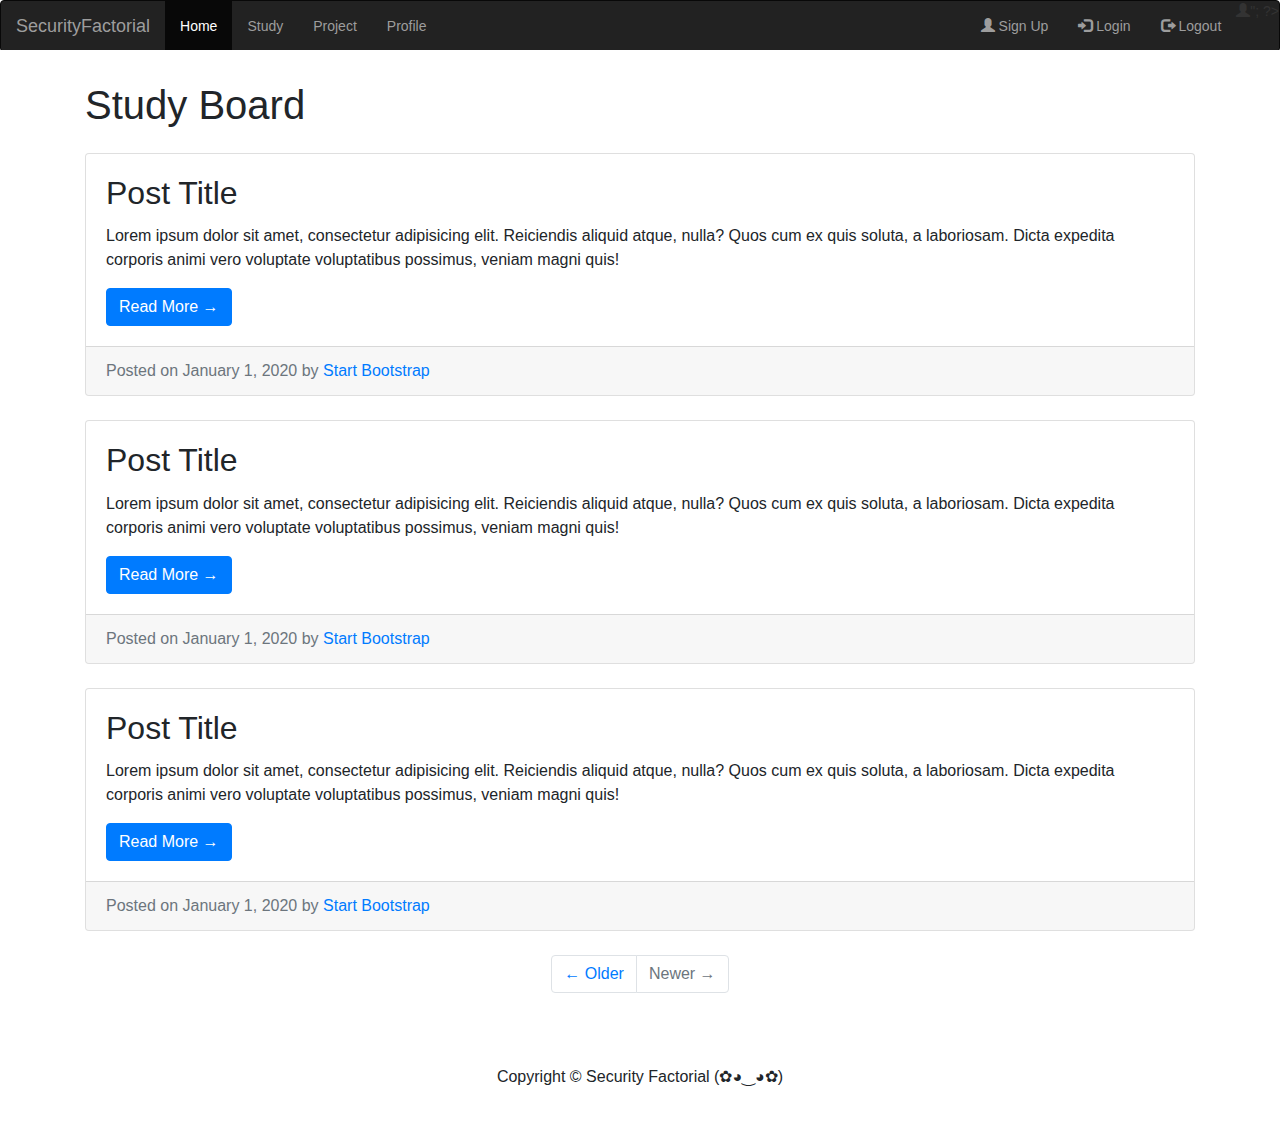
<file: html/board/index.html>
<!DOCTYPE html>
<html lang="en">
<head>
  <meta charset="utf-8">
  <meta name="viewport" content="width=device-width, initial-scale=1, shrink-to-fit=no">
  <meta name="description" content="">
  <meta name="author" content="">

  <title>Blog Home - Start Bootstrap Template</title>

  <!-- Bootstrap core CSS -->
  <link href="vendor/bootstrap/css/bootstrap.min.css" rel="stylesheet">

</head>

<body>
  <embed src="navbar.html" width="100%" height="50">
  <!-- Page Content -->
  <div class="container">

    <div class="row">

      <!-- Blog Entries Column -->
      <div class="col-md-12">

        <h1 class="my-4">Study Board</h1>

        <!-- Blog Post -->
        <div class="card mb-4">
          <div class="card-body">
            <h2 class="card-title">Post Title</h2>
            <p class="card-text">Lorem ipsum dolor sit amet, consectetur adipisicing elit. Reiciendis aliquid atque, nulla? Quos cum ex quis soluta, a laboriosam. Dicta expedita corporis animi vero voluptate voluptatibus possimus, veniam magni quis!</p>
            <a href="#" class="btn btn-primary">Read More &rarr;</a>
          </div>
          <div class="card-footer text-muted">
            Posted on January 1, 2020 by
            <a href="#">Start Bootstrap</a>
          </div>
        </div>

        <!-- Blog Post -->
        <div class="card mb-4">
          <div class="card-body">
            <h2 class="card-title">Post Title</h2>
            <p class="card-text">Lorem ipsum dolor sit amet, consectetur adipisicing elit. Reiciendis aliquid atque, nulla? Quos cum ex quis soluta, a laboriosam. Dicta expedita corporis animi vero voluptate voluptatibus possimus, veniam magni quis!</p>
            <a href="#" class="btn btn-primary">Read More &rarr;</a>
          </div>
          <div class="card-footer text-muted">
            Posted on January 1, 2020 by
            <a href="#">Start Bootstrap</a>
          </div>
        </div>

        <!-- Blog Post -->
        <div class="card mb-4">
          <div class="card-body">
            <h2 class="card-title">Post Title</h2>
            <p class="card-text">Lorem ipsum dolor sit amet, consectetur adipisicing elit. Reiciendis aliquid atque, nulla? Quos cum ex quis soluta, a laboriosam. Dicta expedita corporis animi vero voluptate voluptatibus possimus, veniam magni quis!</p>
            <a href="#" class="btn btn-primary">Read More &rarr;</a>
          </div>
          <div class="card-footer text-muted">
            Posted on January 1, 2020 by
            <a href="#">Start Bootstrap</a>
          </div>
        </div>

        <!-- Pagination -->
        <ul class="pagination justify-content-center mb-4">
          <li class="page-item">
            <a class="page-link" href="#">&larr; Older</a>
          </li>
          <li class="page-item disabled">
            <a class="page-link" href="#">Newer &rarr;</a>
          </li>
        </ul>

      </div>
  </div>
  <!-- /.container -->

  <!-- Footer -->
  <footer class="py-5">
    <div class="container">
      <p class="m-0 text-center">Copyright &copy; Security Factorial (✿◕‿◕✿)</p>
    </div>
    <!-- /.container -->
  </footer>

  <!-- Bootstrap core JavaScript -->
  <script src="vendor/jquery/jquery.min.js"></script>
  <script src="vendor/bootstrap/js/bootstrap.bundle.min.js"></script>

</body>

</html>
</file>
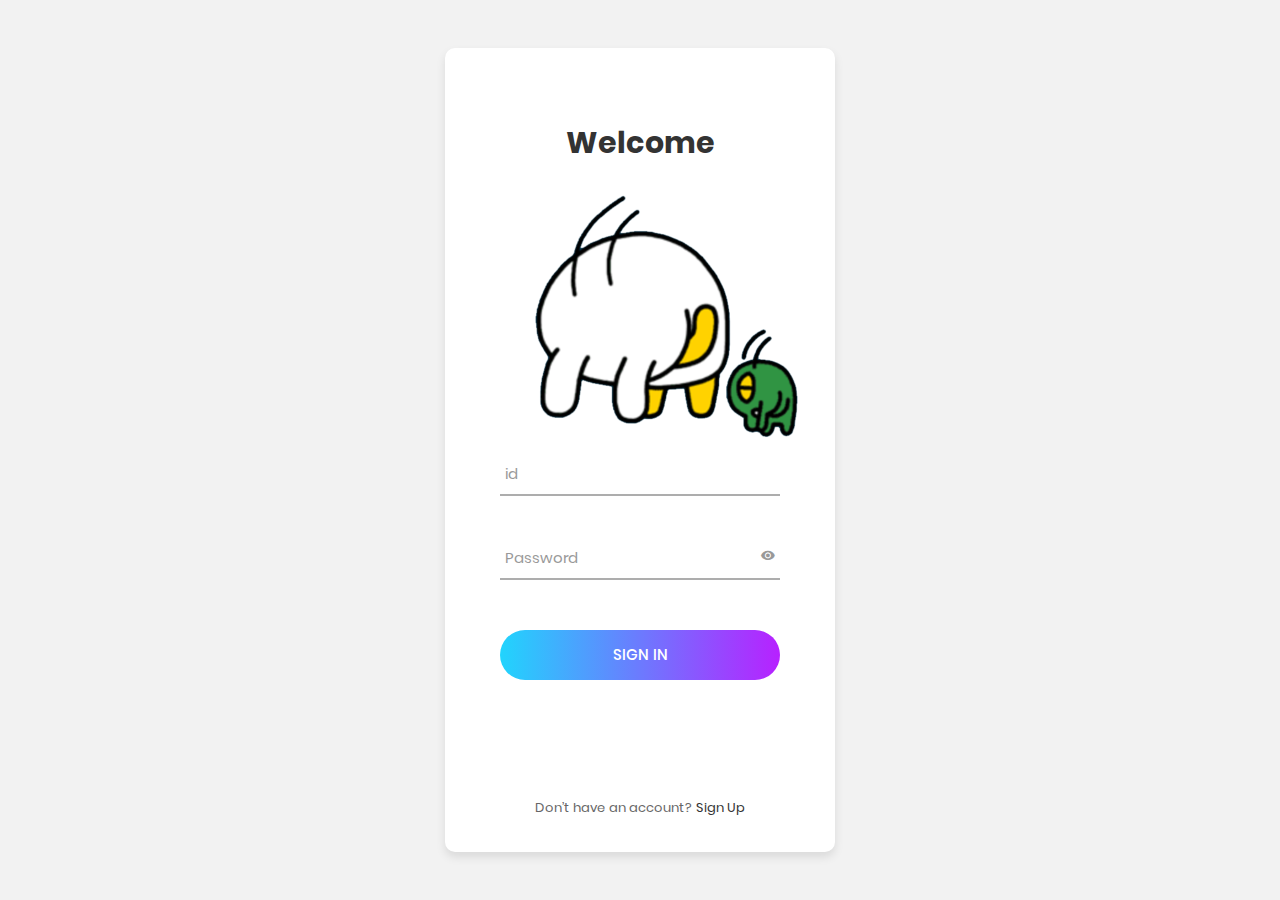
<file: html/LOGIN_~1/Login.html>
<!DOCTYPE html>
<html lang="en">
<head>
	<title>Login</title>
	<meta charset="UTF-8">
	<meta name="viewport" content="width=device-width, initial-scale=1">
<!--===============================================================================================-->	
	<link rel="icon" type="image/png" href="images/icons/favicon.ico"/>
<!--===============================================================================================-->
	<link rel="stylesheet" type="text/css" href="vendor/bootstrap/css/bootstrap.min.css">
<!--===============================================================================================-->
	<link rel="stylesheet" type="text/css" href="fonts/font-awesome-4.7.0/css/font-awesome.min.css">
<!--===============================================================================================-->
	<link rel="stylesheet" type="text/css" href="fonts/iconic/css/material-design-iconic-font.min.css">
<!--===============================================================================================-->
	<link rel="stylesheet" type="text/css" href="vendor/animate/animate.css">
<!--===============================================================================================-->	
	<link rel="stylesheet" type="text/css" href="vendor/css-hamburgers/hamburgers.min.css">
<!--===============================================================================================-->
	<link rel="stylesheet" type="text/css" href="vendor/animsition/css/animsition.min.css">
<!--===============================================================================================-->
	<link rel="stylesheet" type="text/css" href="vendor/select2/select2.min.css">
<!--===============================================================================================-->	
	<link rel="stylesheet" type="text/css" href="vendor/daterangepicker/daterangepicker.css">
<!--===============================================================================================-->
	<link rel="stylesheet" type="text/css" href="css/util.css">
	<link rel="stylesheet" type="text/css" href="css/main.css">
<!--===============================================================================================-->
</head>
<body>
	
	<div class="limiter">
		<div class="container-login100">
			<div class="wrap-login100">
				<form class="login100-form validate-form" action="../login/login.php" method="post">
					<span class="login100-form-title p-b-26">
						Welcome
					</span>
					<img src="images/icons/hi.png">

					<div class="wrap-input100 validate-input" data-validate = "Input id">
						<input class="input100" type="text" name="id" id="id">
						<span class="focus-input100" data-placeholder="id"></span>
					</div>

					<div class="wrap-input100 validate-input" data-validate="Enter password">
						<span class="btn-show-pass">
							<i class="zmdi zmdi-eye"></i>
						</span>
						<input class="input100" type="password" name="pass" id="pass">
						<span class="focus-input100" data-placeholder="Password"></span>
					</div>

					<div class="container-login100-form-btn">
						<div class="wrap-login100-form-btn">
							<div class="login100-form-bgbtn"></div>
							<button class="login100-form-btn">
								sign in
							</button>
						</div>
					</div>

					<div class="text-center p-t-115">
						<span class="txt1">
							Don’t have an account?
						</span>

						<a class="txt2" href="Register.html">
							Sign Up
						</a>
					</div>
				</form>
			</div>
		</div>
	</div>
	

	<div id="dropDownSelect1"></div>
	
<!--===============================================================================================-->
	<script src="vendor/jquery/jquery-3.2.1.min.js"></script>
<!--===============================================================================================-->
	<script src="vendor/animsition/js/animsition.min.js"></script>
<!--===============================================================================================-->
	<script src="vendor/bootstrap/js/popper.js"></script>
	<script src="vendor/bootstrap/js/bootstrap.min.js"></script>
<!--===============================================================================================-->
	<script src="vendor/select2/select2.min.js"></script>
<!--===============================================================================================-->
	<script src="vendor/daterangepicker/moment.min.js"></script>
	<script src="vendor/daterangepicker/daterangepicker.js"></script>
<!--===============================================================================================-->
	<script src="vendor/countdowntime/countdowntime.js"></script>
<!--===============================================================================================-->
	<script src="js/main.js"></script>

</body>
</html>
</file>
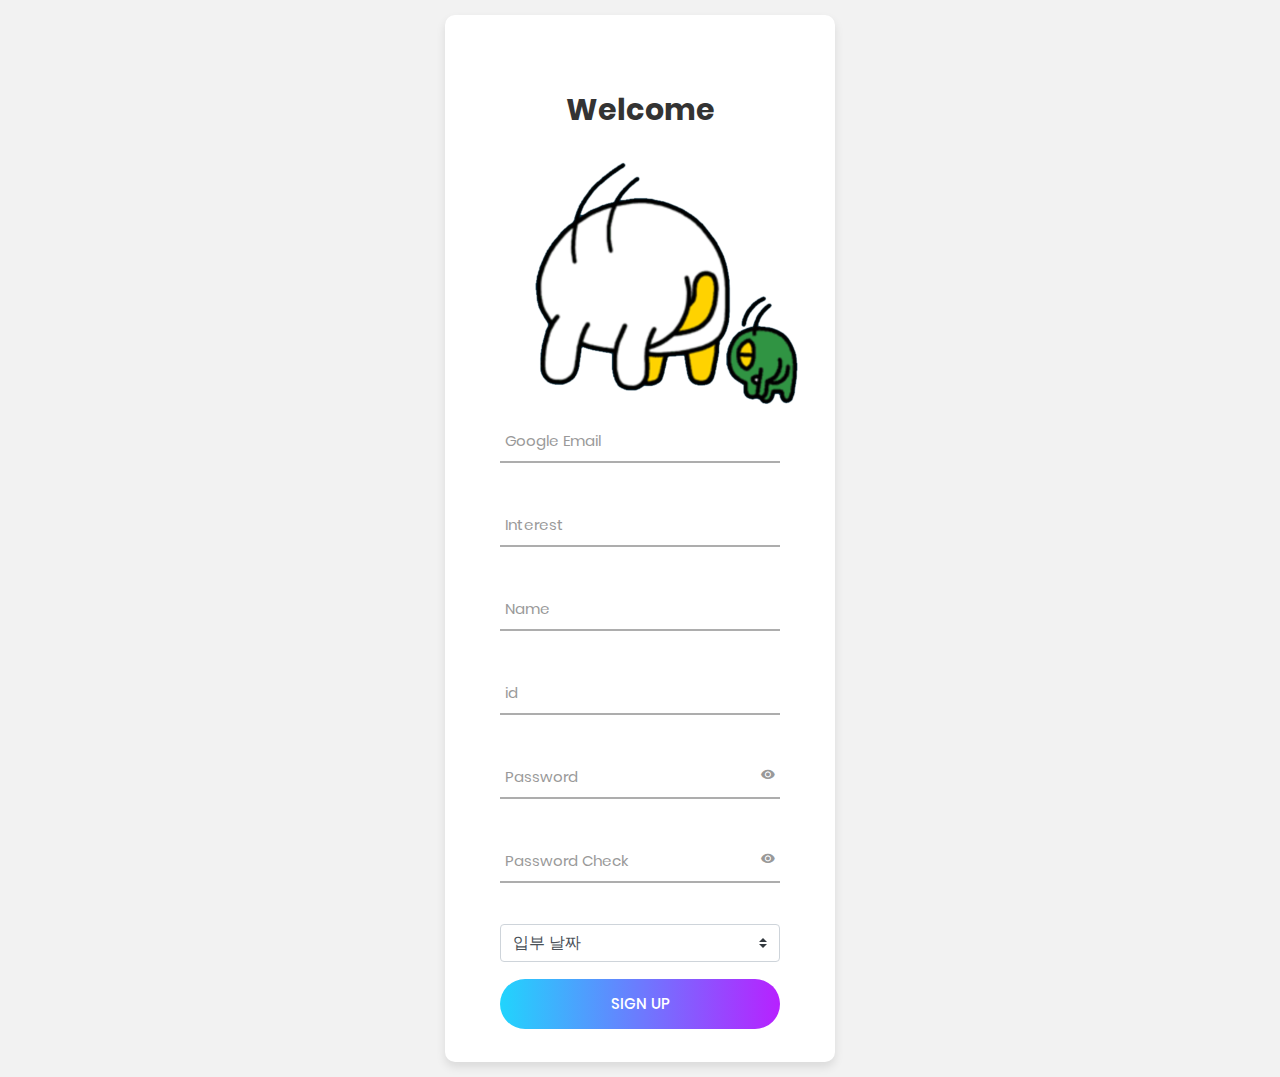
<file: html/LOGIN_~1/Register.html>
<!DOCTYPE html>
<html lang="en">
<head>
	<title>Register</title>
	<meta charset="UTF-8">
	<meta name="viewport" content="width=device-width, initial-scale=1">
<!--===============================================================================================-->	
	<link rel="icon" type="image/png" href="images/icons/favicon.ico"/>
<!--===============================================================================================-->
	<link rel="stylesheet" type="text/css" href="vendor/bootstrap/css/bootstrap.min.css">
<!--===============================================================================================-->
	<link rel="stylesheet" type="text/css" href="fonts/font-awesome-4.7.0/css/font-awesome.min.css">
<!--===============================================================================================-->
	<link rel="stylesheet" type="text/css" href="fonts/iconic/css/material-design-iconic-font.min.css">
<!--===============================================================================================-->
	<link rel="stylesheet" type="text/css" href="vendor/animate/animate.css">
<!--===============================================================================================-->	
	<link rel="stylesheet" type="text/css" href="vendor/css-hamburgers/hamburgers.min.css">
<!--===============================================================================================-->
	<link rel="stylesheet" type="text/css" href="vendor/animsition/css/animsition.min.css">
<!--===============================================================================================-->
	<link rel="stylesheet" type="text/css" href="vendor/select2/select2.min.css">
<!--===============================================================================================-->	
	<link rel="stylesheet" type="text/css" href="vendor/daterangepicker/daterangepicker.css">
<!--===============================================================================================-->
	<link rel="stylesheet" type="text/css" href="css/util.css">
	<link rel="stylesheet" type="text/css" href="css/main.css">
<!--===============================================================================================-->
<link rel="stylesheet" href="https://maxcdn.bootstrapcdn.com/bootstrap/4.0.0/css/bootstrap.min.css" integrity="sha384-Gn5384xqQ1aoWXA+058RXPxPg6fy4IWvTNh0E263XmFcJlSAwiGgFAW/dAiS6JXm" crossorigin="anonymous">
<!--===============================================================================================-->
</head>
<style>
select.custom-select { 
        -webkit-appearance: none; /* 네이티브 외형 감추기 */
        -moz-appearance: none; 
        appearance: none; 
        background: url(이미지 경로) no-repeat 95% 50%; /* 화살표 모양의 이미지 */ 
        } /* IE 10, 11의 네이티브 화살표 숨기기 */
        select::-ms-expand { display: none; }
</style>

<body>
	
	<div class="limiter">
		<div class="container-login100">
			<div class="wrap-login100">
				<form class="login100-form validate-form" action="../login/memberSave.php" method="post">
					<span class="login100-form-title p-b-26">
						Welcome
					</span>
					<img src="images/icons/hi.png">

					<div class="wrap-input100 validate-input" data-validate = "Valid email is: a@b.c">
						<input class="input100" type="text" name="email" id="email">
						<span class="focus-input100" data-placeholder="Google Email"></span>
					</div>
					<div class="wrap-input100 validate-input" data-validate="Enter Interest">
                                                <input class="input100" type="text" name="interest" id="interest">
                                                <span class="focus-input100" data-placeholder="Interest"></span>
                                        </div>

					<div class="wrap-input100 validate-input" data-validate="Enter Name">
						<input class="input100" type="text" name="name" id="name">
						<span class="focus-input100" data-placeholder="Name"></span>
                    </div>
                    
                    <div class="wrap-input100 validate-input" data-validate="Enter id">
						<input class="input100" type="text" name="id" id="id">
						<span class="focus-input100" data-placeholder="id"></span>
                    </div>
                    
                    <div class="wrap-input100 validate-input" data-validate="Enter password">
						<span class="btn-show-pass">
							<i class="zmdi zmdi-eye"></i>
						</span>
						<input class="input100" type="password" name="pass" id="pass">
						<span class="focus-input100" data-placeholder="Password"></span>
                    </div>
                    
                    <div class="wrap-input100 validate-input" data-validate="Enter password">
						<span class="btn-show-pass">
							<i class="zmdi zmdi-eye"></i>
						</span>
						<input class="input100" type="password" name="passcheck" id="passcheck">
						<span class="focus-input100" data-placeholder="Password Check"></span>
					</div>
					<select class="custom-select my-1 mr-sm-2" id="date" name="date">
							<option selected>입부 날짜</option>
						<option value="1">2016 년 1 학기</option>
						<option value="2">2016 년 2 학기</option>
						<option value="3">2017 년 1 학기</option>
						<option value="4">2017 년 2 학기</option>
						<option value="5">2018 년 1 학기</option>
						<option value="6">2018 년 2 학기</option>
						<option value="7">2019 년 1 학기</option>
						<option value="8">2019 년 2 학기</option>
						<option value="9">2020 년 1 학기</option>
						<option value="10">2020 년 2 학기</option>
					</select>

					<div class="container-login100-form-btn">
						<div class="wrap-login100-form-btn">
							<div class="login100-form-bgbtn"></div>
							<button class="login100-form-btn">
                                sign up
							</button>
						</div>
					</div>
				</form>
			</div>
		</div>
	</div>
	

	<div id="dropDownSelect1"></div>
	
<!--===============================================================================================-->
	<script src="vendor/jquery/jquery-3.2.1.min.js"></script>
<!--===============================================================================================-->
	<script src="vendor/animsition/js/animsition.min.js"></script>
<!--===============================================================================================-->
	<script src="vendor/bootstrap/js/popper.js"></script>
	<script src="vendor/bootstrap/js/bootstrap.min.js"></script>
<!--===============================================================================================-->
	<script src="vendor/select2/select2.min.js"></script>
<!--===============================================================================================-->
	<script src="vendor/daterangepicker/moment.min.js"></script>
	<script src="vendor/daterangepicker/daterangepicker.js"></script>
<!--===============================================================================================-->
	<script src="vendor/countdowntime/countdowntime.js"></script>
<!--===============================================================================================-->
	<script src="js/main.js"></script>

</body>
</html>
</file>
<file: html/LOGIN_~1/vendor/daterangepicker/daterangepicker.css>
.daterangepicker {
  position: absolute;
  color: inherit;
  background-color: #fff;
  border-radius: 4px;
  width: 278px;
  padding: 4px;
  margin-top: 1px;
  top: 100px;
  left: 20px;
  /* Calendars */ }
  .daterangepicker:before, .daterangepicker:after {
    position: absolute;
    display: inline-block;
    border-bottom-color: rgba(0, 0, 0, 0.2);
    content: ''; }
  .daterangepicker:before {
    top: -7px;
    border-right: 7px solid transparent;
    border-left: 7px solid transparent;
    border-bottom: 7px solid #ccc; }
  .daterangepicker:after {
    top: -6px;
    border-right: 6px solid transparent;
    border-bottom: 6px solid #fff;
    border-left: 6px solid transparent; }
  .daterangepicker.opensleft:before {
    right: 9px; }
  .daterangepicker.opensleft:after {
    right: 10px; }
  .daterangepicker.openscenter:before {
    left: 0;
    right: 0;
    width: 0;
    margin-left: auto;
    margin-right: auto; }
  .daterangepicker.openscenter:after {
    left: 0;
    right: 0;
    width: 0;
    margin-left: auto;
    margin-right: auto; }
  .daterangepicker.opensright:before {
    left: 9px; }
  .daterangepicker.opensright:after {
    left: 10px; }
  .daterangepicker.dropup {
    margin-top: -5px; }
    .daterangepicker.dropup:before {
      top: initial;
      bottom: -7px;
      border-bottom: initial;
      border-top: 7px solid #ccc; }
    .daterangepicker.dropup:after {
      top: initial;
      bottom: -6px;
      border-bottom: initial;
      border-top: 6px solid #fff; }
  .daterangepicker.dropdown-menu {
    max-width: none;
    z-index: 3001; }
  .daterangepicker.single .ranges, .daterangepicker.single .calendar {
    float: none; }
  .daterangepicker.show-calendar .calendar {
    display: block; }
  .daterangepicker .calendar {
    display: none;
    max-width: 270px;
    margin: 4px; }
    .daterangepicker .calendar.single .calendar-table {
      border: none; }
    .daterangepicker .calendar th, .daterangepicker .calendar td {
      white-space: nowrap;
      text-align: center;
      min-width: 32px; }
  .daterangepicker .calendar-table {
    border: 1px solid #fff;
    padding: 4px;
    border-radius: 4px;
    background-color: #fff; }
  .daterangepicker table {
    width: 100%;
    margin: 0; }
  .daterangepicker td, .daterangepicker th {
    text-align: center;
    width: 20px;
    height: 20px;
    border-radius: 4px;
    border: 1px solid transparent;
    white-space: nowrap;
    cursor: pointer; }
    .daterangepicker td.available:hover, .daterangepicker th.available:hover {
      background-color: #eee;
      border-color: transparent;
      color: inherit; }
    .daterangepicker td.week, .daterangepicker th.week {
      font-size: 80%;
      color: #ccc; }
  .daterangepicker td.off, .daterangepicker td.off.in-range, .daterangepicker td.off.start-date, .daterangepicker td.off.end-date {
    background-color: #fff;
    border-color: transparent;
    color: #999; }
  .daterangepicker td.in-range {
    background-color: #ebf4f8;
    border-color: transparent;
    color: #000;
    border-radius: 0; }
  .daterangepicker td.start-date {
    border-radius: 4px 0 0 4px; }
  .daterangepicker td.end-date {
    border-radius: 0 4px 4px 0; }
  .daterangepicker td.start-date.end-date {
    border-radius: 4px; }
  .daterangepicker td.active, .daterangepicker td.active:hover {
    background-color: #357ebd;
    border-color: transparent;
    color: #fff; }
  .daterangepicker th.month {
    width: auto; }
  .daterangepicker td.disabled, .daterangepicker option.disabled {
    color: #999;
    cursor: not-allowed;
    text-decoration: line-through; }
  .daterangepicker select.monthselect, .daterangepicker select.yearselect {
    font-size: 12px;
    padding: 1px;
    height: auto;
    margin: 0;
    cursor: default; }
  .daterangepicker select.monthselect {
    margin-right: 2%;
    width: 56%; }
  .daterangepicker select.yearselect {
    width: 40%; }
  .daterangepicker select.hourselect, .daterangepicker select.minuteselect, .daterangepicker select.secondselect, .daterangepicker select.ampmselect {
    width: 50px;
    margin-bottom: 0; }
  .daterangepicker .input-mini {
    border: 1px solid #ccc;
    border-radius: 4px;
    color: #555;
    height: 30px;
    line-height: 30px;
    display: block;
    vertical-align: middle;
    margin: 0 0 5px 0;
    padding: 0 6px 0 28px;
    width: 100%; }
    .daterangepicker .input-mini.active {
      border: 1px solid #08c;
      border-radius: 4px; }
  .daterangepicker .daterangepicker_input {
    position: relative; }
    .daterangepicker .daterangepicker_input i {
      position: absolute;
      left: 8px;
      top: 8px; }
  .daterangepicker.rtl .input-mini {
    padding-right: 28px;
    padding-left: 6px; }
  .daterangepicker.rtl .daterangepicker_input i {
    left: auto;
    right: 8px; }
  .daterangepicker .calendar-time {
    text-align: center;
    margin: 5px auto;
    line-height: 30px;
    position: relative;
    padding-left: 28px; }
    .daterangepicker .calendar-time select.disabled {
      color: #ccc;
      cursor: not-allowed; }

.ranges {
  font-size: 11px;
  float: none;
  margin: 4px;
  text-align: left; }
  .ranges ul {
    list-style: none;
    margin: 0 auto;
    padding: 0;
    width: 100%; }
  .ranges li {
    font-size: 13px;
    background-color: #f5f5f5;
    border: 1px solid #f5f5f5;
    border-radius: 4px;
    color: #08c;
    padding: 3px 12px;
    margin-bottom: 8px;
    cursor: pointer; }
    .ranges li:hover {
      background-color: #08c;
      border: 1px solid #08c;
      color: #fff; }
    .ranges li.active {
      background-color: #08c;
      border: 1px solid #08c;
      color: #fff; }

/*  Larger Screen Styling */
@media (min-width: 564px) {
  .daterangepicker {
    width: auto; }
    .daterangepicker .ranges ul {
      width: 160px; }
    .daterangepicker.single .ranges ul {
      width: 100%; }
    .daterangepicker.single .calendar.left {
      clear: none; }
    .daterangepicker.single.ltr .ranges, .daterangepicker.single.ltr .calendar {
      float: left; }
    .daterangepicker.single.rtl .ranges, .daterangepicker.single.rtl .calendar {
      float: right; }
    .daterangepicker.ltr {
      direction: ltr;
      text-align: left; }
      .daterangepicker.ltr .calendar.left {
        clear: left;
        margin-right: 0; }
        .daterangepicker.ltr .calendar.left .calendar-table {
          border-right: none;
          border-top-right-radius: 0;
          border-bottom-right-radius: 0; }
      .daterangepicker.ltr .calendar.right {
        margin-left: 0; }
        .daterangepicker.ltr .calendar.right .calendar-table {
          border-left: none;
          border-top-left-radius: 0;
          border-bottom-left-radius: 0; }
      .daterangepicker.ltr .left .daterangepicker_input {
        padding-right: 12px; }
      .daterangepicker.ltr .calendar.left .calendar-table {
        padding-right: 12px; }
      .daterangepicker.ltr .ranges, .daterangepicker.ltr .calendar {
        float: left; }
    .daterangepicker.rtl {
      direction: rtl;
      text-align: right; }
      .daterangepicker.rtl .calendar.left {
        clear: right;
        margin-left: 0; }
        .daterangepicker.rtl .calendar.left .calendar-table {
          border-left: none;
          border-top-left-radius: 0;
          border-bottom-left-radius: 0; }
      .daterangepicker.rtl .calendar.right {
        margin-right: 0; }
        .daterangepicker.rtl .calendar.right .calendar-table {
          border-right: none;
          border-top-right-radius: 0;
          border-bottom-right-radius: 0; }
      .daterangepicker.rtl .left .daterangepicker_input {
        padding-left: 12px; }
      .daterangepicker.rtl .calendar.left .calendar-table {
        padding-left: 12px; }
      .daterangepicker.rtl .ranges, .daterangepicker.rtl .calendar {
        text-align: right;
        float: right; } }
@media (min-width: 730px) {
  .daterangepicker .ranges {
    width: auto; }
  .daterangepicker.ltr .ranges {
    float: left; }
  .daterangepicker.rtl .ranges {
    float: right; }
  .daterangepicker .calendar.left {
    clear: none !important; } }
</file>
<file: html/LOGIN_~1/css/util.css>
/*[ FONT SIZE ]
///////////////////////////////////////////////////////////
*/
.fs-1 {font-size: 1px;}
.fs-2 {font-size: 2px;}
.fs-3 {font-size: 3px;}
.fs-4 {font-size: 4px;}
.fs-5 {font-size: 5px;}
.fs-6 {font-size: 6px;}
.fs-7 {font-size: 7px;}
.fs-8 {font-size: 8px;}
.fs-9 {font-size: 9px;}
.fs-10 {font-size: 10px;}
.fs-11 {font-size: 11px;}
.fs-12 {font-size: 12px;}
.fs-13 {font-size: 13px;}
.fs-14 {font-size: 14px;}
.fs-15 {font-size: 15px;}
.fs-16 {font-size: 16px;}
.fs-17 {font-size: 17px;}
.fs-18 {font-size: 18px;}
.fs-19 {font-size: 19px;}
.fs-20 {font-size: 20px;}
.fs-21 {font-size: 21px;}
.fs-22 {font-size: 22px;}
.fs-23 {font-size: 23px;}
.fs-24 {font-size: 24px;}
.fs-25 {font-size: 25px;}
.fs-26 {font-size: 26px;}
.fs-27 {font-size: 27px;}
.fs-28 {font-size: 28px;}
.fs-29 {font-size: 29px;}
.fs-30 {font-size: 30px;}
.fs-31 {font-size: 31px;}
.fs-32 {font-size: 32px;}
.fs-33 {font-size: 33px;}
.fs-34 {font-size: 34px;}
.fs-35 {font-size: 35px;}
.fs-36 {font-size: 36px;}
.fs-37 {font-size: 37px;}
.fs-38 {font-size: 38px;}
.fs-39 {font-size: 39px;}
.fs-40 {font-size: 40px;}
.fs-41 {font-size: 41px;}
.fs-42 {font-size: 42px;}
.fs-43 {font-size: 43px;}
.fs-44 {font-size: 44px;}
.fs-45 {font-size: 45px;}
.fs-46 {font-size: 46px;}
.fs-47 {font-size: 47px;}
.fs-48 {font-size: 48px;}
.fs-49 {font-size: 49px;}
.fs-50 {font-size: 50px;}
.fs-51 {font-size: 51px;}
.fs-52 {font-size: 52px;}
.fs-53 {font-size: 53px;}
.fs-54 {font-size: 54px;}
.fs-55 {font-size: 55px;}
.fs-56 {font-size: 56px;}
.fs-57 {font-size: 57px;}
.fs-58 {font-size: 58px;}
.fs-59 {font-size: 59px;}
.fs-60 {font-size: 60px;}
.fs-61 {font-size: 61px;}
.fs-62 {font-size: 62px;}
.fs-63 {font-size: 63px;}
.fs-64 {font-size: 64px;}
.fs-65 {font-size: 65px;}
.fs-66 {font-size: 66px;}
.fs-67 {font-size: 67px;}
.fs-68 {font-size: 68px;}
.fs-69 {font-size: 69px;}
.fs-70 {font-size: 70px;}
.fs-71 {font-size: 71px;}
.fs-72 {font-size: 72px;}
.fs-73 {font-size: 73px;}
.fs-74 {font-size: 74px;}
.fs-75 {font-size: 75px;}
.fs-76 {font-size: 76px;}
.fs-77 {font-size: 77px;}
.fs-78 {font-size: 78px;}
.fs-79 {font-size: 79px;}
.fs-80 {font-size: 80px;}
.fs-81 {font-size: 81px;}
.fs-82 {font-size: 82px;}
.fs-83 {font-size: 83px;}
.fs-84 {font-size: 84px;}
.fs-85 {font-size: 85px;}
.fs-86 {font-size: 86px;}
.fs-87 {font-size: 87px;}
.fs-88 {font-size: 88px;}
.fs-89 {font-size: 89px;}
.fs-90 {font-size: 90px;}
.fs-91 {font-size: 91px;}
.fs-92 {font-size: 92px;}
.fs-93 {font-size: 93px;}
.fs-94 {font-size: 94px;}
.fs-95 {font-size: 95px;}
.fs-96 {font-size: 96px;}
.fs-97 {font-size: 97px;}
.fs-98 {font-size: 98px;}
.fs-99 {font-size: 99px;}
.fs-100 {font-size: 100px;}
.fs-101 {font-size: 101px;}
.fs-102 {font-size: 102px;}
.fs-103 {font-size: 103px;}
.fs-104 {font-size: 104px;}
.fs-105 {font-size: 105px;}
.fs-106 {font-size: 106px;}
.fs-107 {font-size: 107px;}
.fs-108 {font-size: 108px;}
.fs-109 {font-size: 109px;}
.fs-110 {font-size: 110px;}
.fs-111 {font-size: 111px;}
.fs-112 {font-size: 112px;}
.fs-113 {font-size: 113px;}
.fs-114 {font-size: 114px;}
.fs-115 {font-size: 115px;}
.fs-116 {font-size: 116px;}
.fs-117 {font-size: 117px;}
.fs-118 {font-size: 118px;}
.fs-119 {font-size: 119px;}
.fs-120 {font-size: 120px;}
.fs-121 {font-size: 121px;}
.fs-122 {font-size: 122px;}
.fs-123 {font-size: 123px;}
.fs-124 {font-size: 124px;}
.fs-125 {font-size: 125px;}
.fs-126 {font-size: 126px;}
.fs-127 {font-size: 127px;}
.fs-128 {font-size: 128px;}
.fs-129 {font-size: 129px;}
.fs-130 {font-size: 130px;}
.fs-131 {font-size: 131px;}
.fs-132 {font-size: 132px;}
.fs-133 {font-size: 133px;}
.fs-134 {font-size: 134px;}
.fs-135 {font-size: 135px;}
.fs-136 {font-size: 136px;}
.fs-137 {font-size: 137px;}
.fs-138 {font-size: 138px;}
.fs-139 {font-size: 139px;}
.fs-140 {font-size: 140px;}
.fs-141 {font-size: 141px;}
.fs-142 {font-size: 142px;}
.fs-143 {font-size: 143px;}
.fs-144 {font-size: 144px;}
.fs-145 {font-size: 145px;}
.fs-146 {font-size: 146px;}
.fs-147 {font-size: 147px;}
.fs-148 {font-size: 148px;}
.fs-149 {font-size: 149px;}
.fs-150 {font-size: 150px;}
.fs-151 {font-size: 151px;}
.fs-152 {font-size: 152px;}
.fs-153 {font-size: 153px;}
.fs-154 {font-size: 154px;}
.fs-155 {font-size: 155px;}
.fs-156 {font-size: 156px;}
.fs-157 {font-size: 157px;}
.fs-158 {font-size: 158px;}
.fs-159 {font-size: 159px;}
.fs-160 {font-size: 160px;}
.fs-161 {font-size: 161px;}
.fs-162 {font-size: 162px;}
.fs-163 {font-size: 163px;}
.fs-164 {font-size: 164px;}
.fs-165 {font-size: 165px;}
.fs-166 {font-size: 166px;}
.fs-167 {font-size: 167px;}
.fs-168 {font-size: 168px;}
.fs-169 {font-size: 169px;}
.fs-170 {font-size: 170px;}
.fs-171 {font-size: 171px;}
.fs-172 {font-size: 172px;}
.fs-173 {font-size: 173px;}
.fs-174 {font-size: 174px;}
.fs-175 {font-size: 175px;}
.fs-176 {font-size: 176px;}
.fs-177 {font-size: 177px;}
.fs-178 {font-size: 178px;}
.fs-179 {font-size: 179px;}
.fs-180 {font-size: 180px;}
.fs-181 {font-size: 181px;}
.fs-182 {font-size: 182px;}
.fs-183 {font-size: 183px;}
.fs-184 {font-size: 184px;}
.fs-185 {font-size: 185px;}
.fs-186 {font-size: 186px;}
.fs-187 {font-size: 187px;}
.fs-188 {font-size: 188px;}
.fs-189 {font-size: 189px;}
.fs-190 {font-size: 190px;}
.fs-191 {font-size: 191px;}
.fs-192 {font-size: 192px;}
.fs-193 {font-size: 193px;}
.fs-194 {font-size: 194px;}
.fs-195 {font-size: 195px;}
.fs-196 {font-size: 196px;}
.fs-197 {font-size: 197px;}
.fs-198 {font-size: 198px;}
.fs-199 {font-size: 199px;}
.fs-200 {font-size: 200px;}

/*[ PADDING ]
///////////////////////////////////////////////////////////
*/
.p-t-0 {padding-top: 0px;}
.p-t-1 {padding-top: 1px;}
.p-t-2 {padding-top: 2px;}
.p-t-3 {padding-top: 3px;}
.p-t-4 {padding-top: 4px;}
.p-t-5 {padding-top: 5px;}
.p-t-6 {padding-top: 6px;}
.p-t-7 {padding-top: 7px;}
.p-t-8 {padding-top: 8px;}
.p-t-9 {padding-top: 9px;}
.p-t-10 {padding-top: 10px;}
.p-t-11 {padding-top: 11px;}
.p-t-12 {padding-top: 12px;}
.p-t-13 {padding-top: 13px;}
.p-t-14 {padding-top: 14px;}
.p-t-15 {padding-top: 15px;}
.p-t-16 {padding-top: 16px;}
.p-t-17 {padding-top: 17px;}
.p-t-18 {padding-top: 18px;}
.p-t-19 {padding-top: 19px;}
.p-t-20 {padding-top: 20px;}
.p-t-21 {padding-top: 21px;}
.p-t-22 {padding-top: 22px;}
.p-t-23 {padding-top: 23px;}
.p-t-24 {padding-top: 24px;}
.p-t-25 {padding-top: 25px;}
.p-t-26 {padding-top: 26px;}
.p-t-27 {padding-top: 27px;}
.p-t-28 {padding-top: 28px;}
.p-t-29 {padding-top: 29px;}
.p-t-30 {padding-top: 30px;}
.p-t-31 {padding-top: 31px;}
.p-t-32 {padding-top: 32px;}
.p-t-33 {padding-top: 33px;}
.p-t-34 {padding-top: 34px;}
.p-t-35 {padding-top: 35px;}
.p-t-36 {padding-top: 36px;}
.p-t-37 {padding-top: 37px;}
.p-t-38 {padding-top: 38px;}
.p-t-39 {padding-top: 39px;}
.p-t-40 {padding-top: 40px;}
.p-t-41 {padding-top: 41px;}
.p-t-42 {padding-top: 42px;}
.p-t-43 {padding-top: 43px;}
.p-t-44 {padding-top: 44px;}
.p-t-45 {padding-top: 45px;}
.p-t-46 {padding-top: 46px;}
.p-t-47 {padding-top: 47px;}
.p-t-48 {padding-top: 48px;}
.p-t-49 {padding-top: 49px;}
.p-t-50 {padding-top: 50px;}
.p-t-51 {padding-top: 51px;}
.p-t-52 {padding-top: 52px;}
.p-t-53 {padding-top: 53px;}
.p-t-54 {padding-top: 54px;}
.p-t-55 {padding-top: 55px;}
.p-t-56 {padding-top: 56px;}
.p-t-57 {padding-top: 57px;}
.p-t-58 {padding-top: 58px;}
.p-t-59 {padding-top: 59px;}
.p-t-60 {padding-top: 60px;}
.p-t-61 {padding-top: 61px;}
.p-t-62 {padding-top: 62px;}
.p-t-63 {padding-top: 63px;}
.p-t-64 {padding-top: 64px;}
.p-t-65 {padding-top: 65px;}
.p-t-66 {padding-top: 66px;}
.p-t-67 {padding-top: 67px;}
.p-t-68 {padding-top: 68px;}
.p-t-69 {padding-top: 69px;}
.p-t-70 {padding-top: 70px;}
.p-t-71 {padding-top: 71px;}
.p-t-72 {padding-top: 72px;}
.p-t-73 {padding-top: 73px;}
.p-t-74 {padding-top: 74px;}
.p-t-75 {padding-top: 75px;}
.p-t-76 {padding-top: 76px;}
.p-t-77 {padding-top: 77px;}
.p-t-78 {padding-top: 78px;}
.p-t-79 {padding-top: 79px;}
.p-t-80 {padding-top: 80px;}
.p-t-81 {padding-top: 81px;}
.p-t-82 {padding-top: 82px;}
.p-t-83 {padding-top: 83px;}
.p-t-84 {padding-top: 84px;}
.p-t-85 {padding-top: 85px;}
.p-t-86 {padding-top: 86px;}
.p-t-87 {padding-top: 87px;}
.p-t-88 {padding-top: 88px;}
.p-t-89 {padding-top: 89px;}
.p-t-90 {padding-top: 90px;}
.p-t-91 {padding-top: 91px;}
.p-t-92 {padding-top: 92px;}
.p-t-93 {padding-top: 93px;}
.p-t-94 {padding-top: 94px;}
.p-t-95 {padding-top: 95px;}
.p-t-96 {padding-top: 96px;}
.p-t-97 {padding-top: 97px;}
.p-t-98 {padding-top: 98px;}
.p-t-99 {padding-top: 99px;}
.p-t-100 {padding-top: 100px;}
.p-t-101 {padding-top: 101px;}
.p-t-102 {padding-top: 102px;}
.p-t-103 {padding-top: 103px;}
.p-t-104 {padding-top: 104px;}
.p-t-105 {padding-top: 105px;}
.p-t-106 {padding-top: 106px;}
.p-t-107 {padding-top: 107px;}
.p-t-108 {padding-top: 108px;}
.p-t-109 {padding-top: 109px;}
.p-t-110 {padding-top: 110px;}
.p-t-111 {padding-top: 111px;}
.p-t-112 {padding-top: 112px;}
.p-t-113 {padding-top: 113px;}
.p-t-114 {padding-top: 114px;}
.p-t-115 {padding-top: 115px;}
.p-t-116 {padding-top: 116px;}
.p-t-117 {padding-top: 117px;}
.p-t-118 {padding-top: 118px;}
.p-t-119 {padding-top: 119px;}
.p-t-120 {padding-top: 120px;}
.p-t-121 {padding-top: 121px;}
.p-t-122 {padding-top: 122px;}
.p-t-123 {padding-top: 123px;}
.p-t-124 {padding-top: 124px;}
.p-t-125 {padding-top: 125px;}
.p-t-126 {padding-top: 126px;}
.p-t-127 {padding-top: 127px;}
.p-t-128 {padding-top: 128px;}
.p-t-129 {padding-top: 129px;}
.p-t-130 {padding-top: 130px;}
.p-t-131 {padding-top: 131px;}
.p-t-132 {padding-top: 132px;}
.p-t-133 {padding-top: 133px;}
.p-t-134 {padding-top: 134px;}
.p-t-135 {padding-top: 135px;}
.p-t-136 {padding-top: 136px;}
.p-t-137 {padding-top: 137px;}
.p-t-138 {padding-top: 138px;}
.p-t-139 {padding-top: 139px;}
.p-t-140 {padding-top: 140px;}
.p-t-141 {padding-top: 141px;}
.p-t-142 {padding-top: 142px;}
.p-t-143 {padding-top: 143px;}
.p-t-144 {padding-top: 144px;}
.p-t-145 {padding-top: 145px;}
.p-t-146 {padding-top: 146px;}
.p-t-147 {padding-top: 147px;}
.p-t-148 {padding-top: 148px;}
.p-t-149 {padding-top: 149px;}
.p-t-150 {padding-top: 150px;}
.p-t-151 {padding-top: 151px;}
.p-t-152 {padding-top: 152px;}
.p-t-153 {padding-top: 153px;}
.p-t-154 {padding-top: 154px;}
.p-t-155 {padding-top: 155px;}
.p-t-156 {padding-top: 156px;}
.p-t-157 {padding-top: 157px;}
.p-t-158 {padding-top: 158px;}
.p-t-159 {padding-top: 159px;}
.p-t-160 {padding-top: 160px;}
.p-t-161 {padding-top: 161px;}
.p-t-162 {padding-top: 162px;}
.p-t-163 {padding-top: 163px;}
.p-t-164 {padding-top: 164px;}
.p-t-165 {padding-top: 165px;}
.p-t-166 {padding-top: 166px;}
.p-t-167 {padding-top: 167px;}
.p-t-168 {padding-top: 168px;}
.p-t-169 {padding-top: 169px;}
.p-t-170 {padding-top: 170px;}
.p-t-171 {padding-top: 171px;}
.p-t-172 {padding-top: 172px;}
.p-t-173 {padding-top: 173px;}
.p-t-174 {padding-top: 174px;}
.p-t-175 {padding-top: 175px;}
.p-t-176 {padding-top: 176px;}
.p-t-177 {padding-top: 177px;}
.p-t-178 {padding-top: 178px;}
.p-t-179 {padding-top: 179px;}
.p-t-180 {padding-top: 180px;}
.p-t-181 {padding-top: 181px;}
.p-t-182 {padding-top: 182px;}
.p-t-183 {padding-top: 183px;}
.p-t-184 {padding-top: 184px;}
.p-t-185 {padding-top: 185px;}
.p-t-186 {padding-top: 186px;}
.p-t-187 {padding-top: 187px;}
.p-t-188 {padding-top: 188px;}
.p-t-189 {padding-top: 189px;}
.p-t-190 {padding-top: 190px;}
.p-t-191 {padding-top: 191px;}
.p-t-192 {padding-top: 192px;}
.p-t-193 {padding-top: 193px;}
.p-t-194 {padding-top: 194px;}
.p-t-195 {padding-top: 195px;}
.p-t-196 {padding-top: 196px;}
.p-t-197 {padding-top: 197px;}
.p-t-198 {padding-top: 198px;}
.p-t-199 {padding-top: 199px;}
.p-t-200 {padding-top: 200px;}
.p-t-201 {padding-top: 201px;}
.p-t-202 {padding-top: 202px;}
.p-t-203 {padding-top: 203px;}
.p-t-204 {padding-top: 204px;}
.p-t-205 {padding-top: 205px;}
.p-t-206 {padding-top: 206px;}
.p-t-207 {padding-top: 207px;}
.p-t-208 {padding-top: 208px;}
.p-t-209 {padding-top: 209px;}
.p-t-210 {padding-top: 210px;}
.p-t-211 {padding-top: 211px;}
.p-t-212 {padding-top: 212px;}
.p-t-213 {padding-top: 213px;}
.p-t-214 {padding-top: 214px;}
.p-t-215 {padding-top: 215px;}
.p-t-216 {padding-top: 216px;}
.p-t-217 {padding-top: 217px;}
.p-t-218 {padding-top: 218px;}
.p-t-219 {padding-top: 219px;}
.p-t-220 {padding-top: 220px;}
.p-t-221 {padding-top: 221px;}
.p-t-222 {padding-top: 222px;}
.p-t-223 {padding-top: 223px;}
.p-t-224 {padding-top: 224px;}
.p-t-225 {padding-top: 225px;}
.p-t-226 {padding-top: 226px;}
.p-t-227 {padding-top: 227px;}
.p-t-228 {padding-top: 228px;}
.p-t-229 {padding-top: 229px;}
.p-t-230 {padding-top: 230px;}
.p-t-231 {padding-top: 231px;}
.p-t-232 {padding-top: 232px;}
.p-t-233 {padding-top: 233px;}
.p-t-234 {padding-top: 234px;}
.p-t-235 {padding-top: 235px;}
.p-t-236 {padding-top: 236px;}
.p-t-237 {padding-top: 237px;}
.p-t-238 {padding-top: 238px;}
.p-t-239 {padding-top: 239px;}
.p-t-240 {padding-top: 240px;}
.p-t-241 {padding-top: 241px;}
.p-t-242 {padding-top: 242px;}
.p-t-243 {padding-top: 243px;}
.p-t-244 {padding-top: 244px;}
.p-t-245 {padding-top: 245px;}
.p-t-246 {padding-top: 246px;}
.p-t-247 {padding-top: 247px;}
.p-t-248 {padding-top: 248px;}
.p-t-249 {padding-top: 249px;}
.p-t-250 {padding-top: 250px;}
.p-b-0 {padding-bottom: 0px;}
.p-b-1 {padding-bottom: 1px;}
.p-b-2 {padding-bottom: 2px;}
.p-b-3 {padding-bottom: 3px;}
.p-b-4 {padding-bottom: 4px;}
.p-b-5 {padding-bottom: 5px;}
.p-b-6 {padding-bottom: 6px;}
.p-b-7 {padding-bottom: 7px;}
.p-b-8 {padding-bottom: 8px;}
.p-b-9 {padding-bottom: 9px;}
.p-b-10 {padding-bottom: 10px;}
.p-b-11 {padding-bottom: 11px;}
.p-b-12 {padding-bottom: 12px;}
.p-b-13 {padding-bottom: 13px;}
.p-b-14 {padding-bottom: 14px;}
.p-b-15 {padding-bottom: 15px;}
.p-b-16 {padding-bottom: 16px;}
.p-b-17 {padding-bottom: 17px;}
.p-b-18 {padding-bottom: 18px;}
.p-b-19 {padding-bottom: 19px;}
.p-b-20 {padding-bottom: 20px;}
.p-b-21 {padding-bottom: 21px;}
.p-b-22 {padding-bottom: 22px;}
.p-b-23 {padding-bottom: 23px;}
.p-b-24 {padding-bottom: 24px;}
.p-b-25 {padding-bottom: 25px;}
.p-b-26 {padding-bottom: 26px;}
.p-b-27 {padding-bottom: 27px;}
.p-b-28 {padding-bottom: 28px;}
.p-b-29 {padding-bottom: 29px;}
.p-b-30 {padding-bottom: 30px;}
.p-b-31 {padding-bottom: 31px;}
.p-b-32 {padding-bottom: 32px;}
.p-b-33 {padding-bottom: 33px;}
.p-b-34 {padding-bottom: 34px;}
.p-b-35 {padding-bottom: 35px;}
.p-b-36 {padding-bottom: 36px;}
.p-b-37 {padding-bottom: 37px;}
.p-b-38 {padding-bottom: 38px;}
.p-b-39 {padding-bottom: 39px;}
.p-b-40 {padding-bottom: 40px;}
.p-b-41 {padding-bottom: 41px;}
.p-b-42 {padding-bottom: 42px;}
.p-b-43 {padding-bottom: 43px;}
.p-b-44 {padding-bottom: 44px;}
.p-b-45 {padding-bottom: 45px;}
.p-b-46 {padding-bottom: 46px;}
.p-b-47 {padding-bottom: 47px;}
.p-b-48 {padding-bottom: 48px;}
.p-b-49 {padding-bottom: 49px;}
.p-b-50 {padding-bottom: 50px;}
.p-b-51 {padding-bottom: 51px;}
.p-b-52 {padding-bottom: 52px;}
.p-b-53 {padding-bottom: 53px;}
.p-b-54 {padding-bottom: 54px;}
.p-b-55 {padding-bottom: 55px;}
.p-b-56 {padding-bottom: 56px;}
.p-b-57 {padding-bottom: 57px;}
.p-b-58 {padding-bottom: 58px;}
.p-b-59 {padding-bottom: 59px;}
.p-b-60 {padding-bottom: 60px;}
.p-b-61 {padding-bottom: 61px;}
.p-b-62 {padding-bottom: 62px;}
.p-b-63 {padding-bottom: 63px;}
.p-b-64 {padding-bottom: 64px;}
.p-b-65 {padding-bottom: 65px;}
.p-b-66 {padding-bottom: 66px;}
.p-b-67 {padding-bottom: 67px;}
.p-b-68 {padding-bottom: 68px;}
.p-b-69 {padding-bottom: 69px;}
.p-b-70 {padding-bottom: 70px;}
.p-b-71 {padding-bottom: 71px;}
.p-b-72 {padding-bottom: 72px;}
.p-b-73 {padding-bottom: 73px;}
.p-b-74 {padding-bottom: 74px;}
.p-b-75 {padding-bottom: 75px;}
.p-b-76 {padding-bottom: 76px;}
.p-b-77 {padding-bottom: 77px;}
.p-b-78 {padding-bottom: 78px;}
.p-b-79 {padding-bottom: 79px;}
.p-b-80 {padding-bottom: 80px;}
.p-b-81 {padding-bottom: 81px;}
.p-b-82 {padding-bottom: 82px;}
.p-b-83 {padding-bottom: 83px;}
.p-b-84 {padding-bottom: 84px;}
.p-b-85 {padding-bottom: 85px;}
.p-b-86 {padding-bottom: 86px;}
.p-b-87 {padding-bottom: 87px;}
.p-b-88 {padding-bottom: 88px;}
.p-b-89 {padding-bottom: 89px;}
.p-b-90 {padding-bottom: 90px;}
.p-b-91 {padding-bottom: 91px;}
.p-b-92 {padding-bottom: 92px;}
.p-b-93 {padding-bottom: 93px;}
.p-b-94 {padding-bottom: 94px;}
.p-b-95 {padding-bottom: 95px;}
.p-b-96 {padding-bottom: 96px;}
.p-b-97 {padding-bottom: 97px;}
.p-b-98 {padding-bottom: 98px;}
.p-b-99 {padding-bottom: 99px;}
.p-b-100 {padding-bottom: 100px;}
.p-b-101 {padding-bottom: 101px;}
.p-b-102 {padding-bottom: 102px;}
.p-b-103 {padding-bottom: 103px;}
.p-b-104 {padding-bottom: 104px;}
.p-b-105 {padding-bottom: 105px;}
.p-b-106 {padding-bottom: 106px;}
.p-b-107 {padding-bottom: 107px;}
.p-b-108 {padding-bottom: 108px;}
.p-b-109 {padding-bottom: 109px;}
.p-b-110 {padding-bottom: 110px;}
.p-b-111 {padding-bottom: 111px;}
.p-b-112 {padding-bottom: 112px;}
.p-b-113 {padding-bottom: 113px;}
.p-b-114 {padding-bottom: 114px;}
.p-b-115 {padding-bottom: 115px;}
.p-b-116 {padding-bottom: 116px;}
.p-b-117 {padding-bottom: 117px;}
.p-b-118 {padding-bottom: 118px;}
.p-b-119 {padding-bottom: 119px;}
.p-b-120 {padding-bottom: 120px;}
.p-b-121 {padding-bottom: 121px;}
.p-b-122 {padding-bottom: 122px;}
.p-b-123 {padding-bottom: 123px;}
.p-b-124 {padding-bottom: 124px;}
.p-b-125 {padding-bottom: 125px;}
.p-b-126 {padding-bottom: 126px;}
.p-b-127 {padding-bottom: 127px;}
.p-b-128 {padding-bottom: 128px;}
.p-b-129 {padding-bottom: 129px;}
.p-b-130 {padding-bottom: 130px;}
.p-b-131 {padding-bottom: 131px;}
.p-b-132 {padding-bottom: 132px;}
.p-b-133 {padding-bottom: 133px;}
.p-b-134 {padding-bottom: 134px;}
.p-b-135 {padding-bottom: 135px;}
.p-b-136 {padding-bottom: 136px;}
.p-b-137 {padding-bottom: 137px;}
.p-b-138 {padding-bottom: 138px;}
.p-b-139 {padding-bottom: 139px;}
.p-b-140 {padding-bottom: 140px;}
.p-b-141 {padding-bottom: 141px;}
.p-b-142 {padding-bottom: 142px;}
.p-b-143 {padding-bottom: 143px;}
.p-b-144 {padding-bottom: 144px;}
.p-b-145 {padding-bottom: 145px;}
.p-b-146 {padding-bottom: 146px;}
.p-b-147 {padding-bottom: 147px;}
.p-b-148 {padding-bottom: 148px;}
.p-b-149 {padding-bottom: 149px;}
.p-b-150 {padding-bottom: 150px;}
.p-b-151 {padding-bottom: 151px;}
.p-b-152 {padding-bottom: 152px;}
.p-b-153 {padding-bottom: 153px;}
.p-b-154 {padding-bottom: 154px;}
.p-b-155 {padding-bottom: 155px;}
.p-b-156 {padding-bottom: 156px;}
.p-b-157 {padding-bottom: 157px;}
.p-b-158 {padding-bottom: 158px;}
.p-b-159 {padding-bottom: 159px;}
.p-b-160 {padding-bottom: 160px;}
.p-b-161 {padding-bottom: 161px;}
.p-b-162 {padding-bottom: 162px;}
.p-b-163 {padding-bottom: 163px;}
.p-b-164 {padding-bottom: 164px;}
.p-b-165 {padding-bottom: 165px;}
.p-b-166 {padding-bottom: 166px;}
.p-b-167 {padding-bottom: 167px;}
.p-b-168 {padding-bottom: 168px;}
.p-b-169 {padding-bottom: 169px;}
.p-b-170 {padding-bottom: 170px;}
.p-b-171 {padding-bottom: 171px;}
.p-b-172 {padding-bottom: 172px;}
.p-b-173 {padding-bottom: 173px;}
.p-b-174 {padding-bottom: 174px;}
.p-b-175 {padding-bottom: 175px;}
.p-b-176 {padding-bottom: 176px;}
.p-b-177 {padding-bottom: 177px;}
.p-b-178 {padding-bottom: 178px;}
.p-b-179 {padding-bottom: 179px;}
.p-b-180 {padding-bottom: 180px;}
.p-b-181 {padding-bottom: 181px;}
.p-b-182 {padding-bottom: 182px;}
.p-b-183 {padding-bottom: 183px;}
.p-b-184 {padding-bottom: 184px;}
.p-b-185 {padding-bottom: 185px;}
.p-b-186 {padding-bottom: 186px;}
.p-b-187 {padding-bottom: 187px;}
.p-b-188 {padding-bottom: 188px;}
.p-b-189 {padding-bottom: 189px;}
.p-b-190 {padding-bottom: 190px;}
.p-b-191 {padding-bottom: 191px;}
.p-b-192 {padding-bottom: 192px;}
.p-b-193 {padding-bottom: 193px;}
.p-b-194 {padding-bottom: 194px;}
.p-b-195 {padding-bottom: 195px;}
.p-b-196 {padding-bottom: 196px;}
.p-b-197 {padding-bottom: 197px;}
.p-b-198 {padding-bottom: 198px;}
.p-b-199 {padding-bottom: 199px;}
.p-b-200 {padding-bottom: 200px;}
.p-b-201 {padding-bottom: 201px;}
.p-b-202 {padding-bottom: 202px;}
.p-b-203 {padding-bottom: 203px;}
.p-b-204 {padding-bottom: 204px;}
.p-b-205 {padding-bottom: 205px;}
.p-b-206 {padding-bottom: 206px;}
.p-b-207 {padding-bottom: 207px;}
.p-b-208 {padding-bottom: 208px;}
.p-b-209 {padding-bottom: 209px;}
.p-b-210 {padding-bottom: 210px;}
.p-b-211 {padding-bottom: 211px;}
.p-b-212 {padding-bottom: 212px;}
.p-b-213 {padding-bottom: 213px;}
.p-b-214 {padding-bottom: 214px;}
.p-b-215 {padding-bottom: 215px;}
.p-b-216 {padding-bottom: 216px;}
.p-b-217 {padding-bottom: 217px;}
.p-b-218 {padding-bottom: 218px;}
.p-b-219 {padding-bottom: 219px;}
.p-b-220 {padding-bottom: 220px;}
.p-b-221 {padding-bottom: 221px;}
.p-b-222 {padding-bottom: 222px;}
.p-b-223 {padding-bottom: 223px;}
.p-b-224 {padding-bottom: 224px;}
.p-b-225 {padding-bottom: 225px;}
.p-b-226 {padding-bottom: 226px;}
.p-b-227 {padding-bottom: 227px;}
.p-b-228 {padding-bottom: 228px;}
.p-b-229 {padding-bottom: 229px;}
.p-b-230 {padding-bottom: 230px;}
.p-b-231 {padding-bottom: 231px;}
.p-b-232 {padding-bottom: 232px;}
.p-b-233 {padding-bottom: 233px;}
.p-b-234 {padding-bottom: 234px;}
.p-b-235 {padding-bottom: 235px;}
.p-b-236 {padding-bottom: 236px;}
.p-b-237 {padding-bottom: 237px;}
.p-b-238 {padding-bottom: 238px;}
.p-b-239 {padding-bottom: 239px;}
.p-b-240 {padding-bottom: 240px;}
.p-b-241 {padding-bottom: 241px;}
.p-b-242 {padding-bottom: 242px;}
.p-b-243 {padding-bottom: 243px;}
.p-b-244 {padding-bottom: 244px;}
.p-b-245 {padding-bottom: 245px;}
.p-b-246 {padding-bottom: 246px;}
.p-b-247 {padding-bottom: 247px;}
.p-b-248 {padding-bottom: 248px;}
.p-b-249 {padding-bottom: 249px;}
.p-b-250 {padding-bottom: 250px;}
.p-l-0 {padding-left: 0px;}
.p-l-1 {padding-left: 1px;}
.p-l-2 {padding-left: 2px;}
.p-l-3 {padding-left: 3px;}
.p-l-4 {padding-left: 4px;}
.p-l-5 {padding-left: 5px;}
.p-l-6 {padding-left: 6px;}
.p-l-7 {padding-left: 7px;}
.p-l-8 {padding-left: 8px;}
.p-l-9 {padding-left: 9px;}
.p-l-10 {padding-left: 10px;}
.p-l-11 {padding-left: 11px;}
.p-l-12 {padding-left: 12px;}
.p-l-13 {padding-left: 13px;}
.p-l-14 {padding-left: 14px;}
.p-l-15 {padding-left: 15px;}
.p-l-16 {padding-left: 16px;}
.p-l-17 {padding-left: 17px;}
.p-l-18 {padding-left: 18px;}
.p-l-19 {padding-left: 19px;}
.p-l-20 {padding-left: 20px;}
.p-l-21 {padding-left: 21px;}
.p-l-22 {padding-left: 22px;}
.p-l-23 {padding-left: 23px;}
.p-l-24 {padding-left: 24px;}
.p-l-25 {padding-left: 25px;}
.p-l-26 {padding-left: 26px;}
.p-l-27 {padding-left: 27px;}
.p-l-28 {padding-left: 28px;}
.p-l-29 {padding-left: 29px;}
.p-l-30 {padding-left: 30px;}
.p-l-31 {padding-left: 31px;}
.p-l-32 {padding-left: 32px;}
.p-l-33 {padding-left: 33px;}
.p-l-34 {padding-left: 34px;}
.p-l-35 {padding-left: 35px;}
.p-l-36 {padding-left: 36px;}
.p-l-37 {padding-left: 37px;}
.p-l-38 {padding-left: 38px;}
.p-l-39 {padding-left: 39px;}
.p-l-40 {padding-left: 40px;}
.p-l-41 {padding-left: 41px;}
.p-l-42 {padding-left: 42px;}
.p-l-43 {padding-left: 43px;}
.p-l-44 {padding-left: 44px;}
.p-l-45 {padding-left: 45px;}
.p-l-46 {padding-left: 46px;}
.p-l-47 {padding-left: 47px;}
.p-l-48 {padding-left: 48px;}
.p-l-49 {padding-left: 49px;}
.p-l-50 {padding-left: 50px;}
.p-l-51 {padding-left: 51px;}
.p-l-52 {padding-left: 52px;}
.p-l-53 {padding-left: 53px;}
.p-l-54 {padding-left: 54px;}
.p-l-55 {padding-left: 55px;}
.p-l-56 {padding-left: 56px;}
.p-l-57 {padding-left: 57px;}
.p-l-58 {padding-left: 58px;}
.p-l-59 {padding-left: 59px;}
.p-l-60 {padding-left: 60px;}
.p-l-61 {padding-left: 61px;}
.p-l-62 {padding-left: 62px;}
.p-l-63 {padding-left: 63px;}
.p-l-64 {padding-left: 64px;}
.p-l-65 {padding-left: 65px;}
.p-l-66 {padding-left: 66px;}
.p-l-67 {padding-left: 67px;}
.p-l-68 {padding-left: 68px;}
.p-l-69 {padding-left: 69px;}
.p-l-70 {padding-left: 70px;}
.p-l-71 {padding-left: 71px;}
.p-l-72 {padding-left: 72px;}
.p-l-73 {padding-left: 73px;}
.p-l-74 {padding-left: 74px;}
.p-l-75 {padding-left: 75px;}
.p-l-76 {padding-left: 76px;}
.p-l-77 {padding-left: 77px;}
.p-l-78 {padding-left: 78px;}
.p-l-79 {padding-left: 79px;}
.p-l-80 {padding-left: 80px;}
.p-l-81 {padding-left: 81px;}
.p-l-82 {padding-left: 82px;}
.p-l-83 {padding-left: 83px;}
.p-l-84 {padding-left: 84px;}
.p-l-85 {padding-left: 85px;}
.p-l-86 {padding-left: 86px;}
.p-l-87 {padding-left: 87px;}
.p-l-88 {padding-left: 88px;}
.p-l-89 {padding-left: 89px;}
.p-l-90 {padding-left: 90px;}
.p-l-91 {padding-left: 91px;}
.p-l-92 {padding-left: 92px;}
.p-l-93 {padding-left: 93px;}
.p-l-94 {padding-left: 94px;}
.p-l-95 {padding-left: 95px;}
.p-l-96 {padding-left: 96px;}
.p-l-97 {padding-left: 97px;}
.p-l-98 {padding-left: 98px;}
.p-l-99 {padding-left: 99px;}
.p-l-100 {padding-left: 100px;}
.p-l-101 {padding-left: 101px;}
.p-l-102 {padding-left: 102px;}
.p-l-103 {padding-left: 103px;}
.p-l-104 {padding-left: 104px;}
.p-l-105 {padding-left: 105px;}
.p-l-106 {padding-left: 106px;}
.p-l-107 {padding-left: 107px;}
.p-l-108 {padding-left: 108px;}
.p-l-109 {padding-left: 109px;}
.p-l-110 {padding-left: 110px;}
.p-l-111 {padding-left: 111px;}
.p-l-112 {padding-left: 112px;}
.p-l-113 {padding-left: 113px;}
.p-l-114 {padding-left: 114px;}
.p-l-115 {padding-left: 115px;}
.p-l-116 {padding-left: 116px;}
.p-l-117 {padding-left: 117px;}
.p-l-118 {padding-left: 118px;}
.p-l-119 {padding-left: 119px;}
.p-l-120 {padding-left: 120px;}
.p-l-121 {padding-left: 121px;}
.p-l-122 {padding-left: 122px;}
.p-l-123 {padding-left: 123px;}
.p-l-124 {padding-left: 124px;}
.p-l-125 {padding-left: 125px;}
.p-l-126 {padding-left: 126px;}
.p-l-127 {padding-left: 127px;}
.p-l-128 {padding-left: 128px;}
.p-l-129 {padding-left: 129px;}
.p-l-130 {padding-left: 130px;}
.p-l-131 {padding-left: 131px;}
.p-l-132 {padding-left: 132px;}
.p-l-133 {padding-left: 133px;}
.p-l-134 {padding-left: 134px;}
.p-l-135 {padding-left: 135px;}
.p-l-136 {padding-left: 136px;}
.p-l-137 {padding-left: 137px;}
.p-l-138 {padding-left: 138px;}
.p-l-139 {padding-left: 139px;}
.p-l-140 {padding-left: 140px;}
.p-l-141 {padding-left: 141px;}
.p-l-142 {padding-left: 142px;}
.p-l-143 {padding-left: 143px;}
.p-l-144 {padding-left: 144px;}
.p-l-145 {padding-left: 145px;}
.p-l-146 {padding-left: 146px;}
.p-l-147 {padding-left: 147px;}
.p-l-148 {padding-left: 148px;}
.p-l-149 {padding-left: 149px;}
.p-l-150 {padding-left: 150px;}
.p-l-151 {padding-left: 151px;}
.p-l-152 {padding-left: 152px;}
.p-l-153 {padding-left: 153px;}
.p-l-154 {padding-left: 154px;}
.p-l-155 {padding-left: 155px;}
.p-l-156 {padding-left: 156px;}
.p-l-157 {padding-left: 157px;}
.p-l-158 {padding-left: 158px;}
.p-l-159 {padding-left: 159px;}
.p-l-160 {padding-left: 160px;}
.p-l-161 {padding-left: 161px;}
.p-l-162 {padding-left: 162px;}
.p-l-163 {padding-left: 163px;}
.p-l-164 {padding-left: 164px;}
.p-l-165 {padding-left: 165px;}
.p-l-166 {padding-left: 166px;}
.p-l-167 {padding-left: 167px;}
.p-l-168 {padding-left: 168px;}
.p-l-169 {padding-left: 169px;}
.p-l-170 {padding-left: 170px;}
.p-l-171 {padding-left: 171px;}
.p-l-172 {padding-left: 172px;}
.p-l-173 {padding-left: 173px;}
.p-l-174 {padding-left: 174px;}
.p-l-175 {padding-left: 175px;}
.p-l-176 {padding-left: 176px;}
.p-l-177 {padding-left: 177px;}
.p-l-178 {padding-left: 178px;}
.p-l-179 {padding-left: 179px;}
.p-l-180 {padding-left: 180px;}
.p-l-181 {padding-left: 181px;}
.p-l-182 {padding-left: 182px;}
.p-l-183 {padding-left: 183px;}
.p-l-184 {padding-left: 184px;}
.p-l-185 {padding-left: 185px;}
.p-l-186 {padding-left: 186px;}
.p-l-187 {padding-left: 187px;}
.p-l-188 {padding-left: 188px;}
.p-l-189 {padding-left: 189px;}
.p-l-190 {padding-left: 190px;}
.p-l-191 {padding-left: 191px;}
.p-l-192 {padding-left: 192px;}
.p-l-193 {padding-left: 193px;}
.p-l-194 {padding-left: 194px;}
.p-l-195 {padding-left: 195px;}
.p-l-196 {padding-left: 196px;}
.p-l-197 {padding-left: 197px;}
.p-l-198 {padding-left: 198px;}
.p-l-199 {padding-left: 199px;}
.p-l-200 {padding-left: 200px;}
.p-l-201 {padding-left: 201px;}
.p-l-202 {padding-left: 202px;}
.p-l-203 {padding-left: 203px;}
.p-l-204 {padding-left: 204px;}
.p-l-205 {padding-left: 205px;}
.p-l-206 {padding-left: 206px;}
.p-l-207 {padding-left: 207px;}
.p-l-208 {padding-left: 208px;}
.p-l-209 {padding-left: 209px;}
.p-l-210 {padding-left: 210px;}
.p-l-211 {padding-left: 211px;}
.p-l-212 {padding-left: 212px;}
.p-l-213 {padding-left: 213px;}
.p-l-214 {padding-left: 214px;}
.p-l-215 {padding-left: 215px;}
.p-l-216 {padding-left: 216px;}
.p-l-217 {padding-left: 217px;}
.p-l-218 {padding-left: 218px;}
.p-l-219 {padding-left: 219px;}
.p-l-220 {padding-left: 220px;}
.p-l-221 {padding-left: 221px;}
.p-l-222 {padding-left: 222px;}
.p-l-223 {padding-left: 223px;}
.p-l-224 {padding-left: 224px;}
.p-l-225 {padding-left: 225px;}
.p-l-226 {padding-left: 226px;}
.p-l-227 {padding-left: 227px;}
.p-l-228 {padding-left: 228px;}
.p-l-229 {padding-left: 229px;}
.p-l-230 {padding-left: 230px;}
.p-l-231 {padding-left: 231px;}
.p-l-232 {padding-left: 232px;}
.p-l-233 {padding-left: 233px;}
.p-l-234 {padding-left: 234px;}
.p-l-235 {padding-left: 235px;}
.p-l-236 {padding-left: 236px;}
.p-l-237 {padding-left: 237px;}
.p-l-238 {padding-left: 238px;}
.p-l-239 {padding-left: 239px;}
.p-l-240 {padding-left: 240px;}
.p-l-241 {padding-left: 241px;}
.p-l-242 {padding-left: 242px;}
.p-l-243 {padding-left: 243px;}
.p-l-244 {padding-left: 244px;}
.p-l-245 {padding-left: 245px;}
.p-l-246 {padding-left: 246px;}
.p-l-247 {padding-left: 247px;}
.p-l-248 {padding-left: 248px;}
.p-l-249 {padding-left: 249px;}
.p-l-250 {padding-left: 250px;}
.p-r-0 {padding-right: 0px;}
.p-r-1 {padding-right: 1px;}
.p-r-2 {padding-right: 2px;}
.p-r-3 {padding-right: 3px;}
.p-r-4 {padding-right: 4px;}
.p-r-5 {padding-right: 5px;}
.p-r-6 {padding-right: 6px;}
.p-r-7 {padding-right: 7px;}
.p-r-8 {padding-right: 8px;}
.p-r-9 {padding-right: 9px;}
.p-r-10 {padding-right: 10px;}
.p-r-11 {padding-right: 11px;}
.p-r-12 {padding-right: 12px;}
.p-r-13 {padding-right: 13px;}
.p-r-14 {padding-right: 14px;}
.p-r-15 {padding-right: 15px;}
.p-r-16 {padding-right: 16px;}
.p-r-17 {padding-right: 17px;}
.p-r-18 {padding-right: 18px;}
.p-r-19 {padding-right: 19px;}
.p-r-20 {padding-right: 20px;}
.p-r-21 {padding-right: 21px;}
.p-r-22 {padding-right: 22px;}
.p-r-23 {padding-right: 23px;}
.p-r-24 {padding-right: 24px;}
.p-r-25 {padding-right: 25px;}
.p-r-26 {padding-right: 26px;}
.p-r-27 {padding-right: 27px;}
.p-r-28 {padding-right: 28px;}
.p-r-29 {padding-right: 29px;}
.p-r-30 {padding-right: 30px;}
.p-r-31 {padding-right: 31px;}
.p-r-32 {padding-right: 32px;}
.p-r-33 {padding-right: 33px;}
.p-r-34 {padding-right: 34px;}
.p-r-35 {padding-right: 35px;}
.p-r-36 {padding-right: 36px;}
.p-r-37 {padding-right: 37px;}
.p-r-38 {padding-right: 38px;}
.p-r-39 {padding-right: 39px;}
.p-r-40 {padding-right: 40px;}
.p-r-41 {padding-right: 41px;}
.p-r-42 {padding-right: 42px;}
.p-r-43 {padding-right: 43px;}
.p-r-44 {padding-right: 44px;}
.p-r-45 {padding-right: 45px;}
.p-r-46 {padding-right: 46px;}
.p-r-47 {padding-right: 47px;}
.p-r-48 {padding-right: 48px;}
.p-r-49 {padding-right: 49px;}
.p-r-50 {padding-right: 50px;}
.p-r-51 {padding-right: 51px;}
.p-r-52 {padding-right: 52px;}
.p-r-53 {padding-right: 53px;}
.p-r-54 {padding-right: 54px;}
.p-r-55 {padding-right: 55px;}
.p-r-56 {padding-right: 56px;}
.p-r-57 {padding-right: 57px;}
.p-r-58 {padding-right: 58px;}
.p-r-59 {padding-right: 59px;}
.p-r-60 {padding-right: 60px;}
.p-r-61 {padding-right: 61px;}
.p-r-62 {padding-right: 62px;}
.p-r-63 {padding-right: 63px;}
.p-r-64 {padding-right: 64px;}
.p-r-65 {padding-right: 65px;}
.p-r-66 {padding-right: 66px;}
.p-r-67 {padding-right: 67px;}
.p-r-68 {padding-right: 68px;}
.p-r-69 {padding-right: 69px;}
.p-r-70 {padding-right: 70px;}
.p-r-71 {padding-right: 71px;}
.p-r-72 {padding-right: 72px;}
.p-r-73 {padding-right: 73px;}
.p-r-74 {padding-right: 74px;}
.p-r-75 {padding-right: 75px;}
.p-r-76 {padding-right: 76px;}
.p-r-77 {padding-right: 77px;}
.p-r-78 {padding-right: 78px;}
.p-r-79 {padding-right: 79px;}
.p-r-80 {padding-right: 80px;}
.p-r-81 {padding-right: 81px;}
.p-r-82 {padding-right: 82px;}
.p-r-83 {padding-right: 83px;}
.p-r-84 {padding-right: 84px;}
.p-r-85 {padding-right: 85px;}
.p-r-86 {padding-right: 86px;}
.p-r-87 {padding-right: 87px;}
.p-r-88 {padding-right: 88px;}
.p-r-89 {padding-right: 89px;}
.p-r-90 {padding-right: 90px;}
.p-r-91 {padding-right: 91px;}
.p-r-92 {padding-right: 92px;}
.p-r-93 {padding-right: 93px;}
.p-r-94 {padding-right: 94px;}
.p-r-95 {padding-right: 95px;}
.p-r-96 {padding-right: 96px;}
.p-r-97 {padding-right: 97px;}
.p-r-98 {padding-right: 98px;}
.p-r-99 {padding-right: 99px;}
.p-r-100 {padding-right: 100px;}
.p-r-101 {padding-right: 101px;}
.p-r-102 {padding-right: 102px;}
.p-r-103 {padding-right: 103px;}
.p-r-104 {padding-right: 104px;}
.p-r-105 {padding-right: 105px;}
.p-r-106 {padding-right: 106px;}
.p-r-107 {padding-right: 107px;}
.p-r-108 {padding-right: 108px;}
.p-r-109 {padding-right: 109px;}
.p-r-110 {padding-right: 110px;}
.p-r-111 {padding-right: 111px;}
.p-r-112 {padding-right: 112px;}
.p-r-113 {padding-right: 113px;}
.p-r-114 {padding-right: 114px;}
.p-r-115 {padding-right: 115px;}
.p-r-116 {padding-right: 116px;}
.p-r-117 {padding-right: 117px;}
.p-r-118 {padding-right: 118px;}
.p-r-119 {padding-right: 119px;}
.p-r-120 {padding-right: 120px;}
.p-r-121 {padding-right: 121px;}
.p-r-122 {padding-right: 122px;}
.p-r-123 {padding-right: 123px;}
.p-r-124 {padding-right: 124px;}
.p-r-125 {padding-right: 125px;}
.p-r-126 {padding-right: 126px;}
.p-r-127 {padding-right: 127px;}
.p-r-128 {padding-right: 128px;}
.p-r-129 {padding-right: 129px;}
.p-r-130 {padding-right: 130px;}
.p-r-131 {padding-right: 131px;}
.p-r-132 {padding-right: 132px;}
.p-r-133 {padding-right: 133px;}
.p-r-134 {padding-right: 134px;}
.p-r-135 {padding-right: 135px;}
.p-r-136 {padding-right: 136px;}
.p-r-137 {padding-right: 137px;}
.p-r-138 {padding-right: 138px;}
.p-r-139 {padding-right: 139px;}
.p-r-140 {padding-right: 140px;}
.p-r-141 {padding-right: 141px;}
.p-r-142 {padding-right: 142px;}
.p-r-143 {padding-right: 143px;}
.p-r-144 {padding-right: 144px;}
.p-r-145 {padding-right: 145px;}
.p-r-146 {padding-right: 146px;}
.p-r-147 {padding-right: 147px;}
.p-r-148 {padding-right: 148px;}
.p-r-149 {padding-right: 149px;}
.p-r-150 {padding-right: 150px;}
.p-r-151 {padding-right: 151px;}
.p-r-152 {padding-right: 152px;}
.p-r-153 {padding-right: 153px;}
.p-r-154 {padding-right: 154px;}
.p-r-155 {padding-right: 155px;}
.p-r-156 {padding-right: 156px;}
.p-r-157 {padding-right: 157px;}
.p-r-158 {padding-right: 158px;}
.p-r-159 {padding-right: 159px;}
.p-r-160 {padding-right: 160px;}
.p-r-161 {padding-right: 161px;}
.p-r-162 {padding-right: 162px;}
.p-r-163 {padding-right: 163px;}
.p-r-164 {padding-right: 164px;}
.p-r-165 {padding-right: 165px;}
.p-r-166 {padding-right: 166px;}
.p-r-167 {padding-right: 167px;}
.p-r-168 {padding-right: 168px;}
.p-r-169 {padding-right: 169px;}
.p-r-170 {padding-right: 170px;}
.p-r-171 {padding-right: 171px;}
.p-r-172 {padding-right: 172px;}
.p-r-173 {padding-right: 173px;}
.p-r-174 {padding-right: 174px;}
.p-r-175 {padding-right: 175px;}
.p-r-176 {padding-right: 176px;}
.p-r-177 {padding-right: 177px;}
.p-r-178 {padding-right: 178px;}
.p-r-179 {padding-right: 179px;}
.p-r-180 {padding-right: 180px;}
.p-r-181 {padding-right: 181px;}
.p-r-182 {padding-right: 182px;}
.p-r-183 {padding-right: 183px;}
.p-r-184 {padding-right: 184px;}
.p-r-185 {padding-right: 185px;}
.p-r-186 {padding-right: 186px;}
.p-r-187 {padding-right: 187px;}
.p-r-188 {padding-right: 188px;}
.p-r-189 {padding-right: 189px;}
.p-r-190 {padding-right: 190px;}
.p-r-191 {padding-right: 191px;}
.p-r-192 {padding-right: 192px;}
.p-r-193 {padding-right: 193px;}
.p-r-194 {padding-right: 194px;}
.p-r-195 {padding-right: 195px;}
.p-r-196 {padding-right: 196px;}
.p-r-197 {padding-right: 197px;}
.p-r-198 {padding-right: 198px;}
.p-r-199 {padding-right: 199px;}
.p-r-200 {padding-right: 200px;}
.p-r-201 {padding-right: 201px;}
.p-r-202 {padding-right: 202px;}
.p-r-203 {padding-right: 203px;}
.p-r-204 {padding-right: 204px;}
.p-r-205 {padding-right: 205px;}
.p-r-206 {padding-right: 206px;}
.p-r-207 {padding-right: 207px;}
.p-r-208 {padding-right: 208px;}
.p-r-209 {padding-right: 209px;}
.p-r-210 {padding-right: 210px;}
.p-r-211 {padding-right: 211px;}
.p-r-212 {padding-right: 212px;}
.p-r-213 {padding-right: 213px;}
.p-r-214 {padding-right: 214px;}
.p-r-215 {padding-right: 215px;}
.p-r-216 {padding-right: 216px;}
.p-r-217 {padding-right: 217px;}
.p-r-218 {padding-right: 218px;}
.p-r-219 {padding-right: 219px;}
.p-r-220 {padding-right: 220px;}
.p-r-221 {padding-right: 221px;}
.p-r-222 {padding-right: 222px;}
.p-r-223 {padding-right: 223px;}
.p-r-224 {padding-right: 224px;}
.p-r-225 {padding-right: 225px;}
.p-r-226 {padding-right: 226px;}
.p-r-227 {padding-right: 227px;}
.p-r-228 {padding-right: 228px;}
.p-r-229 {padding-right: 229px;}
.p-r-230 {padding-right: 230px;}
.p-r-231 {padding-right: 231px;}
.p-r-232 {padding-right: 232px;}
.p-r-233 {padding-right: 233px;}
.p-r-234 {padding-right: 234px;}
.p-r-235 {padding-right: 235px;}
.p-r-236 {padding-right: 236px;}
.p-r-237 {padding-right: 237px;}
.p-r-238 {padding-right: 238px;}
.p-r-239 {padding-right: 239px;}
.p-r-240 {padding-right: 240px;}
.p-r-241 {padding-right: 241px;}
.p-r-242 {padding-right: 242px;}
.p-r-243 {padding-right: 243px;}
.p-r-244 {padding-right: 244px;}
.p-r-245 {padding-right: 245px;}
.p-r-246 {padding-right: 246px;}
.p-r-247 {padding-right: 247px;}
.p-r-248 {padding-right: 248px;}
.p-r-249 {padding-right: 249px;}
.p-r-250 {padding-right: 250px;}

/*[ MARGIN ]
///////////////////////////////////////////////////////////
*/
.m-t-0 {margin-top: 0px;}
.m-t-1 {margin-top: 1px;}
.m-t-2 {margin-top: 2px;}
.m-t-3 {margin-top: 3px;}
.m-t-4 {margin-top: 4px;}
.m-t-5 {margin-top: 5px;}
.m-t-6 {margin-top: 6px;}
.m-t-7 {margin-top: 7px;}
.m-t-8 {margin-top: 8px;}
.m-t-9 {margin-top: 9px;}
.m-t-10 {margin-top: 10px;}
.m-t-11 {margin-top: 11px;}
.m-t-12 {margin-top: 12px;}
.m-t-13 {margin-top: 13px;}
.m-t-14 {margin-top: 14px;}
.m-t-15 {margin-top: 15px;}
.m-t-16 {margin-top: 16px;}
.m-t-17 {margin-top: 17px;}
.m-t-18 {margin-top: 18px;}
.m-t-19 {margin-top: 19px;}
.m-t-20 {margin-top: 20px;}
.m-t-21 {margin-top: 21px;}
.m-t-22 {margin-top: 22px;}
.m-t-23 {margin-top: 23px;}
.m-t-24 {margin-top: 24px;}
.m-t-25 {margin-top: 25px;}
.m-t-26 {margin-top: 26px;}
.m-t-27 {margin-top: 27px;}
.m-t-28 {margin-top: 28px;}
.m-t-29 {margin-top: 29px;}
.m-t-30 {margin-top: 30px;}
.m-t-31 {margin-top: 31px;}
.m-t-32 {margin-top: 32px;}
.m-t-33 {margin-top: 33px;}
.m-t-34 {margin-top: 34px;}
.m-t-35 {margin-top: 35px;}
.m-t-36 {margin-top: 36px;}
.m-t-37 {margin-top: 37px;}
.m-t-38 {margin-top: 38px;}
.m-t-39 {margin-top: 39px;}
.m-t-40 {margin-top: 40px;}
.m-t-41 {margin-top: 41px;}
.m-t-42 {margin-top: 42px;}
.m-t-43 {margin-top: 43px;}
.m-t-44 {margin-top: 44px;}
.m-t-45 {margin-top: 45px;}
.m-t-46 {margin-top: 46px;}
.m-t-47 {margin-top: 47px;}
.m-t-48 {margin-top: 48px;}
.m-t-49 {margin-top: 49px;}
.m-t-50 {margin-top: 50px;}
.m-t-51 {margin-top: 51px;}
.m-t-52 {margin-top: 52px;}
.m-t-53 {margin-top: 53px;}
.m-t-54 {margin-top: 54px;}
.m-t-55 {margin-top: 55px;}
.m-t-56 {margin-top: 56px;}
.m-t-57 {margin-top: 57px;}
.m-t-58 {margin-top: 58px;}
.m-t-59 {margin-top: 59px;}
.m-t-60 {margin-top: 60px;}
.m-t-61 {margin-top: 61px;}
.m-t-62 {margin-top: 62px;}
.m-t-63 {margin-top: 63px;}
.m-t-64 {margin-top: 64px;}
.m-t-65 {margin-top: 65px;}
.m-t-66 {margin-top: 66px;}
.m-t-67 {margin-top: 67px;}
.m-t-68 {margin-top: 68px;}
.m-t-69 {margin-top: 69px;}
.m-t-70 {margin-top: 70px;}
.m-t-71 {margin-top: 71px;}
.m-t-72 {margin-top: 72px;}
.m-t-73 {margin-top: 73px;}
.m-t-74 {margin-top: 74px;}
.m-t-75 {margin-top: 75px;}
.m-t-76 {margin-top: 76px;}
.m-t-77 {margin-top: 77px;}
.m-t-78 {margin-top: 78px;}
.m-t-79 {margin-top: 79px;}
.m-t-80 {margin-top: 80px;}
.m-t-81 {margin-top: 81px;}
.m-t-82 {margin-top: 82px;}
.m-t-83 {margin-top: 83px;}
.m-t-84 {margin-top: 84px;}
.m-t-85 {margin-top: 85px;}
.m-t-86 {margin-top: 86px;}
.m-t-87 {margin-top: 87px;}
.m-t-88 {margin-top: 88px;}
.m-t-89 {margin-top: 89px;}
.m-t-90 {margin-top: 90px;}
.m-t-91 {margin-top: 91px;}
.m-t-92 {margin-top: 92px;}
.m-t-93 {margin-top: 93px;}
.m-t-94 {margin-top: 94px;}
.m-t-95 {margin-top: 95px;}
.m-t-96 {margin-top: 96px;}
.m-t-97 {margin-top: 97px;}
.m-t-98 {margin-top: 98px;}
.m-t-99 {margin-top: 99px;}
.m-t-100 {margin-top: 100px;}
.m-t-101 {margin-top: 101px;}
.m-t-102 {margin-top: 102px;}
.m-t-103 {margin-top: 103px;}
.m-t-104 {margin-top: 104px;}
.m-t-105 {margin-top: 105px;}
.m-t-106 {margin-top: 106px;}
.m-t-107 {margin-top: 107px;}
.m-t-108 {margin-top: 108px;}
.m-t-109 {margin-top: 109px;}
.m-t-110 {margin-top: 110px;}
.m-t-111 {margin-top: 111px;}
.m-t-112 {margin-top: 112px;}
.m-t-113 {margin-top: 113px;}
.m-t-114 {margin-top: 114px;}
.m-t-115 {margin-top: 115px;}
.m-t-116 {margin-top: 116px;}
.m-t-117 {margin-top: 117px;}
.m-t-118 {margin-top: 118px;}
.m-t-119 {margin-top: 119px;}
.m-t-120 {margin-top: 120px;}
.m-t-121 {margin-top: 121px;}
.m-t-122 {margin-top: 122px;}
.m-t-123 {margin-top: 123px;}
.m-t-124 {margin-top: 124px;}
.m-t-125 {margin-top: 125px;}
.m-t-126 {margin-top: 126px;}
.m-t-127 {margin-top: 127px;}
.m-t-128 {margin-top: 128px;}
.m-t-129 {margin-top: 129px;}
.m-t-130 {margin-top: 130px;}
.m-t-131 {margin-top: 131px;}
.m-t-132 {margin-top: 132px;}
.m-t-133 {margin-top: 133px;}
.m-t-134 {margin-top: 134px;}
.m-t-135 {margin-top: 135px;}
.m-t-136 {margin-top: 136px;}
.m-t-137 {margin-top: 137px;}
.m-t-138 {margin-top: 138px;}
.m-t-139 {margin-top: 139px;}
.m-t-140 {margin-top: 140px;}
.m-t-141 {margin-top: 141px;}
.m-t-142 {margin-top: 142px;}
.m-t-143 {margin-top: 143px;}
.m-t-144 {margin-top: 144px;}
.m-t-145 {margin-top: 145px;}
.m-t-146 {margin-top: 146px;}
.m-t-147 {margin-top: 147px;}
.m-t-148 {margin-top: 148px;}
.m-t-149 {margin-top: 149px;}
.m-t-150 {margin-top: 150px;}
.m-t-151 {margin-top: 151px;}
.m-t-152 {margin-top: 152px;}
.m-t-153 {margin-top: 153px;}
.m-t-154 {margin-top: 154px;}
.m-t-155 {margin-top: 155px;}
.m-t-156 {margin-top: 156px;}
.m-t-157 {margin-top: 157px;}
.m-t-158 {margin-top: 158px;}
.m-t-159 {margin-top: 159px;}
.m-t-160 {margin-top: 160px;}
.m-t-161 {margin-top: 161px;}
.m-t-162 {margin-top: 162px;}
.m-t-163 {margin-top: 163px;}
.m-t-164 {margin-top: 164px;}
.m-t-165 {margin-top: 165px;}
.m-t-166 {margin-top: 166px;}
.m-t-167 {margin-top: 167px;}
.m-t-168 {margin-top: 168px;}
.m-t-169 {margin-top: 169px;}
.m-t-170 {margin-top: 170px;}
.m-t-171 {margin-top: 171px;}
.m-t-172 {margin-top: 172px;}
.m-t-173 {margin-top: 173px;}
.m-t-174 {margin-top: 174px;}
.m-t-175 {margin-top: 175px;}
.m-t-176 {margin-top: 176px;}
.m-t-177 {margin-top: 177px;}
.m-t-178 {margin-top: 178px;}
.m-t-179 {margin-top: 179px;}
.m-t-180 {margin-top: 180px;}
.m-t-181 {margin-top: 181px;}
.m-t-182 {margin-top: 182px;}
.m-t-183 {margin-top: 183px;}
.m-t-184 {margin-top: 184px;}
.m-t-185 {margin-top: 185px;}
.m-t-186 {margin-top: 186px;}
.m-t-187 {margin-top: 187px;}
.m-t-188 {margin-top: 188px;}
.m-t-189 {margin-top: 189px;}
.m-t-190 {margin-top: 190px;}
.m-t-191 {margin-top: 191px;}
.m-t-192 {margin-top: 192px;}
.m-t-193 {margin-top: 193px;}
.m-t-194 {margin-top: 194px;}
.m-t-195 {margin-top: 195px;}
.m-t-196 {margin-top: 196px;}
.m-t-197 {margin-top: 197px;}
.m-t-198 {margin-top: 198px;}
.m-t-199 {margin-top: 199px;}
.m-t-200 {margin-top: 200px;}
.m-t-201 {margin-top: 201px;}
.m-t-202 {margin-top: 202px;}
.m-t-203 {margin-top: 203px;}
.m-t-204 {margin-top: 204px;}
.m-t-205 {margin-top: 205px;}
.m-t-206 {margin-top: 206px;}
.m-t-207 {margin-top: 207px;}
.m-t-208 {margin-top: 208px;}
.m-t-209 {margin-top: 209px;}
.m-t-210 {margin-top: 210px;}
.m-t-211 {margin-top: 211px;}
.m-t-212 {margin-top: 212px;}
.m-t-213 {margin-top: 213px;}
.m-t-214 {margin-top: 214px;}
.m-t-215 {margin-top: 215px;}
.m-t-216 {margin-top: 216px;}
.m-t-217 {margin-top: 217px;}
.m-t-218 {margin-top: 218px;}
.m-t-219 {margin-top: 219px;}
.m-t-220 {margin-top: 220px;}
.m-t-221 {margin-top: 221px;}
.m-t-222 {margin-top: 222px;}
.m-t-223 {margin-top: 223px;}
.m-t-224 {margin-top: 224px;}
.m-t-225 {margin-top: 225px;}
.m-t-226 {margin-top: 226px;}
.m-t-227 {margin-top: 227px;}
.m-t-228 {margin-top: 228px;}
.m-t-229 {margin-top: 229px;}
.m-t-230 {margin-top: 230px;}
.m-t-231 {margin-top: 231px;}
.m-t-232 {margin-top: 232px;}
.m-t-233 {margin-top: 233px;}
.m-t-234 {margin-top: 234px;}
.m-t-235 {margin-top: 235px;}
.m-t-236 {margin-top: 236px;}
.m-t-237 {margin-top: 237px;}
.m-t-238 {margin-top: 238px;}
.m-t-239 {margin-top: 239px;}
.m-t-240 {margin-top: 240px;}
.m-t-241 {margin-top: 241px;}
.m-t-242 {margin-top: 242px;}
.m-t-243 {margin-top: 243px;}
.m-t-244 {margin-top: 244px;}
.m-t-245 {margin-top: 245px;}
.m-t-246 {margin-top: 246px;}
.m-t-247 {margin-top: 247px;}
.m-t-248 {margin-top: 248px;}
.m-t-249 {margin-top: 249px;}
.m-t-250 {margin-top: 250px;}
.m-b-0 {margin-bottom: 0px;}
.m-b-1 {margin-bottom: 1px;}
.m-b-2 {margin-bottom: 2px;}
.m-b-3 {margin-bottom: 3px;}
.m-b-4 {margin-bottom: 4px;}
.m-b-5 {margin-bottom: 5px;}
.m-b-6 {margin-bottom: 6px;}
.m-b-7 {margin-bottom: 7px;}
.m-b-8 {margin-bottom: 8px;}
.m-b-9 {margin-bottom: 9px;}
.m-b-10 {margin-bottom: 10px;}
.m-b-11 {margin-bottom: 11px;}
.m-b-12 {margin-bottom: 12px;}
.m-b-13 {margin-bottom: 13px;}
.m-b-14 {margin-bottom: 14px;}
.m-b-15 {margin-bottom: 15px;}
.m-b-16 {margin-bottom: 16px;}
.m-b-17 {margin-bottom: 17px;}
.m-b-18 {margin-bottom: 18px;}
.m-b-19 {margin-bottom: 19px;}
.m-b-20 {margin-bottom: 20px;}
.m-b-21 {margin-bottom: 21px;}
.m-b-22 {margin-bottom: 22px;}
.m-b-23 {margin-bottom: 23px;}
.m-b-24 {margin-bottom: 24px;}
.m-b-25 {margin-bottom: 25px;}
.m-b-26 {margin-bottom: 26px;}
.m-b-27 {margin-bottom: 27px;}
.m-b-28 {margin-bottom: 28px;}
.m-b-29 {margin-bottom: 29px;}
.m-b-30 {margin-bottom: 30px;}
.m-b-31 {margin-bottom: 31px;}
.m-b-32 {margin-bottom: 32px;}
.m-b-33 {margin-bottom: 33px;}
.m-b-34 {margin-bottom: 34px;}
.m-b-35 {margin-bottom: 35px;}
.m-b-36 {margin-bottom: 36px;}
.m-b-37 {margin-bottom: 37px;}
.m-b-38 {margin-bottom: 38px;}
.m-b-39 {margin-bottom: 39px;}
.m-b-40 {margin-bottom: 40px;}
.m-b-41 {margin-bottom: 41px;}
.m-b-42 {margin-bottom: 42px;}
.m-b-43 {margin-bottom: 43px;}
.m-b-44 {margin-bottom: 44px;}
.m-b-45 {margin-bottom: 45px;}
.m-b-46 {margin-bottom: 46px;}
.m-b-47 {margin-bottom: 47px;}
.m-b-48 {margin-bottom: 48px;}
.m-b-49 {margin-bottom: 49px;}
.m-b-50 {margin-bottom: 50px;}
.m-b-51 {margin-bottom: 51px;}
.m-b-52 {margin-bottom: 52px;}
.m-b-53 {margin-bottom: 53px;}
.m-b-54 {margin-bottom: 54px;}
.m-b-55 {margin-bottom: 55px;}
.m-b-56 {margin-bottom: 56px;}
.m-b-57 {margin-bottom: 57px;}
.m-b-58 {margin-bottom: 58px;}
.m-b-59 {margin-bottom: 59px;}
.m-b-60 {margin-bottom: 60px;}
.m-b-61 {margin-bottom: 61px;}
.m-b-62 {margin-bottom: 62px;}
.m-b-63 {margin-bottom: 63px;}
.m-b-64 {margin-bottom: 64px;}
.m-b-65 {margin-bottom: 65px;}
.m-b-66 {margin-bottom: 66px;}
.m-b-67 {margin-bottom: 67px;}
.m-b-68 {margin-bottom: 68px;}
.m-b-69 {margin-bottom: 69px;}
.m-b-70 {margin-bottom: 70px;}
.m-b-71 {margin-bottom: 71px;}
.m-b-72 {margin-bottom: 72px;}
.m-b-73 {margin-bottom: 73px;}
.m-b-74 {margin-bottom: 74px;}
.m-b-75 {margin-bottom: 75px;}
.m-b-76 {margin-bottom: 76px;}
.m-b-77 {margin-bottom: 77px;}
.m-b-78 {margin-bottom: 78px;}
.m-b-79 {margin-bottom: 79px;}
.m-b-80 {margin-bottom: 80px;}
.m-b-81 {margin-bottom: 81px;}
.m-b-82 {margin-bottom: 82px;}
.m-b-83 {margin-bottom: 83px;}
.m-b-84 {margin-bottom: 84px;}
.m-b-85 {margin-bottom: 85px;}
.m-b-86 {margin-bottom: 86px;}
.m-b-87 {margin-bottom: 87px;}
.m-b-88 {margin-bottom: 88px;}
.m-b-89 {margin-bottom: 89px;}
.m-b-90 {margin-bottom: 90px;}
.m-b-91 {margin-bottom: 91px;}
.m-b-92 {margin-bottom: 92px;}
.m-b-93 {margin-bottom: 93px;}
.m-b-94 {margin-bottom: 94px;}
.m-b-95 {margin-bottom: 95px;}
.m-b-96 {margin-bottom: 96px;}
.m-b-97 {margin-bottom: 97px;}
.m-b-98 {margin-bottom: 98px;}
.m-b-99 {margin-bottom: 99px;}
.m-b-100 {margin-bottom: 100px;}
.m-b-101 {margin-bottom: 101px;}
.m-b-102 {margin-bottom: 102px;}
.m-b-103 {margin-bottom: 103px;}
.m-b-104 {margin-bottom: 104px;}
.m-b-105 {margin-bottom: 105px;}
.m-b-106 {margin-bottom: 106px;}
.m-b-107 {margin-bottom: 107px;}
.m-b-108 {margin-bottom: 108px;}
.m-b-109 {margin-bottom: 109px;}
.m-b-110 {margin-bottom: 110px;}
.m-b-111 {margin-bottom: 111px;}
.m-b-112 {margin-bottom: 112px;}
.m-b-113 {margin-bottom: 113px;}
.m-b-114 {margin-bottom: 114px;}
.m-b-115 {margin-bottom: 115px;}
.m-b-116 {margin-bottom: 116px;}
.m-b-117 {margin-bottom: 117px;}
.m-b-118 {margin-bottom: 118px;}
.m-b-119 {margin-bottom: 119px;}
.m-b-120 {margin-bottom: 120px;}
.m-b-121 {margin-bottom: 121px;}
.m-b-122 {margin-bottom: 122px;}
.m-b-123 {margin-bottom: 123px;}
.m-b-124 {margin-bottom: 124px;}
.m-b-125 {margin-bottom: 125px;}
.m-b-126 {margin-bottom: 126px;}
.m-b-127 {margin-bottom: 127px;}
.m-b-128 {margin-bottom: 128px;}
.m-b-129 {margin-bottom: 129px;}
.m-b-130 {margin-bottom: 130px;}
.m-b-131 {margin-bottom: 131px;}
.m-b-132 {margin-bottom: 132px;}
.m-b-133 {margin-bottom: 133px;}
.m-b-134 {margin-bottom: 134px;}
.m-b-135 {margin-bottom: 135px;}
.m-b-136 {margin-bottom: 136px;}
.m-b-137 {margin-bottom: 137px;}
.m-b-138 {margin-bottom: 138px;}
.m-b-139 {margin-bottom: 139px;}
.m-b-140 {margin-bottom: 140px;}
.m-b-141 {margin-bottom: 141px;}
.m-b-142 {margin-bottom: 142px;}
.m-b-143 {margin-bottom: 143px;}
.m-b-144 {margin-bottom: 144px;}
.m-b-145 {margin-bottom: 145px;}
.m-b-146 {margin-bottom: 146px;}
.m-b-147 {margin-bottom: 147px;}
.m-b-148 {margin-bottom: 148px;}
.m-b-149 {margin-bottom: 149px;}
.m-b-150 {margin-bottom: 150px;}
.m-b-151 {margin-bottom: 151px;}
.m-b-152 {margin-bottom: 152px;}
.m-b-153 {margin-bottom: 153px;}
.m-b-154 {margin-bottom: 154px;}
.m-b-155 {margin-bottom: 155px;}
.m-b-156 {margin-bottom: 156px;}
.m-b-157 {margin-bottom: 157px;}
.m-b-158 {margin-bottom: 158px;}
.m-b-159 {margin-bottom: 159px;}
.m-b-160 {margin-bottom: 160px;}
.m-b-161 {margin-bottom: 161px;}
.m-b-162 {margin-bottom: 162px;}
.m-b-163 {margin-bottom: 163px;}
.m-b-164 {margin-bottom: 164px;}
.m-b-165 {margin-bottom: 165px;}
.m-b-166 {margin-bottom: 166px;}
.m-b-167 {margin-bottom: 167px;}
.m-b-168 {margin-bottom: 168px;}
.m-b-169 {margin-bottom: 169px;}
.m-b-170 {margin-bottom: 170px;}
.m-b-171 {margin-bottom: 171px;}
.m-b-172 {margin-bottom: 172px;}
.m-b-173 {margin-bottom: 173px;}
.m-b-174 {margin-bottom: 174px;}
.m-b-175 {margin-bottom: 175px;}
.m-b-176 {margin-bottom: 176px;}
.m-b-177 {margin-bottom: 177px;}
.m-b-178 {margin-bottom: 178px;}
.m-b-179 {margin-bottom: 179px;}
.m-b-180 {margin-bottom: 180px;}
.m-b-181 {margin-bottom: 181px;}
.m-b-182 {margin-bottom: 182px;}
.m-b-183 {margin-bottom: 183px;}
.m-b-184 {margin-bottom: 184px;}
.m-b-185 {margin-bottom: 185px;}
.m-b-186 {margin-bottom: 186px;}
.m-b-187 {margin-bottom: 187px;}
.m-b-188 {margin-bottom: 188px;}
.m-b-189 {margin-bottom: 189px;}
.m-b-190 {margin-bottom: 190px;}
.m-b-191 {margin-bottom: 191px;}
.m-b-192 {margin-bottom: 192px;}
.m-b-193 {margin-bottom: 193px;}
.m-b-194 {margin-bottom: 194px;}
.m-b-195 {margin-bottom: 195px;}
.m-b-196 {margin-bottom: 196px;}
.m-b-197 {margin-bottom: 197px;}
.m-b-198 {margin-bottom: 198px;}
.m-b-199 {margin-bottom: 199px;}
.m-b-200 {margin-bottom: 200px;}
.m-b-201 {margin-bottom: 201px;}
.m-b-202 {margin-bottom: 202px;}
.m-b-203 {margin-bottom: 203px;}
.m-b-204 {margin-bottom: 204px;}
.m-b-205 {margin-bottom: 205px;}
.m-b-206 {margin-bottom: 206px;}
.m-b-207 {margin-bottom: 207px;}
.m-b-208 {margin-bottom: 208px;}
.m-b-209 {margin-bottom: 209px;}
.m-b-210 {margin-bottom: 210px;}
.m-b-211 {margin-bottom: 211px;}
.m-b-212 {margin-bottom: 212px;}
.m-b-213 {margin-bottom: 213px;}
.m-b-214 {margin-bottom: 214px;}
.m-b-215 {margin-bottom: 215px;}
.m-b-216 {margin-bottom: 216px;}
.m-b-217 {margin-bottom: 217px;}
.m-b-218 {margin-bottom: 218px;}
.m-b-219 {margin-bottom: 219px;}
.m-b-220 {margin-bottom: 220px;}
.m-b-221 {margin-bottom: 221px;}
.m-b-222 {margin-bottom: 222px;}
.m-b-223 {margin-bottom: 223px;}
.m-b-224 {margin-bottom: 224px;}
.m-b-225 {margin-bottom: 225px;}
.m-b-226 {margin-bottom: 226px;}
.m-b-227 {margin-bottom: 227px;}
.m-b-228 {margin-bottom: 228px;}
.m-b-229 {margin-bottom: 229px;}
.m-b-230 {margin-bottom: 230px;}
.m-b-231 {margin-bottom: 231px;}
.m-b-232 {margin-bottom: 232px;}
.m-b-233 {margin-bottom: 233px;}
.m-b-234 {margin-bottom: 234px;}
.m-b-235 {margin-bottom: 235px;}
.m-b-236 {margin-bottom: 236px;}
.m-b-237 {margin-bottom: 237px;}
.m-b-238 {margin-bottom: 238px;}
.m-b-239 {margin-bottom: 239px;}
.m-b-240 {margin-bottom: 240px;}
.m-b-241 {margin-bottom: 241px;}
.m-b-242 {margin-bottom: 242px;}
.m-b-243 {margin-bottom: 243px;}
.m-b-244 {margin-bottom: 244px;}
.m-b-245 {margin-bottom: 245px;}
.m-b-246 {margin-bottom: 246px;}
.m-b-247 {margin-bottom: 247px;}
.m-b-248 {margin-bottom: 248px;}
.m-b-249 {margin-bottom: 249px;}
.m-b-250 {margin-bottom: 250px;}
.m-l-0 {margin-left: 0px;}
.m-l-1 {margin-left: 1px;}
.m-l-2 {margin-left: 2px;}
.m-l-3 {margin-left: 3px;}
.m-l-4 {margin-left: 4px;}
.m-l-5 {margin-left: 5px;}
.m-l-6 {margin-left: 6px;}
.m-l-7 {margin-left: 7px;}
.m-l-8 {margin-left: 8px;}
.m-l-9 {margin-left: 9px;}
.m-l-10 {margin-left: 10px;}
.m-l-11 {margin-left: 11px;}
.m-l-12 {margin-left: 12px;}
.m-l-13 {margin-left: 13px;}
.m-l-14 {margin-left: 14px;}
.m-l-15 {margin-left: 15px;}
.m-l-16 {margin-left: 16px;}
.m-l-17 {margin-left: 17px;}
.m-l-18 {margin-left: 18px;}
.m-l-19 {margin-left: 19px;}
.m-l-20 {margin-left: 20px;}
.m-l-21 {margin-left: 21px;}
.m-l-22 {margin-left: 22px;}
.m-l-23 {margin-left: 23px;}
.m-l-24 {margin-left: 24px;}
.m-l-25 {margin-left: 25px;}
.m-l-26 {margin-left: 26px;}
.m-l-27 {margin-left: 27px;}
.m-l-28 {margin-left: 28px;}
.m-l-29 {margin-left: 29px;}
.m-l-30 {margin-left: 30px;}
.m-l-31 {margin-left: 31px;}
.m-l-32 {margin-left: 32px;}
.m-l-33 {margin-left: 33px;}
.m-l-34 {margin-left: 34px;}
.m-l-35 {margin-left: 35px;}
.m-l-36 {margin-left: 36px;}
.m-l-37 {margin-left: 37px;}
.m-l-38 {margin-left: 38px;}
.m-l-39 {margin-left: 39px;}
.m-l-40 {margin-left: 40px;}
.m-l-41 {margin-left: 41px;}
.m-l-42 {margin-left: 42px;}
.m-l-43 {margin-left: 43px;}
.m-l-44 {margin-left: 44px;}
.m-l-45 {margin-left: 45px;}
.m-l-46 {margin-left: 46px;}
.m-l-47 {margin-left: 47px;}
.m-l-48 {margin-left: 48px;}
.m-l-49 {margin-left: 49px;}
.m-l-50 {margin-left: 50px;}
.m-l-51 {margin-left: 51px;}
.m-l-52 {margin-left: 52px;}
.m-l-53 {margin-left: 53px;}
.m-l-54 {margin-left: 54px;}
.m-l-55 {margin-left: 55px;}
.m-l-56 {margin-left: 56px;}
.m-l-57 {margin-left: 57px;}
.m-l-58 {margin-left: 58px;}
.m-l-59 {margin-left: 59px;}
.m-l-60 {margin-left: 60px;}
.m-l-61 {margin-left: 61px;}
.m-l-62 {margin-left: 62px;}
.m-l-63 {margin-left: 63px;}
.m-l-64 {margin-left: 64px;}
.m-l-65 {margin-left: 65px;}
.m-l-66 {margin-left: 66px;}
.m-l-67 {margin-left: 67px;}
.m-l-68 {margin-left: 68px;}
.m-l-69 {margin-left: 69px;}
.m-l-70 {margin-left: 70px;}
.m-l-71 {margin-left: 71px;}
.m-l-72 {margin-left: 72px;}
.m-l-73 {margin-left: 73px;}
.m-l-74 {margin-left: 74px;}
.m-l-75 {margin-left: 75px;}
.m-l-76 {margin-left: 76px;}
.m-l-77 {margin-left: 77px;}
.m-l-78 {margin-left: 78px;}
.m-l-79 {margin-left: 79px;}
.m-l-80 {margin-left: 80px;}
.m-l-81 {margin-left: 81px;}
.m-l-82 {margin-left: 82px;}
.m-l-83 {margin-left: 83px;}
.m-l-84 {margin-left: 84px;}
.m-l-85 {margin-left: 85px;}
.m-l-86 {margin-left: 86px;}
.m-l-87 {margin-left: 87px;}
.m-l-88 {margin-left: 88px;}
.m-l-89 {margin-left: 89px;}
.m-l-90 {margin-left: 90px;}
.m-l-91 {margin-left: 91px;}
.m-l-92 {margin-left: 92px;}
.m-l-93 {margin-left: 93px;}
.m-l-94 {margin-left: 94px;}
.m-l-95 {margin-left: 95px;}
.m-l-96 {margin-left: 96px;}
.m-l-97 {margin-left: 97px;}
.m-l-98 {margin-left: 98px;}
.m-l-99 {margin-left: 99px;}
.m-l-100 {margin-left: 100px;}
.m-l-101 {margin-left: 101px;}
.m-l-102 {margin-left: 102px;}
.m-l-103 {margin-left: 103px;}
.m-l-104 {margin-left: 104px;}
.m-l-105 {margin-left: 105px;}
.m-l-106 {margin-left: 106px;}
.m-l-107 {margin-left: 107px;}
.m-l-108 {margin-left: 108px;}
.m-l-109 {margin-left: 109px;}
.m-l-110 {margin-left: 110px;}
.m-l-111 {margin-left: 111px;}
.m-l-112 {margin-left: 112px;}
.m-l-113 {margin-left: 113px;}
.m-l-114 {margin-left: 114px;}
.m-l-115 {margin-left: 115px;}
.m-l-116 {margin-left: 116px;}
.m-l-117 {margin-left: 117px;}
.m-l-118 {margin-left: 118px;}
.m-l-119 {margin-left: 119px;}
.m-l-120 {margin-left: 120px;}
.m-l-121 {margin-left: 121px;}
.m-l-122 {margin-left: 122px;}
.m-l-123 {margin-left: 123px;}
.m-l-124 {margin-left: 124px;}
.m-l-125 {margin-left: 125px;}
.m-l-126 {margin-left: 126px;}
.m-l-127 {margin-left: 127px;}
.m-l-128 {margin-left: 128px;}
.m-l-129 {margin-left: 129px;}
.m-l-130 {margin-left: 130px;}
.m-l-131 {margin-left: 131px;}
.m-l-132 {margin-left: 132px;}
.m-l-133 {margin-left: 133px;}
.m-l-134 {margin-left: 134px;}
.m-l-135 {margin-left: 135px;}
.m-l-136 {margin-left: 136px;}
.m-l-137 {margin-left: 137px;}
.m-l-138 {margin-left: 138px;}
.m-l-139 {margin-left: 139px;}
.m-l-140 {margin-left: 140px;}
.m-l-141 {margin-left: 141px;}
.m-l-142 {margin-left: 142px;}
.m-l-143 {margin-left: 143px;}
.m-l-144 {margin-left: 144px;}
.m-l-145 {margin-left: 145px;}
.m-l-146 {margin-left: 146px;}
.m-l-147 {margin-left: 147px;}
.m-l-148 {margin-left: 148px;}
.m-l-149 {margin-left: 149px;}
.m-l-150 {margin-left: 150px;}
.m-l-151 {margin-left: 151px;}
.m-l-152 {margin-left: 152px;}
.m-l-153 {margin-left: 153px;}
.m-l-154 {margin-left: 154px;}
.m-l-155 {margin-left: 155px;}
.m-l-156 {margin-left: 156px;}
.m-l-157 {margin-left: 157px;}
.m-l-158 {margin-left: 158px;}
.m-l-159 {margin-left: 159px;}
.m-l-160 {margin-left: 160px;}
.m-l-161 {margin-left: 161px;}
.m-l-162 {margin-left: 162px;}
.m-l-163 {margin-left: 163px;}
.m-l-164 {margin-left: 164px;}
.m-l-165 {margin-left: 165px;}
.m-l-166 {margin-left: 166px;}
.m-l-167 {margin-left: 167px;}
.m-l-168 {margin-left: 168px;}
.m-l-169 {margin-left: 169px;}
.m-l-170 {margin-left: 170px;}
.m-l-171 {margin-left: 171px;}
.m-l-172 {margin-left: 172px;}
.m-l-173 {margin-left: 173px;}
.m-l-174 {margin-left: 174px;}
.m-l-175 {margin-left: 175px;}
.m-l-176 {margin-left: 176px;}
.m-l-177 {margin-left: 177px;}
.m-l-178 {margin-left: 178px;}
.m-l-179 {margin-left: 179px;}
.m-l-180 {margin-left: 180px;}
.m-l-181 {margin-left: 181px;}
.m-l-182 {margin-left: 182px;}
.m-l-183 {margin-left: 183px;}
.m-l-184 {margin-left: 184px;}
.m-l-185 {margin-left: 185px;}
.m-l-186 {margin-left: 186px;}
.m-l-187 {margin-left: 187px;}
.m-l-188 {margin-left: 188px;}
.m-l-189 {margin-left: 189px;}
.m-l-190 {margin-left: 190px;}
.m-l-191 {margin-left: 191px;}
.m-l-192 {margin-left: 192px;}
.m-l-193 {margin-left: 193px;}
.m-l-194 {margin-left: 194px;}
.m-l-195 {margin-left: 195px;}
.m-l-196 {margin-left: 196px;}
.m-l-197 {margin-left: 197px;}
.m-l-198 {margin-left: 198px;}
.m-l-199 {margin-left: 199px;}
.m-l-200 {margin-left: 200px;}
.m-l-201 {margin-left: 201px;}
.m-l-202 {margin-left: 202px;}
.m-l-203 {margin-left: 203px;}
.m-l-204 {margin-left: 204px;}
.m-l-205 {margin-left: 205px;}
.m-l-206 {margin-left: 206px;}
.m-l-207 {margin-left: 207px;}
.m-l-208 {margin-left: 208px;}
.m-l-209 {margin-left: 209px;}
.m-l-210 {margin-left: 210px;}
.m-l-211 {margin-left: 211px;}
.m-l-212 {margin-left: 212px;}
.m-l-213 {margin-left: 213px;}
.m-l-214 {margin-left: 214px;}
.m-l-215 {margin-left: 215px;}
.m-l-216 {margin-left: 216px;}
.m-l-217 {margin-left: 217px;}
.m-l-218 {margin-left: 218px;}
.m-l-219 {margin-left: 219px;}
.m-l-220 {margin-left: 220px;}
.m-l-221 {margin-left: 221px;}
.m-l-222 {margin-left: 222px;}
.m-l-223 {margin-left: 223px;}
.m-l-224 {margin-left: 224px;}
.m-l-225 {margin-left: 225px;}
.m-l-226 {margin-left: 226px;}
.m-l-227 {margin-left: 227px;}
.m-l-228 {margin-left: 228px;}
.m-l-229 {margin-left: 229px;}
.m-l-230 {margin-left: 230px;}
.m-l-231 {margin-left: 231px;}
.m-l-232 {margin-left: 232px;}
.m-l-233 {margin-left: 233px;}
.m-l-234 {margin-left: 234px;}
.m-l-235 {margin-left: 235px;}
.m-l-236 {margin-left: 236px;}
.m-l-237 {margin-left: 237px;}
.m-l-238 {margin-left: 238px;}
.m-l-239 {margin-left: 239px;}
.m-l-240 {margin-left: 240px;}
.m-l-241 {margin-left: 241px;}
.m-l-242 {margin-left: 242px;}
.m-l-243 {margin-left: 243px;}
.m-l-244 {margin-left: 244px;}
.m-l-245 {margin-left: 245px;}
.m-l-246 {margin-left: 246px;}
.m-l-247 {margin-left: 247px;}
.m-l-248 {margin-left: 248px;}
.m-l-249 {margin-left: 249px;}
.m-l-250 {margin-left: 250px;}
.m-r-0 {margin-right: 0px;}
.m-r-1 {margin-right: 1px;}
.m-r-2 {margin-right: 2px;}
.m-r-3 {margin-right: 3px;}
.m-r-4 {margin-right: 4px;}
.m-r-5 {margin-right: 5px;}
.m-r-6 {margin-right: 6px;}
.m-r-7 {margin-right: 7px;}
.m-r-8 {margin-right: 8px;}
.m-r-9 {margin-right: 9px;}
.m-r-10 {margin-right: 10px;}
.m-r-11 {margin-right: 11px;}
.m-r-12 {margin-right: 12px;}
.m-r-13 {margin-right: 13px;}
.m-r-14 {margin-right: 14px;}
.m-r-15 {margin-right: 15px;}
.m-r-16 {margin-right: 16px;}
.m-r-17 {margin-right: 17px;}
.m-r-18 {margin-right: 18px;}
.m-r-19 {margin-right: 19px;}
.m-r-20 {margin-right: 20px;}
.m-r-21 {margin-right: 21px;}
.m-r-22 {margin-right: 22px;}
.m-r-23 {margin-right: 23px;}
.m-r-24 {margin-right: 24px;}
.m-r-25 {margin-right: 25px;}
.m-r-26 {margin-right: 26px;}
.m-r-27 {margin-right: 27px;}
.m-r-28 {margin-right: 28px;}
.m-r-29 {margin-right: 29px;}
.m-r-30 {margin-right: 30px;}
.m-r-31 {margin-right: 31px;}
.m-r-32 {margin-right: 32px;}
.m-r-33 {margin-right: 33px;}
.m-r-34 {margin-right: 34px;}
.m-r-35 {margin-right: 35px;}
.m-r-36 {margin-right: 36px;}
.m-r-37 {margin-right: 37px;}
.m-r-38 {margin-right: 38px;}
.m-r-39 {margin-right: 39px;}
.m-r-40 {margin-right: 40px;}
.m-r-41 {margin-right: 41px;}
.m-r-42 {margin-right: 42px;}
.m-r-43 {margin-right: 43px;}
.m-r-44 {margin-right: 44px;}
.m-r-45 {margin-right: 45px;}
.m-r-46 {margin-right: 46px;}
.m-r-47 {margin-right: 47px;}
.m-r-48 {margin-right: 48px;}
.m-r-49 {margin-right: 49px;}
.m-r-50 {margin-right: 50px;}
.m-r-51 {margin-right: 51px;}
.m-r-52 {margin-right: 52px;}
.m-r-53 {margin-right: 53px;}
.m-r-54 {margin-right: 54px;}
.m-r-55 {margin-right: 55px;}
.m-r-56 {margin-right: 56px;}
.m-r-57 {margin-right: 57px;}
.m-r-58 {margin-right: 58px;}
.m-r-59 {margin-right: 59px;}
.m-r-60 {margin-right: 60px;}
.m-r-61 {margin-right: 61px;}
.m-r-62 {margin-right: 62px;}
.m-r-63 {margin-right: 63px;}
.m-r-64 {margin-right: 64px;}
.m-r-65 {margin-right: 65px;}
.m-r-66 {margin-right: 66px;}
.m-r-67 {margin-right: 67px;}
.m-r-68 {margin-right: 68px;}
.m-r-69 {margin-right: 69px;}
.m-r-70 {margin-right: 70px;}
.m-r-71 {margin-right: 71px;}
.m-r-72 {margin-right: 72px;}
.m-r-73 {margin-right: 73px;}
.m-r-74 {margin-right: 74px;}
.m-r-75 {margin-right: 75px;}
.m-r-76 {margin-right: 76px;}
.m-r-77 {margin-right: 77px;}
.m-r-78 {margin-right: 78px;}
.m-r-79 {margin-right: 79px;}
.m-r-80 {margin-right: 80px;}
.m-r-81 {margin-right: 81px;}
.m-r-82 {margin-right: 82px;}
.m-r-83 {margin-right: 83px;}
.m-r-84 {margin-right: 84px;}
.m-r-85 {margin-right: 85px;}
.m-r-86 {margin-right: 86px;}
.m-r-87 {margin-right: 87px;}
.m-r-88 {margin-right: 88px;}
.m-r-89 {margin-right: 89px;}
.m-r-90 {margin-right: 90px;}
.m-r-91 {margin-right: 91px;}
.m-r-92 {margin-right: 92px;}
.m-r-93 {margin-right: 93px;}
.m-r-94 {margin-right: 94px;}
.m-r-95 {margin-right: 95px;}
.m-r-96 {margin-right: 96px;}
.m-r-97 {margin-right: 97px;}
.m-r-98 {margin-right: 98px;}
.m-r-99 {margin-right: 99px;}
.m-r-100 {margin-right: 100px;}
.m-r-101 {margin-right: 101px;}
.m-r-102 {margin-right: 102px;}
.m-r-103 {margin-right: 103px;}
.m-r-104 {margin-right: 104px;}
.m-r-105 {margin-right: 105px;}
.m-r-106 {margin-right: 106px;}
.m-r-107 {margin-right: 107px;}
.m-r-108 {margin-right: 108px;}
.m-r-109 {margin-right: 109px;}
.m-r-110 {margin-right: 110px;}
.m-r-111 {margin-right: 111px;}
.m-r-112 {margin-right: 112px;}
.m-r-113 {margin-right: 113px;}
.m-r-114 {margin-right: 114px;}
.m-r-115 {margin-right: 115px;}
.m-r-116 {margin-right: 116px;}
.m-r-117 {margin-right: 117px;}
.m-r-118 {margin-right: 118px;}
.m-r-119 {margin-right: 119px;}
.m-r-120 {margin-right: 120px;}
.m-r-121 {margin-right: 121px;}
.m-r-122 {margin-right: 122px;}
.m-r-123 {margin-right: 123px;}
.m-r-124 {margin-right: 124px;}
.m-r-125 {margin-right: 125px;}
.m-r-126 {margin-right: 126px;}
.m-r-127 {margin-right: 127px;}
.m-r-128 {margin-right: 128px;}
.m-r-129 {margin-right: 129px;}
.m-r-130 {margin-right: 130px;}
.m-r-131 {margin-right: 131px;}
.m-r-132 {margin-right: 132px;}
.m-r-133 {margin-right: 133px;}
.m-r-134 {margin-right: 134px;}
.m-r-135 {margin-right: 135px;}
.m-r-136 {margin-right: 136px;}
.m-r-137 {margin-right: 137px;}
.m-r-138 {margin-right: 138px;}
.m-r-139 {margin-right: 139px;}
.m-r-140 {margin-right: 140px;}
.m-r-141 {margin-right: 141px;}
.m-r-142 {margin-right: 142px;}
.m-r-143 {margin-right: 143px;}
.m-r-144 {margin-right: 144px;}
.m-r-145 {margin-right: 145px;}
.m-r-146 {margin-right: 146px;}
.m-r-147 {margin-right: 147px;}
.m-r-148 {margin-right: 148px;}
.m-r-149 {margin-right: 149px;}
.m-r-150 {margin-right: 150px;}
.m-r-151 {margin-right: 151px;}
.m-r-152 {margin-right: 152px;}
.m-r-153 {margin-right: 153px;}
.m-r-154 {margin-right: 154px;}
.m-r-155 {margin-right: 155px;}
.m-r-156 {margin-right: 156px;}
.m-r-157 {margin-right: 157px;}
.m-r-158 {margin-right: 158px;}
.m-r-159 {margin-right: 159px;}
.m-r-160 {margin-right: 160px;}
.m-r-161 {margin-right: 161px;}
.m-r-162 {margin-right: 162px;}
.m-r-163 {margin-right: 163px;}
.m-r-164 {margin-right: 164px;}
.m-r-165 {margin-right: 165px;}
.m-r-166 {margin-right: 166px;}
.m-r-167 {margin-right: 167px;}
.m-r-168 {margin-right: 168px;}
.m-r-169 {margin-right: 169px;}
.m-r-170 {margin-right: 170px;}
.m-r-171 {margin-right: 171px;}
.m-r-172 {margin-right: 172px;}
.m-r-173 {margin-right: 173px;}
.m-r-174 {margin-right: 174px;}
.m-r-175 {margin-right: 175px;}
.m-r-176 {margin-right: 176px;}
.m-r-177 {margin-right: 177px;}
.m-r-178 {margin-right: 178px;}
.m-r-179 {margin-right: 179px;}
.m-r-180 {margin-right: 180px;}
.m-r-181 {margin-right: 181px;}
.m-r-182 {margin-right: 182px;}
.m-r-183 {margin-right: 183px;}
.m-r-184 {margin-right: 184px;}
.m-r-185 {margin-right: 185px;}
.m-r-186 {margin-right: 186px;}
.m-r-187 {margin-right: 187px;}
.m-r-188 {margin-right: 188px;}
.m-r-189 {margin-right: 189px;}
.m-r-190 {margin-right: 190px;}
.m-r-191 {margin-right: 191px;}
.m-r-192 {margin-right: 192px;}
.m-r-193 {margin-right: 193px;}
.m-r-194 {margin-right: 194px;}
.m-r-195 {margin-right: 195px;}
.m-r-196 {margin-right: 196px;}
.m-r-197 {margin-right: 197px;}
.m-r-198 {margin-right: 198px;}
.m-r-199 {margin-right: 199px;}
.m-r-200 {margin-right: 200px;}
.m-r-201 {margin-right: 201px;}
.m-r-202 {margin-right: 202px;}
.m-r-203 {margin-right: 203px;}
.m-r-204 {margin-right: 204px;}
.m-r-205 {margin-right: 205px;}
.m-r-206 {margin-right: 206px;}
.m-r-207 {margin-right: 207px;}
.m-r-208 {margin-right: 208px;}
.m-r-209 {margin-right: 209px;}
.m-r-210 {margin-right: 210px;}
.m-r-211 {margin-right: 211px;}
.m-r-212 {margin-right: 212px;}
.m-r-213 {margin-right: 213px;}
.m-r-214 {margin-right: 214px;}
.m-r-215 {margin-right: 215px;}
.m-r-216 {margin-right: 216px;}
.m-r-217 {margin-right: 217px;}
.m-r-218 {margin-right: 218px;}
.m-r-219 {margin-right: 219px;}
.m-r-220 {margin-right: 220px;}
.m-r-221 {margin-right: 221px;}
.m-r-222 {margin-right: 222px;}
.m-r-223 {margin-right: 223px;}
.m-r-224 {margin-right: 224px;}
.m-r-225 {margin-right: 225px;}
.m-r-226 {margin-right: 226px;}
.m-r-227 {margin-right: 227px;}
.m-r-228 {margin-right: 228px;}
.m-r-229 {margin-right: 229px;}
.m-r-230 {margin-right: 230px;}
.m-r-231 {margin-right: 231px;}
.m-r-232 {margin-right: 232px;}
.m-r-233 {margin-right: 233px;}
.m-r-234 {margin-right: 234px;}
.m-r-235 {margin-right: 235px;}
.m-r-236 {margin-right: 236px;}
.m-r-237 {margin-right: 237px;}
.m-r-238 {margin-right: 238px;}
.m-r-239 {margin-right: 239px;}
.m-r-240 {margin-right: 240px;}
.m-r-241 {margin-right: 241px;}
.m-r-242 {margin-right: 242px;}
.m-r-243 {margin-right: 243px;}
.m-r-244 {margin-right: 244px;}
.m-r-245 {margin-right: 245px;}
.m-r-246 {margin-right: 246px;}
.m-r-247 {margin-right: 247px;}
.m-r-248 {margin-right: 248px;}
.m-r-249 {margin-right: 249px;}
.m-r-250 {margin-right: 250px;}
.m-l-r-auto {margin-left: auto;	margin-right: auto;}
.m-l-auto {margin-left: auto;}
.m-r-auto {margin-right: auto;}



/*[ TEXT ]
///////////////////////////////////////////////////////////
*/
/* ------------------------------------ */
.text-white {color: white;}
.text-black {color: black;}

.text-hov-white:hover {color: white;}

/* ------------------------------------ */
.text-up {text-transform: uppercase;}

/* ------------------------------------ */
.text-center {text-align: center;}
.text-left {text-align: left;}
.text-right {text-align: right;}
.text-middle {vertical-align: middle;}

/* ------------------------------------ */
.lh-1-0 {line-height: 1.0;}
.lh-1-1 {line-height: 1.1;}
.lh-1-2 {line-height: 1.2;}
.lh-1-3 {line-height: 1.3;}
.lh-1-4 {line-height: 1.4;}
.lh-1-5 {line-height: 1.5;}
.lh-1-6 {line-height: 1.6;}
.lh-1-7 {line-height: 1.7;}
.lh-1-8 {line-height: 1.8;}
.lh-1-9 {line-height: 1.9;}
.lh-2-0 {line-height: 2.0;}
.lh-2-1 {line-height: 2.1;}
.lh-2-2 {line-height: 2.2;}
.lh-2-3 {line-height: 2.3;}
.lh-2-4 {line-height: 2.4;}
.lh-2-5 {line-height: 2.5;}
.lh-2-6 {line-height: 2.6;}
.lh-2-7 {line-height: 2.7;}
.lh-2-8 {line-height: 2.8;}
.lh-2-9 {line-height: 2.9;}





/*[ SHAPE ]
///////////////////////////////////////////////////////////
*/

/*[ Display ]
-----------------------------------------------------------
*/
.dis-none {display: none;}
.dis-block {display: block;}
.dis-inline {display: inline;}
.dis-inline-block {display: inline-block;}
.dis-flex {
	display: -webkit-box;
	display: -webkit-flex;
	display: -moz-box;
	display: -ms-flexbox;
	display: flex;
}

/*[ Position ]
-----------------------------------------------------------
*/
.pos-relative {position: relative;}
.pos-absolute {position: absolute;}
.pos-fixed {position: fixed;}

/*[ float ]
-----------------------------------------------------------
*/
.float-l {float: left;}
.float-r {float: right;}


/*[ Width & Height ]
-----------------------------------------------------------
*/
.sizefull {
	width: 100%;
	height: 100%;
}
.w-full {width: 100%;}
.h-full {height: 100%;}
.max-w-full {max-width: 100%;}
.max-h-full {max-height: 100%;}
.min-w-full {min-width: 100%;}
.min-h-full {min-height: 100%;}

/*[ Top Bottom Left Right ]
-----------------------------------------------------------
*/
.top-0 {top: 0;}
.bottom-0 {bottom: 0;}
.left-0 {left: 0;}
.right-0 {right: 0;}

.top-auto {top: auto;}
.bottom-auto {bottom: auto;}
.left-auto {left: auto;}
.right-auto {right: auto;}


/*[ Opacity ]
-----------------------------------------------------------
*/
.op-0-0 {opacity: 0;}
.op-0-1 {opacity: 0.1;}
.op-0-2 {opacity: 0.2;}
.op-0-3 {opacity: 0.3;}
.op-0-4 {opacity: 0.4;}
.op-0-5 {opacity: 0.5;}
.op-0-6 {opacity: 0.6;}
.op-0-7 {opacity: 0.7;}
.op-0-8 {opacity: 0.8;}
.op-0-9 {opacity: 0.9;}
.op-1-0 {opacity: 1;}

/*[ Background ]
-----------------------------------------------------------
*/
.bgwhite {background-color: white;}
.bgblack {background-color: black;}



/*[ Wrap Picture ]
-----------------------------------------------------------
*/
.wrap-pic-w img {width: 100%;}
.wrap-pic-max-w img {max-width: 100%;}

/* ------------------------------------ */
.wrap-pic-h img {height: 100%;}
.wrap-pic-max-h img {max-height: 100%;}

/* ------------------------------------ */
.wrap-pic-cir {
	border-radius: 50%;
	overflow: hidden;
}
.wrap-pic-cir img {
	width: 100%;
}



/*[ Hover ]
-----------------------------------------------------------
*/
.hov-pointer:hover {cursor: pointer;}

/* ------------------------------------ */
.hov-img-zoom {
	display: block;
	overflow: hidden;
}
.hov-img-zoom img{
	width: 100%;
	-webkit-transition: all 0.6s;
    -o-transition: all 0.6s;
    -moz-transition: all 0.6s;
    transition: all 0.6s;
}
.hov-img-zoom:hover img {
	-webkit-transform: scale(1.1);
  	-moz-transform: scale(1.1);
  	-ms-transform: scale(1.1);
  	-o-transform: scale(1.1);
	transform: scale(1.1);
}



/*[  ]
-----------------------------------------------------------
*/
.bo-cir {border-radius: 50%;}

.of-hidden {overflow: hidden;}

.visible-false {visibility: hidden;}
.visible-true {visibility: visible;}




/*[ Transition ]
-----------------------------------------------------------
*/
.trans-0-1 {
	-webkit-transition: all 0.1s;
    -o-transition: all 0.1s;
    -moz-transition: all 0.1s;
    transition: all 0.1s;
}
.trans-0-2 {
	-webkit-transition: all 0.2s;
    -o-transition: all 0.2s;
    -moz-transition: all 0.2s;
    transition: all 0.2s;
}
.trans-0-3 {
	-webkit-transition: all 0.3s;
    -o-transition: all 0.3s;
    -moz-transition: all 0.3s;
    transition: all 0.3s;
}
.trans-0-4 {
	-webkit-transition: all 0.4s;
    -o-transition: all 0.4s;
    -moz-transition: all 0.4s;
    transition: all 0.4s;
}
.trans-0-5 {
	-webkit-transition: all 0.5s;
    -o-transition: all 0.5s;
    -moz-transition: all 0.5s;
    transition: all 0.5s;
}
.trans-0-6 {
	-webkit-transition: all 0.6s;
    -o-transition: all 0.6s;
    -moz-transition: all 0.6s;
    transition: all 0.6s;
}
.trans-0-9 {
	-webkit-transition: all 0.9s;
    -o-transition: all 0.9s;
    -moz-transition: all 0.9s;
    transition: all 0.9s;
}
.trans-1-0 {
	-webkit-transition: all 1s;
    -o-transition: all 1s;
    -moz-transition: all 1s;
    transition: all 1s;
}



/*[ Layout ]
///////////////////////////////////////////////////////////
*/

/*[ Flex ]
-----------------------------------------------------------
*/
/* ------------------------------------ */
.flex-w {
	display: -webkit-box;
	display: -webkit-flex;
	display: -moz-box;
	display: -ms-flexbox;
	display: flex;
	-webkit-flex-wrap: wrap;
	-moz-flex-wrap: wrap;
	-ms-flex-wrap: wrap;
	-o-flex-wrap: wrap;
	flex-wrap: wrap;
}

/* ------------------------------------ */
.flex-l {
	display: -webkit-box;
	display: -webkit-flex;
	display: -moz-box;
	display: -ms-flexbox;
	display: flex;
	justify-content: flex-start;
}

.flex-r {
	display: -webkit-box;
	display: -webkit-flex;
	display: -moz-box;
	display: -ms-flexbox;
	display: flex;
	justify-content: flex-end;
}

.flex-c {
	display: -webkit-box;
	display: -webkit-flex;
	display: -moz-box;
	display: -ms-flexbox;
	display: flex;
	justify-content: center;
}

.flex-sa {
	display: -webkit-box;
	display: -webkit-flex;
	display: -moz-box;
	display: -ms-flexbox;
	display: flex;
	justify-content: space-around;
}

.flex-sb {
	display: -webkit-box;
	display: -webkit-flex;
	display: -moz-box;
	display: -ms-flexbox;
	display: flex;
	justify-content: space-between;
}

/* ------------------------------------ */
.flex-t {
	display: -webkit-box;
	display: -webkit-flex;
	display: -moz-box;
	display: -ms-flexbox;
	display: flex;
	-ms-align-items: flex-start;
	align-items: flex-start;
}

.flex-b {
	display: -webkit-box;
	display: -webkit-flex;
	display: -moz-box;
	display: -ms-flexbox;
	display: flex;
	-ms-align-items: flex-end;
	align-items: flex-end;
}

.flex-m {
	display: -webkit-box;
	display: -webkit-flex;
	display: -moz-box;
	display: -ms-flexbox;
	display: flex;
	-ms-align-items: center;
	align-items: center;
}

.flex-str {
	display: -webkit-box;
	display: -webkit-flex;
	display: -moz-box;
	display: -ms-flexbox;
	display: flex;
	-ms-align-items: stretch;
	align-items: stretch;
}

/* ------------------------------------ */
.flex-row {
	display: -webkit-box;
	display: -webkit-flex;
	display: -moz-box;
	display: -ms-flexbox;
	display: flex;
	-webkit-flex-direction: row;
	-moz-flex-direction: row;
	-ms-flex-direction: row;
	-o-flex-direction: row;
	flex-direction: row;
}

.flex-row-rev {
	display: -webkit-box;
	display: -webkit-flex;
	display: -moz-box;
	display: -ms-flexbox;
	display: flex;
	-webkit-flex-direction: row-reverse;
	-moz-flex-direction: row-reverse;
	-ms-flex-direction: row-reverse;
	-o-flex-direction: row-reverse;
	flex-direction: row-reverse;
}

.flex-col {
	display: -webkit-box;
	display: -webkit-flex;
	display: -moz-box;
	display: -ms-flexbox;
	display: flex;
	-webkit-flex-direction: column;
	-moz-flex-direction: column;
	-ms-flex-direction: column;
	-o-flex-direction: column;
	flex-direction: column;
}

.flex-col-rev {
	display: -webkit-box;
	display: -webkit-flex;
	display: -moz-box;
	display: -ms-flexbox;
	display: flex;
	-webkit-flex-direction: column-reverse;
	-moz-flex-direction: column-reverse;
	-ms-flex-direction: column-reverse;
	-o-flex-direction: column-reverse;
	flex-direction: column-reverse;
}

/* ------------------------------------ */
.flex-c-m {
	display: -webkit-box;
	display: -webkit-flex;
	display: -moz-box;
	display: -ms-flexbox;
	display: flex;
	justify-content: center;
	-ms-align-items: center;
	align-items: center;
}

.flex-c-t {
	display: -webkit-box;
	display: -webkit-flex;
	display: -moz-box;
	display: -ms-flexbox;
	display: flex;
	justify-content: center;
	-ms-align-items: flex-start;
	align-items: flex-start;
}

.flex-c-b {
	display: -webkit-box;
	display: -webkit-flex;
	display: -moz-box;
	display: -ms-flexbox;
	display: flex;
	justify-content: center;
	-ms-align-items: flex-end;
	align-items: flex-end;
}

.flex-c-str {
	display: -webkit-box;
	display: -webkit-flex;
	display: -moz-box;
	display: -ms-flexbox;
	display: flex;
	justify-content: center;
	-ms-align-items: stretch;
	align-items: stretch;
}

.flex-l-m {
	display: -webkit-box;
	display: -webkit-flex;
	display: -moz-box;
	display: -ms-flexbox;
	display: flex;
	justify-content: flex-start;
	-ms-align-items: center;
	align-items: center;
}

.flex-r-m {
	display: -webkit-box;
	display: -webkit-flex;
	display: -moz-box;
	display: -ms-flexbox;
	display: flex;
	justify-content: flex-end;
	-ms-align-items: center;
	align-items: center;
}

.flex-sa-m {
	display: -webkit-box;
	display: -webkit-flex;
	display: -moz-box;
	display: -ms-flexbox;
	display: flex;
	justify-content: space-around;
	-ms-align-items: center;
	align-items: center;
}

.flex-sb-m {
	display: -webkit-box;
	display: -webkit-flex;
	display: -moz-box;
	display: -ms-flexbox;
	display: flex;
	justify-content: space-between;
	-ms-align-items: center;
	align-items: center;
}

/* ------------------------------------ */
.flex-col-l {
	display: -webkit-box;
	display: -webkit-flex;
	display: -moz-box;
	display: -ms-flexbox;
	display: flex;
	-webkit-flex-direction: column;
	-moz-flex-direction: column;
	-ms-flex-direction: column;
	-o-flex-direction: column;
	flex-direction: column;
	-ms-align-items: flex-start;
	align-items: flex-start;
}

.flex-col-r {
	display: -webkit-box;
	display: -webkit-flex;
	display: -moz-box;
	display: -ms-flexbox;
	display: flex;
	-webkit-flex-direction: column;
	-moz-flex-direction: column;
	-ms-flex-direction: column;
	-o-flex-direction: column;
	flex-direction: column;
	-ms-align-items: flex-end;
	align-items: flex-end;
}

.flex-col-c {
	display: -webkit-box;
	display: -webkit-flex;
	display: -moz-box;
	display: -ms-flexbox;
	display: flex;
	-webkit-flex-direction: column;
	-moz-flex-direction: column;
	-ms-flex-direction: column;
	-o-flex-direction: column;
	flex-direction: column;
	-ms-align-items: center;
	align-items: center;
}

.flex-col-l-m {
	display: -webkit-box;
	display: -webkit-flex;
	display: -moz-box;
	display: -ms-flexbox;
	display: flex;
	-webkit-flex-direction: column;
	-moz-flex-direction: column;
	-ms-flex-direction: column;
	-o-flex-direction: column;
	flex-direction: column;
	-ms-align-items: flex-start;
	align-items: flex-start;
	justify-content: center;
}

.flex-col-r-m {
	display: -webkit-box;
	display: -webkit-flex;
	display: -moz-box;
	display: -ms-flexbox;
	display: flex;
	-webkit-flex-direction: column;
	-moz-flex-direction: column;
	-ms-flex-direction: column;
	-o-flex-direction: column;
	flex-direction: column;
	-ms-align-items: flex-end;
	align-items: flex-end;
	justify-content: center;
}

.flex-col-c-m {
	display: -webkit-box;
	display: -webkit-flex;
	display: -moz-box;
	display: -ms-flexbox;
	display: flex;
	-webkit-flex-direction: column;
	-moz-flex-direction: column;
	-ms-flex-direction: column;
	-o-flex-direction: column;
	flex-direction: column;
	-ms-align-items: center;
	align-items: center;
	justify-content: center;
}

.flex-col-str {
	display: -webkit-box;
	display: -webkit-flex;
	display: -moz-box;
	display: -ms-flexbox;
	display: flex;
	-webkit-flex-direction: column;
	-moz-flex-direction: column;
	-ms-flex-direction: column;
	-o-flex-direction: column;
	flex-direction: column;
	-ms-align-items: stretch;
	align-items: stretch;
}

.flex-col-sb {
	display: -webkit-box;
	display: -webkit-flex;
	display: -moz-box;
	display: -ms-flexbox;
	display: flex;
	-webkit-flex-direction: column;
	-moz-flex-direction: column;
	-ms-flex-direction: column;
	-o-flex-direction: column;
	flex-direction: column;
	justify-content: space-between;
}

/* ------------------------------------ */
.flex-col-rev-l {
	display: -webkit-box;
	display: -webkit-flex;
	display: -moz-box;
	display: -ms-flexbox;
	display: flex;
	-webkit-flex-direction: column-reverse;
	-moz-flex-direction: column-reverse;
	-ms-flex-direction: column-reverse;
	-o-flex-direction: column-reverse;
	flex-direction: column-reverse;
	-ms-align-items: flex-start;
	align-items: flex-start;
}

.flex-col-rev-r {
	display: -webkit-box;
	display: -webkit-flex;
	display: -moz-box;
	display: -ms-flexbox;
	display: flex;
	-webkit-flex-direction: column-reverse;
	-moz-flex-direction: column-reverse;
	-ms-flex-direction: column-reverse;
	-o-flex-direction: column-reverse;
	flex-direction: column-reverse;
	-ms-align-items: flex-end;
	align-items: flex-end;
}

.flex-col-rev-c {
	display: -webkit-box;
	display: -webkit-flex;
	display: -moz-box;
	display: -ms-flexbox;
	display: flex;
	-webkit-flex-direction: column-reverse;
	-moz-flex-direction: column-reverse;
	-ms-flex-direction: column-reverse;
	-o-flex-direction: column-reverse;
	flex-direction: column-reverse;
	-ms-align-items: center;
	align-items: center;
}

.flex-col-rev-str {
	display: -webkit-box;
	display: -webkit-flex;
	display: -moz-box;
	display: -ms-flexbox;
	display: flex;
	-webkit-flex-direction: column-reverse;
	-moz-flex-direction: column-reverse;
	-ms-flex-direction: column-reverse;
	-o-flex-direction: column-reverse;
	flex-direction: column-reverse;
	-ms-align-items: stretch;
	align-items: stretch;
}


/*[ Absolute ]
-----------------------------------------------------------
*/
.ab-c-m {
	position: absolute;
	top: 50%;
	left: 50%;
	-webkit-transform: translate(-50%, -50%);
  	-moz-transform: translate(-50%, -50%);
  	-ms-transform: translate(-50%, -50%);
  	-o-transform: translate(-50%, -50%);
	transform: translate(-50%, -50%);
}

.ab-c-t {
	position: absolute;
	top: 0px;
	left: 50%;
	-webkit-transform: translateX(-50%);
  	-moz-transform: translateX(-50%);
  	-ms-transform: translateX(-50%);
  	-o-transform: translateX(-50%);
	transform: translateX(-50%);
}

.ab-c-b {
	position: absolute;
	bottom: 0px;
	left: 50%;
	-webkit-transform: translateX(-50%);
  	-moz-transform: translateX(-50%);
  	-ms-transform: translateX(-50%);
  	-o-transform: translateX(-50%);
	transform: translateX(-50%);
}

.ab-l-m {
	position: absolute;
	left: 0px;
	top: 50%;
	-webkit-transform: translateY(-50%);
  	-moz-transform: translateY(-50%);
  	-ms-transform: translateY(-50%);
  	-o-transform: translateY(-50%);
	transform: translateY(-50%);
}

.ab-r-m {
	position: absolute;
	right: 0px;
	top: 50%;
	-webkit-transform: translateY(-50%);
  	-moz-transform: translateY(-50%);
  	-ms-transform: translateY(-50%);
  	-o-transform: translateY(-50%);
	transform: translateY(-50%);
}

.ab-t-l {
	position: absolute;
	left: 0px;
	top: 0px;
}

.ab-t-r {
	position: absolute;
	right: 0px;
	top: 0px;
}

.ab-b-l {
	position: absolute;
	left: 0px;
	bottom: 0px;
}

.ab-b-r {
	position: absolute;
	right: 0px;
	bottom: 0px;
}
</file>
<file: html/LOGIN_~1/css/main.css>
/*//////////////////////////////////////////////////////////////////
[ FONT ]*/

@font-face {
  font-family: Poppins-Regular;
  src: url('../fonts/poppins/Poppins-Regular.ttf'); 
}

@font-face {
  font-family: Poppins-Medium;
  src: url('../fonts/poppins/Poppins-Medium.ttf'); 
}

@font-face {
  font-family: Poppins-Bold;
  src: url('../fonts/poppins/Poppins-Bold.ttf'); 
}

@font-face {
  font-family: Poppins-SemiBold;
  src: url('../fonts/poppins/Poppins-SemiBold.ttf'); 
}




/*//////////////////////////////////////////////////////////////////
[ RESTYLE TAG ]*/

* {
	margin: 0px; 
	padding: 0px; 
	box-sizing: border-box;
}

body, html {
	height: 100%;
	font-family: Poppins-Regular, sans-serif;
}

/*---------------------------------------------*/
a {
	font-family: Poppins-Regular;
	font-size: 14px;
	line-height: 1.7;
	color: #666666;
	margin: 0px;
	transition: all 0.4s;
	-webkit-transition: all 0.4s;
  -o-transition: all 0.4s;
  -moz-transition: all 0.4s;
}

a:focus {
	outline: none !important;
}

a:hover {
	text-decoration: none;
  color: #6a7dfe;
  color: -webkit-linear-gradient(left, #21d4fd, #b721ff);
  color: -o-linear-gradient(left, #21d4fd, #b721ff);
  color: -moz-linear-gradient(left, #21d4fd, #b721ff);
  color: linear-gradient(left, #21d4fd, #b721ff);
}

/*---------------------------------------------*/
h1,h2,h3,h4,h5,h6 {
	margin: 0px;
}

p {
	font-family: Poppins-Regular;
	font-size: 14px;
	line-height: 1.7;
	color: #666666;
	margin: 0px;
}

ul, li {
	margin: 0px;
	list-style-type: none;
}


/*---------------------------------------------*/
input {
	outline: none;
	border: none;
}

textarea {
  outline: none;
  border: none;
}

textarea:focus, input:focus {
  border-color: transparent !important;
}

input:focus::-webkit-input-placeholder { color:transparent; }
input:focus:-moz-placeholder { color:transparent; }
input:focus::-moz-placeholder { color:transparent; }
input:focus:-ms-input-placeholder { color:transparent; }

textarea:focus::-webkit-input-placeholder { color:transparent; }
textarea:focus:-moz-placeholder { color:transparent; }
textarea:focus::-moz-placeholder { color:transparent; }
textarea:focus:-ms-input-placeholder { color:transparent; }

input::-webkit-input-placeholder { color: #adadad;}
input:-moz-placeholder { color: #adadad;}
input::-moz-placeholder { color: #adadad;}
input:-ms-input-placeholder { color: #adadad;}

textarea::-webkit-input-placeholder { color: #adadad;}
textarea:-moz-placeholder { color: #adadad;}
textarea::-moz-placeholder { color: #adadad;}
textarea:-ms-input-placeholder { color: #adadad;}

/*---------------------------------------------*/
button {
	outline: none !important;
	border: none;
	background: transparent;
}

button:hover {
	cursor: pointer;
}

iframe {
	border: none !important;
}


/*//////////////////////////////////////////////////////////////////
[ Utility ]*/
.txt1 {
  font-family: Poppins-Regular;
  font-size: 13px;
  color: #666666;
  line-height: 1.5;
}

.txt2 {
  font-family: Poppins-Regular;
  font-size: 13px;
  color: #333333;
  line-height: 1.5;
}

/*//////////////////////////////////////////////////////////////////
[ login ]*/

.limiter {
  width: 100%;
  margin: 0 auto;
}

.container-login100 {
  width: 100%;  
  min-height: 100vh;
  display: -webkit-box;
  display: -webkit-flex;
  display: -moz-box;
  display: -ms-flexbox;
  display: flex;
  flex-wrap: wrap;
  justify-content: center;
  align-items: center;
  padding: 15px;
  background: #f2f2f2;  
}

.wrap-login100 {
  width: 390px;
  background: #fff;
  border-radius: 10px;
  overflow: hidden;
  padding: 77px 55px 33px 55px;

  box-shadow: 0 5px 10px 0px rgba(0, 0, 0, 0.1);
  -moz-box-shadow: 0 5px 10px 0px rgba(0, 0, 0, 0.1);
  -webkit-box-shadow: 0 5px 10px 0px rgba(0, 0, 0, 0.1);
  -o-box-shadow: 0 5px 10px 0px rgba(0, 0, 0, 0.1);
  -ms-box-shadow: 0 5px 10px 0px rgba(0, 0, 0, 0.1);
}


/*------------------------------------------------------------------
[ Form ]*/

.login100-form {
  width: 100%;
}

.login100-form-title {
  display: block;
  font-family: Poppins-Bold;
  font-size: 30px;
  color: #333333;
  line-height: 1.2;
  text-align: center;
}
.login100-form-title i {
  font-size: 60px;
}

/*------------------------------------------------------------------
[ Input ]*/

.wrap-input100 {
  width: 100%;
  position: relative;
  border-bottom: 2px solid #adadad;
  margin-bottom: 37px;
}

.input100 {
  font-family: Poppins-Regular;
  font-size: 15px;
  color: #555555;
  line-height: 1.2;

  display: block;
  width: 100%;
  height: 45px;
  background: transparent;
  padding: 0 5px;
}

/*---------------------------------------------*/ 
.focus-input100 {
  position: absolute;
  display: block;
  width: 100%;
  height: 100%;
  top: 0;
  left: 0;
  pointer-events: none;
}

.focus-input100::before {
  content: "";
  display: block;
  position: absolute;
  bottom: -2px;
  left: 0;
  width: 0;
  height: 2px;

  -webkit-transition: all 0.4s;
  -o-transition: all 0.4s;
  -moz-transition: all 0.4s;
  transition: all 0.4s;

  background: #6a7dfe;
  background: -webkit-linear-gradient(left, #21d4fd, #b721ff);
  background: -o-linear-gradient(left, #21d4fd, #b721ff);
  background: -moz-linear-gradient(left, #21d4fd, #b721ff);
  background: linear-gradient(left, #21d4fd, #b721ff);
}

.focus-input100::after {
  font-family: Poppins-Regular;
  font-size: 15px;
  color: #999999;
  line-height: 1.2;

  content: attr(data-placeholder);
  display: block;
  width: 100%;
  position: absolute;
  top: 16px;
  left: 0px;
  padding-left: 5px;

  -webkit-transition: all 0.4s;
  -o-transition: all 0.4s;
  -moz-transition: all 0.4s;
  transition: all 0.4s;
}

.input100:focus + .focus-input100::after {
  top: -15px;
}

.input100:focus + .focus-input100::before {
  width: 100%;
}

.has-val.input100 + .focus-input100::after {
  top: -15px;
}

.has-val.input100 + .focus-input100::before {
  width: 100%;
}

/*---------------------------------------------*/
.btn-show-pass {
  font-size: 15px;
  color: #999999;

  display: -webkit-box;
  display: -webkit-flex;
  display: -moz-box;
  display: -ms-flexbox;
  display: flex;
  align-items: center;
  position: absolute;
  height: 100%;
  top: 0;
  right: 0;
  padding-right: 5px;
  cursor: pointer;
  -webkit-transition: all 0.4s;
  -o-transition: all 0.4s;
  -moz-transition: all 0.4s;
  transition: all 0.4s;
}

.btn-show-pass:hover {
  color: #6a7dfe;
  color: -webkit-linear-gradient(left, #21d4fd, #b721ff);
  color: -o-linear-gradient(left, #21d4fd, #b721ff);
  color: -moz-linear-gradient(left, #21d4fd, #b721ff);
  color: linear-gradient(left, #21d4fd, #b721ff);
}

.btn-show-pass.active {
  color: #6a7dfe;
  color: -webkit-linear-gradient(left, #21d4fd, #b721ff);
  color: -o-linear-gradient(left, #21d4fd, #b721ff);
  color: -moz-linear-gradient(left, #21d4fd, #b721ff);
  color: linear-gradient(left, #21d4fd, #b721ff);
}



/*------------------------------------------------------------------
[ Button ]*/
.container-login100-form-btn {
  display: -webkit-box;
  display: -webkit-flex;
  display: -moz-box;
  display: -ms-flexbox;
  display: flex;
  flex-wrap: wrap;
  justify-content: center;
  padding-top: 13px;
}

.wrap-login100-form-btn {
  width: 100%;
  display: block;
  position: relative;
  z-index: 1;
  border-radius: 25px;
  overflow: hidden;
  margin: 0 auto;
}

.login100-form-bgbtn {
  position: absolute;
  z-index: -1;
  width: 300%;
  height: 100%;
  background: #a64bf4;
  background: -webkit-linear-gradient(right, #21d4fd, #b721ff, #21d4fd, #b721ff);
  background: -o-linear-gradient(right, #21d4fd, #b721ff, #21d4fd, #b721ff);
  background: -moz-linear-gradient(right, #21d4fd, #b721ff, #21d4fd, #b721ff);
  background: linear-gradient(right, #21d4fd, #b721ff, #21d4fd, #b721ff);
  top: 0;
  left: -100%;

  -webkit-transition: all 0.4s;
  -o-transition: all 0.4s;
  -moz-transition: all 0.4s;
  transition: all 0.4s;
}

.login100-form-btn {
  font-family: Poppins-Medium;
  font-size: 15px;
  color: #fff;
  line-height: 1.2;
  text-transform: uppercase;

  display: -webkit-box;
  display: -webkit-flex;
  display: -moz-box;
  display: -ms-flexbox;
  display: flex;
  justify-content: center;
  align-items: center;
  padding: 0 20px;
  width: 100%;
  height: 50px;
}

.wrap-login100-form-btn:hover .login100-form-bgbtn {
  left: 0;
}


/*------------------------------------------------------------------
[ Responsive ]*/

@media (max-width: 576px) {
  .wrap-login100 {
    padding: 77px 15px 33px 15px;
  }
}



/*------------------------------------------------------------------
[ Alert validate ]*/

.validate-input {
  position: relative;
}

.alert-validate::before {
  content: attr(data-validate);
  position: absolute;
  max-width: 70%;
  background-color: #fff;
  border: 1px solid #c80000;
  border-radius: 2px;
  padding: 4px 25px 4px 10px;
  top: 50%;
  -webkit-transform: translateY(-50%);
  -moz-transform: translateY(-50%);
  -ms-transform: translateY(-50%);
  -o-transform: translateY(-50%);
  transform: translateY(-50%);
  right: 0px;
  pointer-events: none;

  font-family: Poppins-Regular;
  color: #c80000;
  font-size: 13px;
  line-height: 1.4;
  text-align: left;

  visibility: hidden;
  opacity: 0;

  -webkit-transition: opacity 0.4s;
  -o-transition: opacity 0.4s;
  -moz-transition: opacity 0.4s;
  transition: opacity 0.4s;
}

.alert-validate::after {
  content: "\f06a";
  font-family: FontAwesome;
  font-size: 16px;
  color: #c80000;

  display: block;
  position: absolute;
  background-color: #fff;
  top: 50%;
  -webkit-transform: translateY(-50%);
  -moz-transform: translateY(-50%);
  -ms-transform: translateY(-50%);
  -o-transform: translateY(-50%);
  transform: translateY(-50%);
  right: 5px;
}

.alert-validate:hover:before {
  visibility: visible;
  opacity: 1;
}

@media (max-width: 992px) {
  .alert-validate::before {
    visibility: visible;
    opacity: 1;
  }
}
</file>
<file: html/LOGIN_~1/fonts/iconic/css/material-design-iconic-font.min.css>
@font-face{font-family:Material-Design-Iconic-Font;src:url(../fonts/Material-Design-Iconic-Font.woff2?v=2.2.0) format('woff2'),url(../fonts/Material-Design-Iconic-Font.woff?v=2.2.0) format('woff'),url(../fonts/Material-Design-Iconic-Font.ttf?v=2.2.0) format('truetype')}.zmdi{display:inline-block;font:normal normal normal 14px/1 'Material-Design-Iconic-Font';font-size:inherit;text-rendering:auto;-webkit-font-smoothing:antialiased;-moz-osx-font-smoothing:grayscale}.zmdi-hc-lg{font-size:1.33333333em;line-height:.75em;vertical-align:-15%}.zmdi-hc-2x{font-size:2em}.zmdi-hc-3x{font-size:3em}.zmdi-hc-4x{font-size:4em}.zmdi-hc-5x{font-size:5em}.zmdi-hc-fw{width:1.28571429em;text-align:center}.zmdi-hc-ul{padding-left:0;margin-left:2.14285714em;list-style-type:none}.zmdi-hc-ul>li{position:relative}.zmdi-hc-li{position:absolute;left:-2.14285714em;width:2.14285714em;top:.14285714em;text-align:center}.zmdi-hc-li.zmdi-hc-lg{left:-1.85714286em}.zmdi-hc-border{padding:.1em .25em;border:solid .1em #9e9e9e;border-radius:2px}.zmdi-hc-border-circle{padding:.1em .25em;border:solid .1em #9e9e9e;border-radius:50%}.zmdi.pull-left{float:left;margin-right:.15em}.zmdi.pull-right{float:right;margin-left:.15em}.zmdi-hc-spin{-webkit-animation:zmdi-spin 1.5s infinite linear;animation:zmdi-spin 1.5s infinite linear}.zmdi-hc-spin-reverse{-webkit-animation:zmdi-spin-reverse 1.5s infinite linear;animation:zmdi-spin-reverse 1.5s infinite linear}@-webkit-keyframes zmdi-spin{0%{-webkit-transform:rotate(0deg);transform:rotate(0deg)}100%{-webkit-transform:rotate(359deg);transform:rotate(359deg)}}@keyframes zmdi-spin{0%{-webkit-transform:rotate(0deg);transform:rotate(0deg)}100%{-webkit-transform:rotate(359deg);transform:rotate(359deg)}}@-webkit-keyframes zmdi-spin-reverse{0%{-webkit-transform:rotate(0deg);transform:rotate(0deg)}100%{-webkit-transform:rotate(-359deg);transform:rotate(-359deg)}}@keyframes zmdi-spin-reverse{0%{-webkit-transform:rotate(0deg);transform:rotate(0deg)}100%{-webkit-transform:rotate(-359deg);transform:rotate(-359deg)}}.zmdi-hc-rotate-90{-webkit-transform:rotate(90deg);-ms-transform:rotate(90deg);transform:rotate(90deg)}.zmdi-hc-rotate-180{-webkit-transform:rotate(180deg);-ms-transform:rotate(180deg);transform:rotate(180deg)}.zmdi-hc-rotate-270{-webkit-transform:rotate(270deg);-ms-transform:rotate(270deg);transform:rotate(270deg)}.zmdi-hc-flip-horizontal{-webkit-transform:scale(-1,1);-ms-transform:scale(-1,1);transform:scale(-1,1)}.zmdi-hc-flip-vertical{-webkit-transform:scale(1,-1);-ms-transform:scale(1,-1);transform:scale(1,-1)}.zmdi-hc-stack{position:relative;display:inline-block;width:2em;height:2em;line-height:2em;vertical-align:middle}.zmdi-hc-stack-1x,.zmdi-hc-stack-2x{position:absolute;left:0;width:100%;text-align:center}.zmdi-hc-stack-1x{line-height:inherit}.zmdi-hc-stack-2x{font-size:2em}.zmdi-hc-inverse{color:#fff}.zmdi-3d-rotation:before{content:'\f101'}.zmdi-airplane-off:before{content:'\f102'}.zmdi-airplane:before{content:'\f103'}.zmdi-album:before{content:'\f104'}.zmdi-archive:before{content:'\f105'}.zmdi-assignment-account:before{content:'\f106'}.zmdi-assignment-alert:before{content:'\f107'}.zmdi-assignment-check:before{content:'\f108'}.zmdi-assignment-o:before{content:'\f109'}.zmdi-assignment-return:before{content:'\f10a'}.zmdi-assignment-returned:before{content:'\f10b'}.zmdi-assignment:before{content:'\f10c'}.zmdi-attachment-alt:before{content:'\f10d'}.zmdi-attachment:before{content:'\f10e'}.zmdi-audio:before{content:'\f10f'}.zmdi-badge-check:before{content:'\f110'}.zmdi-balance-wallet:before{content:'\f111'}.zmdi-balance:before{content:'\f112'}.zmdi-battery-alert:before{content:'\f113'}.zmdi-battery-flash:before{content:'\f114'}.zmdi-battery-unknown:before{content:'\f115'}.zmdi-battery:before{content:'\f116'}.zmdi-bike:before{content:'\f117'}.zmdi-block-alt:before{content:'\f118'}.zmdi-block:before{content:'\f119'}.zmdi-boat:before{content:'\f11a'}.zmdi-book-image:before{content:'\f11b'}.zmdi-book:before{content:'\f11c'}.zmdi-bookmark-outline:before{content:'\f11d'}.zmdi-bookmark:before{content:'\f11e'}.zmdi-brush:before{content:'\f11f'}.zmdi-bug:before{content:'\f120'}.zmdi-bus:before{content:'\f121'}.zmdi-cake:before{content:'\f122'}.zmdi-car-taxi:before{content:'\f123'}.zmdi-car-wash:before{content:'\f124'}.zmdi-car:before{content:'\f125'}.zmdi-card-giftcard:before{content:'\f126'}.zmdi-card-membership:before{content:'\f127'}.zmdi-card-travel:before{content:'\f128'}.zmdi-card:before{content:'\f129'}.zmdi-case-check:before{content:'\f12a'}.zmdi-case-download:before{content:'\f12b'}.zmdi-case-play:before{content:'\f12c'}.zmdi-case:before{content:'\f12d'}.zmdi-cast-connected:before{content:'\f12e'}.zmdi-cast:before{content:'\f12f'}.zmdi-chart-donut:before{content:'\f130'}.zmdi-chart:before{content:'\f131'}.zmdi-city-alt:before{content:'\f132'}.zmdi-city:before{content:'\f133'}.zmdi-close-circle-o:before{content:'\f134'}.zmdi-close-circle:before{content:'\f135'}.zmdi-close:before{content:'\f136'}.zmdi-cocktail:before{content:'\f137'}.zmdi-code-setting:before{content:'\f138'}.zmdi-code-smartphone:before{content:'\f139'}.zmdi-code:before{content:'\f13a'}.zmdi-coffee:before{content:'\f13b'}.zmdi-collection-bookmark:before{content:'\f13c'}.zmdi-collection-case-play:before{content:'\f13d'}.zmdi-collection-folder-image:before{content:'\f13e'}.zmdi-collection-image-o:before{content:'\f13f'}.zmdi-collection-image:before{content:'\f140'}.zmdi-collection-item-1:before{content:'\f141'}.zmdi-collection-item-2:before{content:'\f142'}.zmdi-collection-item-3:before{content:'\f143'}.zmdi-collection-item-4:before{content:'\f144'}.zmdi-collection-item-5:before{content:'\f145'}.zmdi-collection-item-6:before{content:'\f146'}.zmdi-collection-item-7:before{content:'\f147'}.zmdi-collection-item-8:before{content:'\f148'}.zmdi-collection-item-9-plus:before{content:'\f149'}.zmdi-collection-item-9:before{content:'\f14a'}.zmdi-collection-item:before{content:'\f14b'}.zmdi-collection-music:before{content:'\f14c'}.zmdi-collection-pdf:before{content:'\f14d'}.zmdi-collection-plus:before{content:'\f14e'}.zmdi-collection-speaker:before{content:'\f14f'}.zmdi-collection-text:before{content:'\f150'}.zmdi-collection-video:before{content:'\f151'}.zmdi-compass:before{content:'\f152'}.zmdi-cutlery:before{content:'\f153'}.zmdi-delete:before{content:'\f154'}.zmdi-dialpad:before{content:'\f155'}.zmdi-dns:before{content:'\f156'}.zmdi-drink:before{content:'\f157'}.zmdi-edit:before{content:'\f158'}.zmdi-email-open:before{content:'\f159'}.zmdi-email:before{content:'\f15a'}.zmdi-eye-off:before{content:'\f15b'}.zmdi-eye:before{content:'\f15c'}.zmdi-eyedropper:before{content:'\f15d'}.zmdi-favorite-outline:before{content:'\f15e'}.zmdi-favorite:before{content:'\f15f'}.zmdi-filter-list:before{content:'\f160'}.zmdi-fire:before{content:'\f161'}.zmdi-flag:before{content:'\f162'}.zmdi-flare:before{content:'\f163'}.zmdi-flash-auto:before{content:'\f164'}.zmdi-flash-off:before{content:'\f165'}.zmdi-flash:before{content:'\f166'}.zmdi-flip:before{content:'\f167'}.zmdi-flower-alt:before{content:'\f168'}.zmdi-flower:before{content:'\f169'}.zmdi-font:before{content:'\f16a'}.zmdi-fullscreen-alt:before{content:'\f16b'}.zmdi-fullscreen-exit:before{content:'\f16c'}.zmdi-fullscreen:before{content:'\f16d'}.zmdi-functions:before{content:'\f16e'}.zmdi-gas-station:before{content:'\f16f'}.zmdi-gesture:before{content:'\f170'}.zmdi-globe-alt:before{content:'\f171'}.zmdi-globe-lock:before{content:'\f172'}.zmdi-globe:before{content:'\f173'}.zmdi-graduation-cap:before{content:'\f174'}.zmdi-home:before{content:'\f175'}.zmdi-hospital-alt:before{content:'\f176'}.zmdi-hospital:before{content:'\f177'}.zmdi-hotel:before{content:'\f178'}.zmdi-hourglass-alt:before{content:'\f179'}.zmdi-hourglass-outline:before{content:'\f17a'}.zmdi-hourglass:before{content:'\f17b'}.zmdi-http:before{content:'\f17c'}.zmdi-image-alt:before{content:'\f17d'}.zmdi-image-o:before{content:'\f17e'}.zmdi-image:before{content:'\f17f'}.zmdi-inbox:before{content:'\f180'}.zmdi-invert-colors-off:before{content:'\f181'}.zmdi-invert-colors:before{content:'\f182'}.zmdi-key:before{content:'\f183'}.zmdi-label-alt-outline:before{content:'\f184'}.zmdi-label-alt:before{content:'\f185'}.zmdi-label-heart:before{content:'\f186'}.zmdi-label:before{content:'\f187'}.zmdi-labels:before{content:'\f188'}.zmdi-lamp:before{content:'\f189'}.zmdi-landscape:before{content:'\f18a'}.zmdi-layers-off:before{content:'\f18b'}.zmdi-layers:before{content:'\f18c'}.zmdi-library:before{content:'\f18d'}.zmdi-link:before{content:'\f18e'}.zmdi-lock-open:before{content:'\f18f'}.zmdi-lock-outline:before{content:'\f190'}.zmdi-lock:before{content:'\f191'}.zmdi-mail-reply-all:before{content:'\f192'}.zmdi-mail-reply:before{content:'\f193'}.zmdi-mail-send:before{content:'\f194'}.zmdi-mall:before{content:'\f195'}.zmdi-map:before{content:'\f196'}.zmdi-menu:before{content:'\f197'}.zmdi-money-box:before{content:'\f198'}.zmdi-money-off:before{content:'\f199'}.zmdi-money:before{content:'\f19a'}.zmdi-more-vert:before{content:'\f19b'}.zmdi-more:before{content:'\f19c'}.zmdi-movie-alt:before{content:'\f19d'}.zmdi-movie:before{content:'\f19e'}.zmdi-nature-people:before{content:'\f19f'}.zmdi-nature:before{content:'\f1a0'}.zmdi-navigation:before{content:'\f1a1'}.zmdi-open-in-browser:before{content:'\f1a2'}.zmdi-open-in-new:before{content:'\f1a3'}.zmdi-palette:before{content:'\f1a4'}.zmdi-parking:before{content:'\f1a5'}.zmdi-pin-account:before{content:'\f1a6'}.zmdi-pin-assistant:before{content:'\f1a7'}.zmdi-pin-drop:before{content:'\f1a8'}.zmdi-pin-help:before{content:'\f1a9'}.zmdi-pin-off:before{content:'\f1aa'}.zmdi-pin:before{content:'\f1ab'}.zmdi-pizza:before{content:'\f1ac'}.zmdi-plaster:before{content:'\f1ad'}.zmdi-power-setting:before{content:'\f1ae'}.zmdi-power:before{content:'\f1af'}.zmdi-print:before{content:'\f1b0'}.zmdi-puzzle-piece:before{content:'\f1b1'}.zmdi-quote:before{content:'\f1b2'}.zmdi-railway:before{content:'\f1b3'}.zmdi-receipt:before{content:'\f1b4'}.zmdi-refresh-alt:before{content:'\f1b5'}.zmdi-refresh-sync-alert:before{content:'\f1b6'}.zmdi-refresh-sync-off:before{content:'\f1b7'}.zmdi-refresh-sync:before{content:'\f1b8'}.zmdi-refresh:before{content:'\f1b9'}.zmdi-roller:before{content:'\f1ba'}.zmdi-ruler:before{content:'\f1bb'}.zmdi-scissors:before{content:'\f1bc'}.zmdi-screen-rotation-lock:before{content:'\f1bd'}.zmdi-screen-rotation:before{content:'\f1be'}.zmdi-search-for:before{content:'\f1bf'}.zmdi-search-in-file:before{content:'\f1c0'}.zmdi-search-in-page:before{content:'\f1c1'}.zmdi-search-replace:before{content:'\f1c2'}.zmdi-search:before{content:'\f1c3'}.zmdi-seat:before{content:'\f1c4'}.zmdi-settings-square:before{content:'\f1c5'}.zmdi-settings:before{content:'\f1c6'}.zmdi-shield-check:before{content:'\f1c7'}.zmdi-shield-security:before{content:'\f1c8'}.zmdi-shopping-basket:before{content:'\f1c9'}.zmdi-shopping-cart-plus:before{content:'\f1ca'}.zmdi-shopping-cart:before{content:'\f1cb'}.zmdi-sign-in:before{content:'\f1cc'}.zmdi-sort-amount-asc:before{content:'\f1cd'}.zmdi-sort-amount-desc:before{content:'\f1ce'}.zmdi-sort-asc:before{content:'\f1cf'}.zmdi-sort-desc:before{content:'\f1d0'}.zmdi-spellcheck:before{content:'\f1d1'}.zmdi-storage:before{content:'\f1d2'}.zmdi-store-24:before{content:'\f1d3'}.zmdi-store:before{content:'\f1d4'}.zmdi-subway:before{content:'\f1d5'}.zmdi-sun:before{content:'\f1d6'}.zmdi-tab-unselected:before{content:'\f1d7'}.zmdi-tab:before{content:'\f1d8'}.zmdi-tag-close:before{content:'\f1d9'}.zmdi-tag-more:before{content:'\f1da'}.zmdi-tag:before{content:'\f1db'}.zmdi-thumb-down:before{content:'\f1dc'}.zmdi-thumb-up-down:before{content:'\f1dd'}.zmdi-thumb-up:before{content:'\f1de'}.zmdi-ticket-star:before{content:'\f1df'}.zmdi-toll:before{content:'\f1e0'}.zmdi-toys:before{content:'\f1e1'}.zmdi-traffic:before{content:'\f1e2'}.zmdi-translate:before{content:'\f1e3'}.zmdi-triangle-down:before{content:'\f1e4'}.zmdi-triangle-up:before{content:'\f1e5'}.zmdi-truck:before{content:'\f1e6'}.zmdi-turning-sign:before{content:'\f1e7'}.zmdi-wallpaper:before{content:'\f1e8'}.zmdi-washing-machine:before{content:'\f1e9'}.zmdi-window-maximize:before{content:'\f1ea'}.zmdi-window-minimize:before{content:'\f1eb'}.zmdi-window-restore:before{content:'\f1ec'}.zmdi-wrench:before{content:'\f1ed'}.zmdi-zoom-in:before{content:'\f1ee'}.zmdi-zoom-out:before{content:'\f1ef'}.zmdi-alert-circle-o:before{content:'\f1f0'}.zmdi-alert-circle:before{content:'\f1f1'}.zmdi-alert-octagon:before{content:'\f1f2'}.zmdi-alert-polygon:before{content:'\f1f3'}.zmdi-alert-triangle:before{content:'\f1f4'}.zmdi-help-outline:before{content:'\f1f5'}.zmdi-help:before{content:'\f1f6'}.zmdi-info-outline:before{content:'\f1f7'}.zmdi-info:before{content:'\f1f8'}.zmdi-notifications-active:before{content:'\f1f9'}.zmdi-notifications-add:before{content:'\f1fa'}.zmdi-notifications-none:before{content:'\f1fb'}.zmdi-notifications-off:before{content:'\f1fc'}.zmdi-notifications-paused:before{content:'\f1fd'}.zmdi-notifications:before{content:'\f1fe'}.zmdi-account-add:before{content:'\f1ff'}.zmdi-account-box-mail:before{content:'\f200'}.zmdi-account-box-o:before{content:'\f201'}.zmdi-account-box-phone:before{content:'\f202'}.zmdi-account-box:before{content:'\f203'}.zmdi-account-calendar:before{content:'\f204'}.zmdi-account-circle:before{content:'\f205'}.zmdi-account-o:before{content:'\f206'}.zmdi-account:before{content:'\f207'}.zmdi-accounts-add:before{content:'\f208'}.zmdi-accounts-alt:before{content:'\f209'}.zmdi-accounts-list-alt:before{content:'\f20a'}.zmdi-accounts-list:before{content:'\f20b'}.zmdi-accounts-outline:before{content:'\f20c'}.zmdi-accounts:before{content:'\f20d'}.zmdi-face:before{content:'\f20e'}.zmdi-female:before{content:'\f20f'}.zmdi-male-alt:before{content:'\f210'}.zmdi-male-female:before{content:'\f211'}.zmdi-male:before{content:'\f212'}.zmdi-mood-bad:before{content:'\f213'}.zmdi-mood:before{content:'\f214'}.zmdi-run:before{content:'\f215'}.zmdi-walk:before{content:'\f216'}.zmdi-cloud-box:before{content:'\f217'}.zmdi-cloud-circle:before{content:'\f218'}.zmdi-cloud-done:before{content:'\f219'}.zmdi-cloud-download:before{content:'\f21a'}.zmdi-cloud-off:before{content:'\f21b'}.zmdi-cloud-outline-alt:before{content:'\f21c'}.zmdi-cloud-outline:before{content:'\f21d'}.zmdi-cloud-upload:before{content:'\f21e'}.zmdi-cloud:before{content:'\f21f'}.zmdi-download:before{content:'\f220'}.zmdi-file-plus:before{content:'\f221'}.zmdi-file-text:before{content:'\f222'}.zmdi-file:before{content:'\f223'}.zmdi-folder-outline:before{content:'\f224'}.zmdi-folder-person:before{content:'\f225'}.zmdi-folder-star-alt:before{content:'\f226'}.zmdi-folder-star:before{content:'\f227'}.zmdi-folder:before{content:'\f228'}.zmdi-gif:before{content:'\f229'}.zmdi-upload:before{content:'\f22a'}.zmdi-border-all:before{content:'\f22b'}.zmdi-border-bottom:before{content:'\f22c'}.zmdi-border-clear:before{content:'\f22d'}.zmdi-border-color:before{content:'\f22e'}.zmdi-border-horizontal:before{content:'\f22f'}.zmdi-border-inner:before{content:'\f230'}.zmdi-border-left:before{content:'\f231'}.zmdi-border-outer:before{content:'\f232'}.zmdi-border-right:before{content:'\f233'}.zmdi-border-style:before{content:'\f234'}.zmdi-border-top:before{content:'\f235'}.zmdi-border-vertical:before{content:'\f236'}.zmdi-copy:before{content:'\f237'}.zmdi-crop:before{content:'\f238'}.zmdi-format-align-center:before{content:'\f239'}.zmdi-format-align-justify:before{content:'\f23a'}.zmdi-format-align-left:before{content:'\f23b'}.zmdi-format-align-right:before{content:'\f23c'}.zmdi-format-bold:before{content:'\f23d'}.zmdi-format-clear-all:before{content:'\f23e'}.zmdi-format-clear:before{content:'\f23f'}.zmdi-format-color-fill:before{content:'\f240'}.zmdi-format-color-reset:before{content:'\f241'}.zmdi-format-color-text:before{content:'\f242'}.zmdi-format-indent-decrease:before{content:'\f243'}.zmdi-format-indent-increase:before{content:'\f244'}.zmdi-format-italic:before{content:'\f245'}.zmdi-format-line-spacing:before{content:'\f246'}.zmdi-format-list-bulleted:before{content:'\f247'}.zmdi-format-list-numbered:before{content:'\f248'}.zmdi-format-ltr:before{content:'\f249'}.zmdi-format-rtl:before{content:'\f24a'}.zmdi-format-size:before{content:'\f24b'}.zmdi-format-strikethrough-s:before{content:'\f24c'}.zmdi-format-strikethrough:before{content:'\f24d'}.zmdi-format-subject:before{content:'\f24e'}.zmdi-format-underlined:before{content:'\f24f'}.zmdi-format-valign-bottom:before{content:'\f250'}.zmdi-format-valign-center:before{content:'\f251'}.zmdi-format-valign-top:before{content:'\f252'}.zmdi-redo:before{content:'\f253'}.zmdi-select-all:before{content:'\f254'}.zmdi-space-bar:before{content:'\f255'}.zmdi-text-format:before{content:'\f256'}.zmdi-transform:before{content:'\f257'}.zmdi-undo:before{content:'\f258'}.zmdi-wrap-text:before{content:'\f259'}.zmdi-comment-alert:before{content:'\f25a'}.zmdi-comment-alt-text:before{content:'\f25b'}.zmdi-comment-alt:before{content:'\f25c'}.zmdi-comment-edit:before{content:'\f25d'}.zmdi-comment-image:before{content:'\f25e'}.zmdi-comment-list:before{content:'\f25f'}.zmdi-comment-more:before{content:'\f260'}.zmdi-comment-outline:before{content:'\f261'}.zmdi-comment-text-alt:before{content:'\f262'}.zmdi-comment-text:before{content:'\f263'}.zmdi-comment-video:before{content:'\f264'}.zmdi-comment:before{content:'\f265'}.zmdi-comments:before{content:'\f266'}.zmdi-check-all:before{content:'\f267'}.zmdi-check-circle-u:before{content:'\f268'}.zmdi-check-circle:before{content:'\f269'}.zmdi-check-square:before{content:'\f26a'}.zmdi-check:before{content:'\f26b'}.zmdi-circle-o:before{content:'\f26c'}.zmdi-circle:before{content:'\f26d'}.zmdi-dot-circle-alt:before{content:'\f26e'}.zmdi-dot-circle:before{content:'\f26f'}.zmdi-minus-circle-outline:before{content:'\f270'}.zmdi-minus-circle:before{content:'\f271'}.zmdi-minus-square:before{content:'\f272'}.zmdi-minus:before{content:'\f273'}.zmdi-plus-circle-o-duplicate:before{content:'\f274'}.zmdi-plus-circle-o:before{content:'\f275'}.zmdi-plus-circle:before{content:'\f276'}.zmdi-plus-square:before{content:'\f277'}.zmdi-plus:before{content:'\f278'}.zmdi-square-o:before{content:'\f279'}.zmdi-star-circle:before{content:'\f27a'}.zmdi-star-half:before{content:'\f27b'}.zmdi-star-outline:before{content:'\f27c'}.zmdi-star:before{content:'\f27d'}.zmdi-bluetooth-connected:before{content:'\f27e'}.zmdi-bluetooth-off:before{content:'\f27f'}.zmdi-bluetooth-search:before{content:'\f280'}.zmdi-bluetooth-setting:before{content:'\f281'}.zmdi-bluetooth:before{content:'\f282'}.zmdi-camera-add:before{content:'\f283'}.zmdi-camera-alt:before{content:'\f284'}.zmdi-camera-bw:before{content:'\f285'}.zmdi-camera-front:before{content:'\f286'}.zmdi-camera-mic:before{content:'\f287'}.zmdi-camera-party-mode:before{content:'\f288'}.zmdi-camera-rear:before{content:'\f289'}.zmdi-camera-roll:before{content:'\f28a'}.zmdi-camera-switch:before{content:'\f28b'}.zmdi-camera:before{content:'\f28c'}.zmdi-card-alert:before{content:'\f28d'}.zmdi-card-off:before{content:'\f28e'}.zmdi-card-sd:before{content:'\f28f'}.zmdi-card-sim:before{content:'\f290'}.zmdi-desktop-mac:before{content:'\f291'}.zmdi-desktop-windows:before{content:'\f292'}.zmdi-device-hub:before{content:'\f293'}.zmdi-devices-off:before{content:'\f294'}.zmdi-devices:before{content:'\f295'}.zmdi-dock:before{content:'\f296'}.zmdi-floppy:before{content:'\f297'}.zmdi-gamepad:before{content:'\f298'}.zmdi-gps-dot:before{content:'\f299'}.zmdi-gps-off:before{content:'\f29a'}.zmdi-gps:before{content:'\f29b'}.zmdi-headset-mic:before{content:'\f29c'}.zmdi-headset:before{content:'\f29d'}.zmdi-input-antenna:before{content:'\f29e'}.zmdi-input-composite:before{content:'\f29f'}.zmdi-input-hdmi:before{content:'\f2a0'}.zmdi-input-power:before{content:'\f2a1'}.zmdi-input-svideo:before{content:'\f2a2'}.zmdi-keyboard-hide:before{content:'\f2a3'}.zmdi-keyboard:before{content:'\f2a4'}.zmdi-laptop-chromebook:before{content:'\f2a5'}.zmdi-laptop-mac:before{content:'\f2a6'}.zmdi-laptop:before{content:'\f2a7'}.zmdi-mic-off:before{content:'\f2a8'}.zmdi-mic-outline:before{content:'\f2a9'}.zmdi-mic-setting:before{content:'\f2aa'}.zmdi-mic:before{content:'\f2ab'}.zmdi-mouse:before{content:'\f2ac'}.zmdi-network-alert:before{content:'\f2ad'}.zmdi-network-locked:before{content:'\f2ae'}.zmdi-network-off:before{content:'\f2af'}.zmdi-network-outline:before{content:'\f2b0'}.zmdi-network-setting:before{content:'\f2b1'}.zmdi-network:before{content:'\f2b2'}.zmdi-phone-bluetooth:before{content:'\f2b3'}.zmdi-phone-end:before{content:'\f2b4'}.zmdi-phone-forwarded:before{content:'\f2b5'}.zmdi-phone-in-talk:before{content:'\f2b6'}.zmdi-phone-locked:before{content:'\f2b7'}.zmdi-phone-missed:before{content:'\f2b8'}.zmdi-phone-msg:before{content:'\f2b9'}.zmdi-phone-paused:before{content:'\f2ba'}.zmdi-phone-ring:before{content:'\f2bb'}.zmdi-phone-setting:before{content:'\f2bc'}.zmdi-phone-sip:before{content:'\f2bd'}.zmdi-phone:before{content:'\f2be'}.zmdi-portable-wifi-changes:before{content:'\f2bf'}.zmdi-portable-wifi-off:before{content:'\f2c0'}.zmdi-portable-wifi:before{content:'\f2c1'}.zmdi-radio:before{content:'\f2c2'}.zmdi-reader:before{content:'\f2c3'}.zmdi-remote-control-alt:before{content:'\f2c4'}.zmdi-remote-control:before{content:'\f2c5'}.zmdi-router:before{content:'\f2c6'}.zmdi-scanner:before{content:'\f2c7'}.zmdi-smartphone-android:before{content:'\f2c8'}.zmdi-smartphone-download:before{content:'\f2c9'}.zmdi-smartphone-erase:before{content:'\f2ca'}.zmdi-smartphone-info:before{content:'\f2cb'}.zmdi-smartphone-iphone:before{content:'\f2cc'}.zmdi-smartphone-landscape-lock:before{content:'\f2cd'}.zmdi-smartphone-landscape:before{content:'\f2ce'}.zmdi-smartphone-lock:before{content:'\f2cf'}.zmdi-smartphone-portrait-lock:before{content:'\f2d0'}.zmdi-smartphone-ring:before{content:'\f2d1'}.zmdi-smartphone-setting:before{content:'\f2d2'}.zmdi-smartphone-setup:before{content:'\f2d3'}.zmdi-smartphone:before{content:'\f2d4'}.zmdi-speaker:before{content:'\f2d5'}.zmdi-tablet-android:before{content:'\f2d6'}.zmdi-tablet-mac:before{content:'\f2d7'}.zmdi-tablet:before{content:'\f2d8'}.zmdi-tv-alt-play:before{content:'\f2d9'}.zmdi-tv-list:before{content:'\f2da'}.zmdi-tv-play:before{content:'\f2db'}.zmdi-tv:before{content:'\f2dc'}.zmdi-usb:before{content:'\f2dd'}.zmdi-videocam-off:before{content:'\f2de'}.zmdi-videocam-switch:before{content:'\f2df'}.zmdi-videocam:before{content:'\f2e0'}.zmdi-watch:before{content:'\f2e1'}.zmdi-wifi-alt-2:before{content:'\f2e2'}.zmdi-wifi-alt:before{content:'\f2e3'}.zmdi-wifi-info:before{content:'\f2e4'}.zmdi-wifi-lock:before{content:'\f2e5'}.zmdi-wifi-off:before{content:'\f2e6'}.zmdi-wifi-outline:before{content:'\f2e7'}.zmdi-wifi:before{content:'\f2e8'}.zmdi-arrow-left-bottom:before{content:'\f2e9'}.zmdi-arrow-left:before{content:'\f2ea'}.zmdi-arrow-merge:before{content:'\f2eb'}.zmdi-arrow-missed:before{content:'\f2ec'}.zmdi-arrow-right-top:before{content:'\f2ed'}.zmdi-arrow-right:before{content:'\f2ee'}.zmdi-arrow-split:before{content:'\f2ef'}.zmdi-arrows:before{content:'\f2f0'}.zmdi-caret-down-circle:before{content:'\f2f1'}.zmdi-caret-down:before{content:'\f2f2'}.zmdi-caret-left-circle:before{content:'\f2f3'}.zmdi-caret-left:before{content:'\f2f4'}.zmdi-caret-right-circle:before{content:'\f2f5'}.zmdi-caret-right:before{content:'\f2f6'}.zmdi-caret-up-circle:before{content:'\f2f7'}.zmdi-caret-up:before{content:'\f2f8'}.zmdi-chevron-down:before{content:'\f2f9'}.zmdi-chevron-left:before{content:'\f2fa'}.zmdi-chevron-right:before{content:'\f2fb'}.zmdi-chevron-up:before{content:'\f2fc'}.zmdi-forward:before{content:'\f2fd'}.zmdi-long-arrow-down:before{content:'\f2fe'}.zmdi-long-arrow-left:before{content:'\f2ff'}.zmdi-long-arrow-return:before{content:'\f300'}.zmdi-long-arrow-right:before{content:'\f301'}.zmdi-long-arrow-tab:before{content:'\f302'}.zmdi-long-arrow-up:before{content:'\f303'}.zmdi-rotate-ccw:before{content:'\f304'}.zmdi-rotate-cw:before{content:'\f305'}.zmdi-rotate-left:before{content:'\f306'}.zmdi-rotate-right:before{content:'\f307'}.zmdi-square-down:before{content:'\f308'}.zmdi-square-right:before{content:'\f309'}.zmdi-swap-alt:before{content:'\f30a'}.zmdi-swap-vertical-circle:before{content:'\f30b'}.zmdi-swap-vertical:before{content:'\f30c'}.zmdi-swap:before{content:'\f30d'}.zmdi-trending-down:before{content:'\f30e'}.zmdi-trending-flat:before{content:'\f30f'}.zmdi-trending-up:before{content:'\f310'}.zmdi-unfold-less:before{content:'\f311'}.zmdi-unfold-more:before{content:'\f312'}.zmdi-apps:before{content:'\f313'}.zmdi-grid-off:before{content:'\f314'}.zmdi-grid:before{content:'\f315'}.zmdi-view-agenda:before{content:'\f316'}.zmdi-view-array:before{content:'\f317'}.zmdi-view-carousel:before{content:'\f318'}.zmdi-view-column:before{content:'\f319'}.zmdi-view-comfy:before{content:'\f31a'}.zmdi-view-compact:before{content:'\f31b'}.zmdi-view-dashboard:before{content:'\f31c'}.zmdi-view-day:before{content:'\f31d'}.zmdi-view-headline:before{content:'\f31e'}.zmdi-view-list-alt:before{content:'\f31f'}.zmdi-view-list:before{content:'\f320'}.zmdi-view-module:before{content:'\f321'}.zmdi-view-quilt:before{content:'\f322'}.zmdi-view-stream:before{content:'\f323'}.zmdi-view-subtitles:before{content:'\f324'}.zmdi-view-toc:before{content:'\f325'}.zmdi-view-web:before{content:'\f326'}.zmdi-view-week:before{content:'\f327'}.zmdi-widgets:before{content:'\f328'}.zmdi-alarm-check:before{content:'\f329'}.zmdi-alarm-off:before{content:'\f32a'}.zmdi-alarm-plus:before{content:'\f32b'}.zmdi-alarm-snooze:before{content:'\f32c'}.zmdi-alarm:before{content:'\f32d'}.zmdi-calendar-alt:before{content:'\f32e'}.zmdi-calendar-check:before{content:'\f32f'}.zmdi-calendar-close:before{content:'\f330'}.zmdi-calendar-note:before{content:'\f331'}.zmdi-calendar:before{content:'\f332'}.zmdi-time-countdown:before{content:'\f333'}.zmdi-time-interval:before{content:'\f334'}.zmdi-time-restore-setting:before{content:'\f335'}.zmdi-time-restore:before{content:'\f336'}.zmdi-time:before{content:'\f337'}.zmdi-timer-off:before{content:'\f338'}.zmdi-timer:before{content:'\f339'}.zmdi-android-alt:before{content:'\f33a'}.zmdi-android:before{content:'\f33b'}.zmdi-apple:before{content:'\f33c'}.zmdi-behance:before{content:'\f33d'}.zmdi-codepen:before{content:'\f33e'}.zmdi-dribbble:before{content:'\f33f'}.zmdi-dropbox:before{content:'\f340'}.zmdi-evernote:before{content:'\f341'}.zmdi-facebook-box:before{content:'\f342'}.zmdi-facebook:before{content:'\f343'}.zmdi-github-box:before{content:'\f344'}.zmdi-github:before{content:'\f345'}.zmdi-google-drive:before{content:'\f346'}.zmdi-google-earth:before{content:'\f347'}.zmdi-google-glass:before{content:'\f348'}.zmdi-google-maps:before{content:'\f349'}.zmdi-google-pages:before{content:'\f34a'}.zmdi-google-play:before{content:'\f34b'}.zmdi-google-plus-box:before{content:'\f34c'}.zmdi-google-plus:before{content:'\f34d'}.zmdi-google:before{content:'\f34e'}.zmdi-instagram:before{content:'\f34f'}.zmdi-language-css3:before{content:'\f350'}.zmdi-language-html5:before{content:'\f351'}.zmdi-language-javascript:before{content:'\f352'}.zmdi-language-python-alt:before{content:'\f353'}.zmdi-language-python:before{content:'\f354'}.zmdi-lastfm:before{content:'\f355'}.zmdi-linkedin-box:before{content:'\f356'}.zmdi-paypal:before{content:'\f357'}.zmdi-pinterest-box:before{content:'\f358'}.zmdi-pocket:before{content:'\f359'}.zmdi-polymer:before{content:'\f35a'}.zmdi-share:before{content:'\f35b'}.zmdi-stackoverflow:before{content:'\f35c'}.zmdi-steam-square:before{content:'\f35d'}.zmdi-steam:before{content:'\f35e'}.zmdi-twitter-box:before{content:'\f35f'}.zmdi-twitter:before{content:'\f360'}.zmdi-vk:before{content:'\f361'}.zmdi-wikipedia:before{content:'\f362'}.zmdi-windows:before{content:'\f363'}.zmdi-aspect-ratio-alt:before{content:'\f364'}.zmdi-aspect-ratio:before{content:'\f365'}.zmdi-blur-circular:before{content:'\f366'}.zmdi-blur-linear:before{content:'\f367'}.zmdi-blur-off:before{content:'\f368'}.zmdi-blur:before{content:'\f369'}.zmdi-brightness-2:before{content:'\f36a'}.zmdi-brightness-3:before{content:'\f36b'}.zmdi-brightness-4:before{content:'\f36c'}.zmdi-brightness-5:before{content:'\f36d'}.zmdi-brightness-6:before{content:'\f36e'}.zmdi-brightness-7:before{content:'\f36f'}.zmdi-brightness-auto:before{content:'\f370'}.zmdi-brightness-setting:before{content:'\f371'}.zmdi-broken-image:before{content:'\f372'}.zmdi-center-focus-strong:before{content:'\f373'}.zmdi-center-focus-weak:before{content:'\f374'}.zmdi-compare:before{content:'\f375'}.zmdi-crop-16-9:before{content:'\f376'}.zmdi-crop-3-2:before{content:'\f377'}.zmdi-crop-5-4:before{content:'\f378'}.zmdi-crop-7-5:before{content:'\f379'}.zmdi-crop-din:before{content:'\f37a'}.zmdi-crop-free:before{content:'\f37b'}.zmdi-crop-landscape:before{content:'\f37c'}.zmdi-crop-portrait:before{content:'\f37d'}.zmdi-crop-square:before{content:'\f37e'}.zmdi-exposure-alt:before{content:'\f37f'}.zmdi-exposure:before{content:'\f380'}.zmdi-filter-b-and-w:before{content:'\f381'}.zmdi-filter-center-focus:before{content:'\f382'}.zmdi-filter-frames:before{content:'\f383'}.zmdi-filter-tilt-shift:before{content:'\f384'}.zmdi-gradient:before{content:'\f385'}.zmdi-grain:before{content:'\f386'}.zmdi-graphic-eq:before{content:'\f387'}.zmdi-hdr-off:before{content:'\f388'}.zmdi-hdr-strong:before{content:'\f389'}.zmdi-hdr-weak:before{content:'\f38a'}.zmdi-hdr:before{content:'\f38b'}.zmdi-iridescent:before{content:'\f38c'}.zmdi-leak-off:before{content:'\f38d'}.zmdi-leak:before{content:'\f38e'}.zmdi-looks:before{content:'\f38f'}.zmdi-loupe:before{content:'\f390'}.zmdi-panorama-horizontal:before{content:'\f391'}.zmdi-panorama-vertical:before{content:'\f392'}.zmdi-panorama-wide-angle:before{content:'\f393'}.zmdi-photo-size-select-large:before{content:'\f394'}.zmdi-photo-size-select-small:before{content:'\f395'}.zmdi-picture-in-picture:before{content:'\f396'}.zmdi-slideshow:before{content:'\f397'}.zmdi-texture:before{content:'\f398'}.zmdi-tonality:before{content:'\f399'}.zmdi-vignette:before{content:'\f39a'}.zmdi-wb-auto:before{content:'\f39b'}.zmdi-eject-alt:before{content:'\f39c'}.zmdi-eject:before{content:'\f39d'}.zmdi-equalizer:before{content:'\f39e'}.zmdi-fast-forward:before{content:'\f39f'}.zmdi-fast-rewind:before{content:'\f3a0'}.zmdi-forward-10:before{content:'\f3a1'}.zmdi-forward-30:before{content:'\f3a2'}.zmdi-forward-5:before{content:'\f3a3'}.zmdi-hearing:before{content:'\f3a4'}.zmdi-pause-circle-outline:before{content:'\f3a5'}.zmdi-pause-circle:before{content:'\f3a6'}.zmdi-pause:before{content:'\f3a7'}.zmdi-play-circle-outline:before{content:'\f3a8'}.zmdi-play-circle:before{content:'\f3a9'}.zmdi-play:before{content:'\f3aa'}.zmdi-playlist-audio:before{content:'\f3ab'}.zmdi-playlist-plus:before{content:'\f3ac'}.zmdi-repeat-one:before{content:'\f3ad'}.zmdi-repeat:before{content:'\f3ae'}.zmdi-replay-10:before{content:'\f3af'}.zmdi-replay-30:before{content:'\f3b0'}.zmdi-replay-5:before{content:'\f3b1'}.zmdi-replay:before{content:'\f3b2'}.zmdi-shuffle:before{content:'\f3b3'}.zmdi-skip-next:before{content:'\f3b4'}.zmdi-skip-previous:before{content:'\f3b5'}.zmdi-stop:before{content:'\f3b6'}.zmdi-surround-sound:before{content:'\f3b7'}.zmdi-tune:before{content:'\f3b8'}.zmdi-volume-down:before{content:'\f3b9'}.zmdi-volume-mute:before{content:'\f3ba'}.zmdi-volume-off:before{content:'\f3bb'}.zmdi-volume-up:before{content:'\f3bc'}.zmdi-n-1-square:before{content:'\f3bd'}.zmdi-n-2-square:before{content:'\f3be'}.zmdi-n-3-square:before{content:'\f3bf'}.zmdi-n-4-square:before{content:'\f3c0'}.zmdi-n-5-square:before{content:'\f3c1'}.zmdi-n-6-square:before{content:'\f3c2'}.zmdi-neg-1:before{content:'\f3c3'}.zmdi-neg-2:before{content:'\f3c4'}.zmdi-plus-1:before{content:'\f3c5'}.zmdi-plus-2:before{content:'\f3c6'}.zmdi-sec-10:before{content:'\f3c7'}.zmdi-sec-3:before{content:'\f3c8'}.zmdi-zero:before{content:'\f3c9'}.zmdi-airline-seat-flat-angled:before{content:'\f3ca'}.zmdi-airline-seat-flat:before{content:'\f3cb'}.zmdi-airline-seat-individual-suite:before{content:'\f3cc'}.zmdi-airline-seat-legroom-extra:before{content:'\f3cd'}.zmdi-airline-seat-legroom-normal:before{content:'\f3ce'}.zmdi-airline-seat-legroom-reduced:before{content:'\f3cf'}.zmdi-airline-seat-recline-extra:before{content:'\f3d0'}.zmdi-airline-seat-recline-normal:before{content:'\f3d1'}.zmdi-airplay:before{content:'\f3d2'}.zmdi-closed-caption:before{content:'\f3d3'}.zmdi-confirmation-number:before{content:'\f3d4'}.zmdi-developer-board:before{content:'\f3d5'}.zmdi-disc-full:before{content:'\f3d6'}.zmdi-explicit:before{content:'\f3d7'}.zmdi-flight-land:before{content:'\f3d8'}.zmdi-flight-takeoff:before{content:'\f3d9'}.zmdi-flip-to-back:before{content:'\f3da'}.zmdi-flip-to-front:before{content:'\f3db'}.zmdi-group-work:before{content:'\f3dc'}.zmdi-hd:before{content:'\f3dd'}.zmdi-hq:before{content:'\f3de'}.zmdi-markunread-mailbox:before{content:'\f3df'}.zmdi-memory:before{content:'\f3e0'}.zmdi-nfc:before{content:'\f3e1'}.zmdi-play-for-work:before{content:'\f3e2'}.zmdi-power-input:before{content:'\f3e3'}.zmdi-present-to-all:before{content:'\f3e4'}.zmdi-satellite:before{content:'\f3e5'}.zmdi-tap-and-play:before{content:'\f3e6'}.zmdi-vibration:before{content:'\f3e7'}.zmdi-voicemail:before{content:'\f3e8'}.zmdi-group:before{content:'\f3e9'}.zmdi-rss:before{content:'\f3ea'}.zmdi-shape:before{content:'\f3eb'}.zmdi-spinner:before{content:'\f3ec'}.zmdi-ungroup:before{content:'\f3ed'}.zmdi-500px:before{content:'\f3ee'}.zmdi-8tracks:before{content:'\f3ef'}.zmdi-amazon:before{content:'\f3f0'}.zmdi-blogger:before{content:'\f3f1'}.zmdi-delicious:before{content:'\f3f2'}.zmdi-disqus:before{content:'\f3f3'}.zmdi-flattr:before{content:'\f3f4'}.zmdi-flickr:before{content:'\f3f5'}.zmdi-github-alt:before{content:'\f3f6'}.zmdi-google-old:before{content:'\f3f7'}.zmdi-linkedin:before{content:'\f3f8'}.zmdi-odnoklassniki:before{content:'\f3f9'}.zmdi-outlook:before{content:'\f3fa'}.zmdi-paypal-alt:before{content:'\f3fb'}.zmdi-pinterest:before{content:'\f3fc'}.zmdi-playstation:before{content:'\f3fd'}.zmdi-reddit:before{content:'\f3fe'}.zmdi-skype:before{content:'\f3ff'}.zmdi-slideshare:before{content:'\f400'}.zmdi-soundcloud:before{content:'\f401'}.zmdi-tumblr:before{content:'\f402'}.zmdi-twitch:before{content:'\f403'}.zmdi-vimeo:before{content:'\f404'}.zmdi-whatsapp:before{content:'\f405'}.zmdi-xbox:before{content:'\f406'}.zmdi-yahoo:before{content:'\f407'}.zmdi-youtube-play:before{content:'\f408'}.zmdi-youtube:before{content:'\f409'}.zmdi-3d-rotation:before{content:'\f101'}.zmdi-airplane-off:before{content:'\f102'}.zmdi-airplane:before{content:'\f103'}.zmdi-album:before{content:'\f104'}.zmdi-archive:before{content:'\f105'}.zmdi-assignment-account:before{content:'\f106'}.zmdi-assignment-alert:before{content:'\f107'}.zmdi-assignment-check:before{content:'\f108'}.zmdi-assignment-o:before{content:'\f109'}.zmdi-assignment-return:before{content:'\f10a'}.zmdi-assignment-returned:before{content:'\f10b'}.zmdi-assignment:before{content:'\f10c'}.zmdi-attachment-alt:before{content:'\f10d'}.zmdi-attachment:before{content:'\f10e'}.zmdi-audio:before{content:'\f10f'}.zmdi-badge-check:before{content:'\f110'}.zmdi-balance-wallet:before{content:'\f111'}.zmdi-balance:before{content:'\f112'}.zmdi-battery-alert:before{content:'\f113'}.zmdi-battery-flash:before{content:'\f114'}.zmdi-battery-unknown:before{content:'\f115'}.zmdi-battery:before{content:'\f116'}.zmdi-bike:before{content:'\f117'}.zmdi-block-alt:before{content:'\f118'}.zmdi-block:before{content:'\f119'}.zmdi-boat:before{content:'\f11a'}.zmdi-book-image:before{content:'\f11b'}.zmdi-book:before{content:'\f11c'}.zmdi-bookmark-outline:before{content:'\f11d'}.zmdi-bookmark:before{content:'\f11e'}.zmdi-brush:before{content:'\f11f'}.zmdi-bug:before{content:'\f120'}.zmdi-bus:before{content:'\f121'}.zmdi-cake:before{content:'\f122'}.zmdi-car-taxi:before{content:'\f123'}.zmdi-car-wash:before{content:'\f124'}.zmdi-car:before{content:'\f125'}.zmdi-card-giftcard:before{content:'\f126'}.zmdi-card-membership:before{content:'\f127'}.zmdi-card-travel:before{content:'\f128'}.zmdi-card:before{content:'\f129'}.zmdi-case-check:before{content:'\f12a'}.zmdi-case-download:before{content:'\f12b'}.zmdi-case-play:before{content:'\f12c'}.zmdi-case:before{content:'\f12d'}.zmdi-cast-connected:before{content:'\f12e'}.zmdi-cast:before{content:'\f12f'}.zmdi-chart-donut:before{content:'\f130'}.zmdi-chart:before{content:'\f131'}.zmdi-city-alt:before{content:'\f132'}.zmdi-city:before{content:'\f133'}.zmdi-close-circle-o:before{content:'\f134'}.zmdi-close-circle:before{content:'\f135'}.zmdi-close:before{content:'\f136'}.zmdi-cocktail:before{content:'\f137'}.zmdi-code-setting:before{content:'\f138'}.zmdi-code-smartphone:before{content:'\f139'}.zmdi-code:before{content:'\f13a'}.zmdi-coffee:before{content:'\f13b'}.zmdi-collection-bookmark:before{content:'\f13c'}.zmdi-collection-case-play:before{content:'\f13d'}.zmdi-collection-folder-image:before{content:'\f13e'}.zmdi-collection-image-o:before{content:'\f13f'}.zmdi-collection-image:before{content:'\f140'}.zmdi-collection-item-1:before{content:'\f141'}.zmdi-collection-item-2:before{content:'\f142'}.zmdi-collection-item-3:before{content:'\f143'}.zmdi-collection-item-4:before{content:'\f144'}.zmdi-collection-item-5:before{content:'\f145'}.zmdi-collection-item-6:before{content:'\f146'}.zmdi-collection-item-7:before{content:'\f147'}.zmdi-collection-item-8:before{content:'\f148'}.zmdi-collection-item-9-plus:before{content:'\f149'}.zmdi-collection-item-9:before{content:'\f14a'}.zmdi-collection-item:before{content:'\f14b'}.zmdi-collection-music:before{content:'\f14c'}.zmdi-collection-pdf:before{content:'\f14d'}.zmdi-collection-plus:before{content:'\f14e'}.zmdi-collection-speaker:before{content:'\f14f'}.zmdi-collection-text:before{content:'\f150'}.zmdi-collection-video:before{content:'\f151'}.zmdi-compass:before{content:'\f152'}.zmdi-cutlery:before{content:'\f153'}.zmdi-delete:before{content:'\f154'}.zmdi-dialpad:before{content:'\f155'}.zmdi-dns:before{content:'\f156'}.zmdi-drink:before{content:'\f157'}.zmdi-edit:before{content:'\f158'}.zmdi-email-open:before{content:'\f159'}.zmdi-email:before{content:'\f15a'}.zmdi-eye-off:before{content:'\f15b'}.zmdi-eye:before{content:'\f15c'}.zmdi-eyedropper:before{content:'\f15d'}.zmdi-favorite-outline:before{content:'\f15e'}.zmdi-favorite:before{content:'\f15f'}.zmdi-filter-list:before{content:'\f160'}.zmdi-fire:before{content:'\f161'}.zmdi-flag:before{content:'\f162'}.zmdi-flare:before{content:'\f163'}.zmdi-flash-auto:before{content:'\f164'}.zmdi-flash-off:before{content:'\f165'}.zmdi-flash:before{content:'\f166'}.zmdi-flip:before{content:'\f167'}.zmdi-flower-alt:before{content:'\f168'}.zmdi-flower:before{content:'\f169'}.zmdi-font:before{content:'\f16a'}.zmdi-fullscreen-alt:before{content:'\f16b'}.zmdi-fullscreen-exit:before{content:'\f16c'}.zmdi-fullscreen:before{content:'\f16d'}.zmdi-functions:before{content:'\f16e'}.zmdi-gas-station:before{content:'\f16f'}.zmdi-gesture:before{content:'\f170'}.zmdi-globe-alt:before{content:'\f171'}.zmdi-globe-lock:before{content:'\f172'}.zmdi-globe:before{content:'\f173'}.zmdi-graduation-cap:before{content:'\f174'}.zmdi-home:before{content:'\f175'}.zmdi-hospital-alt:before{content:'\f176'}.zmdi-hospital:before{content:'\f177'}.zmdi-hotel:before{content:'\f178'}.zmdi-hourglass-alt:before{content:'\f179'}.zmdi-hourglass-outline:before{content:'\f17a'}.zmdi-hourglass:before{content:'\f17b'}.zmdi-http:before{content:'\f17c'}.zmdi-image-alt:before{content:'\f17d'}.zmdi-image-o:before{content:'\f17e'}.zmdi-image:before{content:'\f17f'}.zmdi-inbox:before{content:'\f180'}.zmdi-invert-colors-off:before{content:'\f181'}.zmdi-invert-colors:before{content:'\f182'}.zmdi-key:before{content:'\f183'}.zmdi-label-alt-outline:before{content:'\f184'}.zmdi-label-alt:before{content:'\f185'}.zmdi-label-heart:before{content:'\f186'}.zmdi-label:before{content:'\f187'}.zmdi-labels:before{content:'\f188'}.zmdi-lamp:before{content:'\f189'}.zmdi-landscape:before{content:'\f18a'}.zmdi-layers-off:before{content:'\f18b'}.zmdi-layers:before{content:'\f18c'}.zmdi-library:before{content:'\f18d'}.zmdi-link:before{content:'\f18e'}.zmdi-lock-open:before{content:'\f18f'}.zmdi-lock-outline:before{content:'\f190'}.zmdi-lock:before{content:'\f191'}.zmdi-mail-reply-all:before{content:'\f192'}.zmdi-mail-reply:before{content:'\f193'}.zmdi-mail-send:before{content:'\f194'}.zmdi-mall:before{content:'\f195'}.zmdi-map:before{content:'\f196'}.zmdi-menu:before{content:'\f197'}.zmdi-money-box:before{content:'\f198'}.zmdi-money-off:before{content:'\f199'}.zmdi-money:before{content:'\f19a'}.zmdi-more-vert:before{content:'\f19b'}.zmdi-more:before{content:'\f19c'}.zmdi-movie-alt:before{content:'\f19d'}.zmdi-movie:before{content:'\f19e'}.zmdi-nature-people:before{content:'\f19f'}.zmdi-nature:before{content:'\f1a0'}.zmdi-navigation:before{content:'\f1a1'}.zmdi-open-in-browser:before{content:'\f1a2'}.zmdi-open-in-new:before{content:'\f1a3'}.zmdi-palette:before{content:'\f1a4'}.zmdi-parking:before{content:'\f1a5'}.zmdi-pin-account:before{content:'\f1a6'}.zmdi-pin-assistant:before{content:'\f1a7'}.zmdi-pin-drop:before{content:'\f1a8'}.zmdi-pin-help:before{content:'\f1a9'}.zmdi-pin-off:before{content:'\f1aa'}.zmdi-pin:before{content:'\f1ab'}.zmdi-pizza:before{content:'\f1ac'}.zmdi-plaster:before{content:'\f1ad'}.zmdi-power-setting:before{content:'\f1ae'}.zmdi-power:before{content:'\f1af'}.zmdi-print:before{content:'\f1b0'}.zmdi-puzzle-piece:before{content:'\f1b1'}.zmdi-quote:before{content:'\f1b2'}.zmdi-railway:before{content:'\f1b3'}.zmdi-receipt:before{content:'\f1b4'}.zmdi-refresh-alt:before{content:'\f1b5'}.zmdi-refresh-sync-alert:before{content:'\f1b6'}.zmdi-refresh-sync-off:before{content:'\f1b7'}.zmdi-refresh-sync:before{content:'\f1b8'}.zmdi-refresh:before{content:'\f1b9'}.zmdi-roller:before{content:'\f1ba'}.zmdi-ruler:before{content:'\f1bb'}.zmdi-scissors:before{content:'\f1bc'}.zmdi-screen-rotation-lock:before{content:'\f1bd'}.zmdi-screen-rotation:before{content:'\f1be'}.zmdi-search-for:before{content:'\f1bf'}.zmdi-search-in-file:before{content:'\f1c0'}.zmdi-search-in-page:before{content:'\f1c1'}.zmdi-search-replace:before{content:'\f1c2'}.zmdi-search:before{content:'\f1c3'}.zmdi-seat:before{content:'\f1c4'}.zmdi-settings-square:before{content:'\f1c5'}.zmdi-settings:before{content:'\f1c6'}.zmdi-shield-check:before{content:'\f1c7'}.zmdi-shield-security:before{content:'\f1c8'}.zmdi-shopping-basket:before{content:'\f1c9'}.zmdi-shopping-cart-plus:before{content:'\f1ca'}.zmdi-shopping-cart:before{content:'\f1cb'}.zmdi-sign-in:before{content:'\f1cc'}.zmdi-sort-amount-asc:before{content:'\f1cd'}.zmdi-sort-amount-desc:before{content:'\f1ce'}.zmdi-sort-asc:before{content:'\f1cf'}.zmdi-sort-desc:before{content:'\f1d0'}.zmdi-spellcheck:before{content:'\f1d1'}.zmdi-storage:before{content:'\f1d2'}.zmdi-store-24:before{content:'\f1d3'}.zmdi-store:before{content:'\f1d4'}.zmdi-subway:before{content:'\f1d5'}.zmdi-sun:before{content:'\f1d6'}.zmdi-tab-unselected:before{content:'\f1d7'}.zmdi-tab:before{content:'\f1d8'}.zmdi-tag-close:before{content:'\f1d9'}.zmdi-tag-more:before{content:'\f1da'}.zmdi-tag:before{content:'\f1db'}.zmdi-thumb-down:before{content:'\f1dc'}.zmdi-thumb-up-down:before{content:'\f1dd'}.zmdi-thumb-up:before{content:'\f1de'}.zmdi-ticket-star:before{content:'\f1df'}.zmdi-toll:before{content:'\f1e0'}.zmdi-toys:before{content:'\f1e1'}.zmdi-traffic:before{content:'\f1e2'}.zmdi-translate:before{content:'\f1e3'}.zmdi-triangle-down:before{content:'\f1e4'}.zmdi-triangle-up:before{content:'\f1e5'}.zmdi-truck:before{content:'\f1e6'}.zmdi-turning-sign:before{content:'\f1e7'}.zmdi-wallpaper:before{content:'\f1e8'}.zmdi-washing-machine:before{content:'\f1e9'}.zmdi-window-maximize:before{content:'\f1ea'}.zmdi-window-minimize:before{content:'\f1eb'}.zmdi-window-restore:before{content:'\f1ec'}.zmdi-wrench:before{content:'\f1ed'}.zmdi-zoom-in:before{content:'\f1ee'}.zmdi-zoom-out:before{content:'\f1ef'}.zmdi-alert-circle-o:before{content:'\f1f0'}.zmdi-alert-circle:before{content:'\f1f1'}.zmdi-alert-octagon:before{content:'\f1f2'}.zmdi-alert-polygon:before{content:'\f1f3'}.zmdi-alert-triangle:before{content:'\f1f4'}.zmdi-help-outline:before{content:'\f1f5'}.zmdi-help:before{content:'\f1f6'}.zmdi-info-outline:before{content:'\f1f7'}.zmdi-info:before{content:'\f1f8'}.zmdi-notifications-active:before{content:'\f1f9'}.zmdi-notifications-add:before{content:'\f1fa'}.zmdi-notifications-none:before{content:'\f1fb'}.zmdi-notifications-off:before{content:'\f1fc'}.zmdi-notifications-paused:before{content:'\f1fd'}.zmdi-notifications:before{content:'\f1fe'}.zmdi-account-add:before{content:'\f1ff'}.zmdi-account-box-mail:before{content:'\f200'}.zmdi-account-box-o:before{content:'\f201'}.zmdi-account-box-phone:before{content:'\f202'}.zmdi-account-box:before{content:'\f203'}.zmdi-account-calendar:before{content:'\f204'}.zmdi-account-circle:before{content:'\f205'}.zmdi-account-o:before{content:'\f206'}.zmdi-account:before{content:'\f207'}.zmdi-accounts-add:before{content:'\f208'}.zmdi-accounts-alt:before{content:'\f209'}.zmdi-accounts-list-alt:before{content:'\f20a'}.zmdi-accounts-list:before{content:'\f20b'}.zmdi-accounts-outline:before{content:'\f20c'}.zmdi-accounts:before{content:'\f20d'}.zmdi-face:before{content:'\f20e'}.zmdi-female:before{content:'\f20f'}.zmdi-male-alt:before{content:'\f210'}.zmdi-male-female:before{content:'\f211'}.zmdi-male:before{content:'\f212'}.zmdi-mood-bad:before{content:'\f213'}.zmdi-mood:before{content:'\f214'}.zmdi-run:before{content:'\f215'}.zmdi-walk:before{content:'\f216'}.zmdi-cloud-box:before{content:'\f217'}.zmdi-cloud-circle:before{content:'\f218'}.zmdi-cloud-done:before{content:'\f219'}.zmdi-cloud-download:before{content:'\f21a'}.zmdi-cloud-off:before{content:'\f21b'}.zmdi-cloud-outline-alt:before{content:'\f21c'}.zmdi-cloud-outline:before{content:'\f21d'}.zmdi-cloud-upload:before{content:'\f21e'}.zmdi-cloud:before{content:'\f21f'}.zmdi-download:before{content:'\f220'}.zmdi-file-plus:before{content:'\f221'}.zmdi-file-text:before{content:'\f222'}.zmdi-file:before{content:'\f223'}.zmdi-folder-outline:before{content:'\f224'}.zmdi-folder-person:before{content:'\f225'}.zmdi-folder-star-alt:before{content:'\f226'}.zmdi-folder-star:before{content:'\f227'}.zmdi-folder:before{content:'\f228'}.zmdi-gif:before{content:'\f229'}.zmdi-upload:before{content:'\f22a'}.zmdi-border-all:before{content:'\f22b'}.zmdi-border-bottom:before{content:'\f22c'}.zmdi-border-clear:before{content:'\f22d'}.zmdi-border-color:before{content:'\f22e'}.zmdi-border-horizontal:before{content:'\f22f'}.zmdi-border-inner:before{content:'\f230'}.zmdi-border-left:before{content:'\f231'}.zmdi-border-outer:before{content:'\f232'}.zmdi-border-right:before{content:'\f233'}.zmdi-border-style:before{content:'\f234'}.zmdi-border-top:before{content:'\f235'}.zmdi-border-vertical:before{content:'\f236'}.zmdi-copy:before{content:'\f237'}.zmdi-crop:before{content:'\f238'}.zmdi-format-align-center:before{content:'\f239'}.zmdi-format-align-justify:before{content:'\f23a'}.zmdi-format-align-left:before{content:'\f23b'}.zmdi-format-align-right:before{content:'\f23c'}.zmdi-format-bold:before{content:'\f23d'}.zmdi-format-clear-all:before{content:'\f23e'}.zmdi-format-clear:before{content:'\f23f'}.zmdi-format-color-fill:before{content:'\f240'}.zmdi-format-color-reset:before{content:'\f241'}.zmdi-format-color-text:before{content:'\f242'}.zmdi-format-indent-decrease:before{content:'\f243'}.zmdi-format-indent-increase:before{content:'\f244'}.zmdi-format-italic:before{content:'\f245'}.zmdi-format-line-spacing:before{content:'\f246'}.zmdi-format-list-bulleted:before{content:'\f247'}.zmdi-format-list-numbered:before{content:'\f248'}.zmdi-format-ltr:before{content:'\f249'}.zmdi-format-rtl:before{content:'\f24a'}.zmdi-format-size:before{content:'\f24b'}.zmdi-format-strikethrough-s:before{content:'\f24c'}.zmdi-format-strikethrough:before{content:'\f24d'}.zmdi-format-subject:before{content:'\f24e'}.zmdi-format-underlined:before{content:'\f24f'}.zmdi-format-valign-bottom:before{content:'\f250'}.zmdi-format-valign-center:before{content:'\f251'}.zmdi-format-valign-top:before{content:'\f252'}.zmdi-redo:before{content:'\f253'}.zmdi-select-all:before{content:'\f254'}.zmdi-space-bar:before{content:'\f255'}.zmdi-text-format:before{content:'\f256'}.zmdi-transform:before{content:'\f257'}.zmdi-undo:before{content:'\f258'}.zmdi-wrap-text:before{content:'\f259'}.zmdi-comment-alert:before{content:'\f25a'}.zmdi-comment-alt-text:before{content:'\f25b'}.zmdi-comment-alt:before{content:'\f25c'}.zmdi-comment-edit:before{content:'\f25d'}.zmdi-comment-image:before{content:'\f25e'}.zmdi-comment-list:before{content:'\f25f'}.zmdi-comment-more:before{content:'\f260'}.zmdi-comment-outline:before{content:'\f261'}.zmdi-comment-text-alt:before{content:'\f262'}.zmdi-comment-text:before{content:'\f263'}.zmdi-comment-video:before{content:'\f264'}.zmdi-comment:before{content:'\f265'}.zmdi-comments:before{content:'\f266'}.zmdi-check-all:before{content:'\f267'}.zmdi-check-circle-u:before{content:'\f268'}.zmdi-check-circle:before{content:'\f269'}.zmdi-check-square:before{content:'\f26a'}.zmdi-check:before{content:'\f26b'}.zmdi-circle-o:before{content:'\f26c'}.zmdi-circle:before{content:'\f26d'}.zmdi-dot-circle-alt:before{content:'\f26e'}.zmdi-dot-circle:before{content:'\f26f'}.zmdi-minus-circle-outline:before{content:'\f270'}.zmdi-minus-circle:before{content:'\f271'}.zmdi-minus-square:before{content:'\f272'}.zmdi-minus:before{content:'\f273'}.zmdi-plus-circle-o-duplicate:before{content:'\f274'}.zmdi-plus-circle-o:before{content:'\f275'}.zmdi-plus-circle:before{content:'\f276'}.zmdi-plus-square:before{content:'\f277'}.zmdi-plus:before{content:'\f278'}.zmdi-square-o:before{content:'\f279'}.zmdi-star-circle:before{content:'\f27a'}.zmdi-star-half:before{content:'\f27b'}.zmdi-star-outline:before{content:'\f27c'}.zmdi-star:before{content:'\f27d'}.zmdi-bluetooth-connected:before{content:'\f27e'}.zmdi-bluetooth-off:before{content:'\f27f'}.zmdi-bluetooth-search:before{content:'\f280'}.zmdi-bluetooth-setting:before{content:'\f281'}.zmdi-bluetooth:before{content:'\f282'}.zmdi-camera-add:before{content:'\f283'}.zmdi-camera-alt:before{content:'\f284'}.zmdi-camera-bw:before{content:'\f285'}.zmdi-camera-front:before{content:'\f286'}.zmdi-camera-mic:before{content:'\f287'}.zmdi-camera-party-mode:before{content:'\f288'}.zmdi-camera-rear:before{content:'\f289'}.zmdi-camera-roll:before{content:'\f28a'}.zmdi-camera-switch:before{content:'\f28b'}.zmdi-camera:before{content:'\f28c'}.zmdi-card-alert:before{content:'\f28d'}.zmdi-card-off:before{content:'\f28e'}.zmdi-card-sd:before{content:'\f28f'}.zmdi-card-sim:before{content:'\f290'}.zmdi-desktop-mac:before{content:'\f291'}.zmdi-desktop-windows:before{content:'\f292'}.zmdi-device-hub:before{content:'\f293'}.zmdi-devices-off:before{content:'\f294'}.zmdi-devices:before{content:'\f295'}.zmdi-dock:before{content:'\f296'}.zmdi-floppy:before{content:'\f297'}.zmdi-gamepad:before{content:'\f298'}.zmdi-gps-dot:before{content:'\f299'}.zmdi-gps-off:before{content:'\f29a'}.zmdi-gps:before{content:'\f29b'}.zmdi-headset-mic:before{content:'\f29c'}.zmdi-headset:before{content:'\f29d'}.zmdi-input-antenna:before{content:'\f29e'}.zmdi-input-composite:before{content:'\f29f'}.zmdi-input-hdmi:before{content:'\f2a0'}.zmdi-input-power:before{content:'\f2a1'}.zmdi-input-svideo:before{content:'\f2a2'}.zmdi-keyboard-hide:before{content:'\f2a3'}.zmdi-keyboard:before{content:'\f2a4'}.zmdi-laptop-chromebook:before{content:'\f2a5'}.zmdi-laptop-mac:before{content:'\f2a6'}.zmdi-laptop:before{content:'\f2a7'}.zmdi-mic-off:before{content:'\f2a8'}.zmdi-mic-outline:before{content:'\f2a9'}.zmdi-mic-setting:before{content:'\f2aa'}.zmdi-mic:before{content:'\f2ab'}.zmdi-mouse:before{content:'\f2ac'}.zmdi-network-alert:before{content:'\f2ad'}.zmdi-network-locked:before{content:'\f2ae'}.zmdi-network-off:before{content:'\f2af'}.zmdi-network-outline:before{content:'\f2b0'}.zmdi-network-setting:before{content:'\f2b1'}.zmdi-network:before{content:'\f2b2'}.zmdi-phone-bluetooth:before{content:'\f2b3'}.zmdi-phone-end:before{content:'\f2b4'}.zmdi-phone-forwarded:before{content:'\f2b5'}.zmdi-phone-in-talk:before{content:'\f2b6'}.zmdi-phone-locked:before{content:'\f2b7'}.zmdi-phone-missed:before{content:'\f2b8'}.zmdi-phone-msg:before{content:'\f2b9'}.zmdi-phone-paused:before{content:'\f2ba'}.zmdi-phone-ring:before{content:'\f2bb'}.zmdi-phone-setting:before{content:'\f2bc'}.zmdi-phone-sip:before{content:'\f2bd'}.zmdi-phone:before{content:'\f2be'}.zmdi-portable-wifi-changes:before{content:'\f2bf'}.zmdi-portable-wifi-off:before{content:'\f2c0'}.zmdi-portable-wifi:before{content:'\f2c1'}.zmdi-radio:before{content:'\f2c2'}.zmdi-reader:before{content:'\f2c3'}.zmdi-remote-control-alt:before{content:'\f2c4'}.zmdi-remote-control:before{content:'\f2c5'}.zmdi-router:before{content:'\f2c6'}.zmdi-scanner:before{content:'\f2c7'}.zmdi-smartphone-android:before{content:'\f2c8'}.zmdi-smartphone-download:before{content:'\f2c9'}.zmdi-smartphone-erase:before{content:'\f2ca'}.zmdi-smartphone-info:before{content:'\f2cb'}.zmdi-smartphone-iphone:before{content:'\f2cc'}.zmdi-smartphone-landscape-lock:before{content:'\f2cd'}.zmdi-smartphone-landscape:before{content:'\f2ce'}.zmdi-smartphone-lock:before{content:'\f2cf'}.zmdi-smartphone-portrait-lock:before{content:'\f2d0'}.zmdi-smartphone-ring:before{content:'\f2d1'}.zmdi-smartphone-setting:before{content:'\f2d2'}.zmdi-smartphone-setup:before{content:'\f2d3'}.zmdi-smartphone:before{content:'\f2d4'}.zmdi-speaker:before{content:'\f2d5'}.zmdi-tablet-android:before{content:'\f2d6'}.zmdi-tablet-mac:before{content:'\f2d7'}.zmdi-tablet:before{content:'\f2d8'}.zmdi-tv-alt-play:before{content:'\f2d9'}.zmdi-tv-list:before{content:'\f2da'}.zmdi-tv-play:before{content:'\f2db'}.zmdi-tv:before{content:'\f2dc'}.zmdi-usb:before{content:'\f2dd'}.zmdi-videocam-off:before{content:'\f2de'}.zmdi-videocam-switch:before{content:'\f2df'}.zmdi-videocam:before{content:'\f2e0'}.zmdi-watch:before{content:'\f2e1'}.zmdi-wifi-alt-2:before{content:'\f2e2'}.zmdi-wifi-alt:before{content:'\f2e3'}.zmdi-wifi-info:before{content:'\f2e4'}.zmdi-wifi-lock:before{content:'\f2e5'}.zmdi-wifi-off:before{content:'\f2e6'}.zmdi-wifi-outline:before{content:'\f2e7'}.zmdi-wifi:before{content:'\f2e8'}.zmdi-arrow-left-bottom:before{content:'\f2e9'}.zmdi-arrow-left:before{content:'\f2ea'}.zmdi-arrow-merge:before{content:'\f2eb'}.zmdi-arrow-missed:before{content:'\f2ec'}.zmdi-arrow-right-top:before{content:'\f2ed'}.zmdi-arrow-right:before{content:'\f2ee'}.zmdi-arrow-split:before{content:'\f2ef'}.zmdi-arrows:before{content:'\f2f0'}.zmdi-caret-down-circle:before{content:'\f2f1'}.zmdi-caret-down:before{content:'\f2f2'}.zmdi-caret-left-circle:before{content:'\f2f3'}.zmdi-caret-left:before{content:'\f2f4'}.zmdi-caret-right-circle:before{content:'\f2f5'}.zmdi-caret-right:before{content:'\f2f6'}.zmdi-caret-up-circle:before{content:'\f2f7'}.zmdi-caret-up:before{content:'\f2f8'}.zmdi-chevron-down:before{content:'\f2f9'}.zmdi-chevron-left:before{content:'\f2fa'}.zmdi-chevron-right:before{content:'\f2fb'}.zmdi-chevron-up:before{content:'\f2fc'}.zmdi-forward:before{content:'\f2fd'}.zmdi-long-arrow-down:before{content:'\f2fe'}.zmdi-long-arrow-left:before{content:'\f2ff'}.zmdi-long-arrow-return:before{content:'\f300'}.zmdi-long-arrow-right:before{content:'\f301'}.zmdi-long-arrow-tab:before{content:'\f302'}.zmdi-long-arrow-up:before{content:'\f303'}.zmdi-rotate-ccw:before{content:'\f304'}.zmdi-rotate-cw:before{content:'\f305'}.zmdi-rotate-left:before{content:'\f306'}.zmdi-rotate-right:before{content:'\f307'}.zmdi-square-down:before{content:'\f308'}.zmdi-square-right:before{content:'\f309'}.zmdi-swap-alt:before{content:'\f30a'}.zmdi-swap-vertical-circle:before{content:'\f30b'}.zmdi-swap-vertical:before{content:'\f30c'}.zmdi-swap:before{content:'\f30d'}.zmdi-trending-down:before{content:'\f30e'}.zmdi-trending-flat:before{content:'\f30f'}.zmdi-trending-up:before{content:'\f310'}.zmdi-unfold-less:before{content:'\f311'}.zmdi-unfold-more:before{content:'\f312'}.zmdi-apps:before{content:'\f313'}.zmdi-grid-off:before{content:'\f314'}.zmdi-grid:before{content:'\f315'}.zmdi-view-agenda:before{content:'\f316'}.zmdi-view-array:before{content:'\f317'}.zmdi-view-carousel:before{content:'\f318'}.zmdi-view-column:before{content:'\f319'}.zmdi-view-comfy:before{content:'\f31a'}.zmdi-view-compact:before{content:'\f31b'}.zmdi-view-dashboard:before{content:'\f31c'}.zmdi-view-day:before{content:'\f31d'}.zmdi-view-headline:before{content:'\f31e'}.zmdi-view-list-alt:before{content:'\f31f'}.zmdi-view-list:before{content:'\f320'}.zmdi-view-module:before{content:'\f321'}.zmdi-view-quilt:before{content:'\f322'}.zmdi-view-stream:before{content:'\f323'}.zmdi-view-subtitles:before{content:'\f324'}.zmdi-view-toc:before{content:'\f325'}.zmdi-view-web:before{content:'\f326'}.zmdi-view-week:before{content:'\f327'}.zmdi-widgets:before{content:'\f328'}.zmdi-alarm-check:before{content:'\f329'}.zmdi-alarm-off:before{content:'\f32a'}.zmdi-alarm-plus:before{content:'\f32b'}.zmdi-alarm-snooze:before{content:'\f32c'}.zmdi-alarm:before{content:'\f32d'}.zmdi-calendar-alt:before{content:'\f32e'}.zmdi-calendar-check:before{content:'\f32f'}.zmdi-calendar-close:before{content:'\f330'}.zmdi-calendar-note:before{content:'\f331'}.zmdi-calendar:before{content:'\f332'}.zmdi-time-countdown:before{content:'\f333'}.zmdi-time-interval:before{content:'\f334'}.zmdi-time-restore-setting:before{content:'\f335'}.zmdi-time-restore:before{content:'\f336'}.zmdi-time:before{content:'\f337'}.zmdi-timer-off:before{content:'\f338'}.zmdi-timer:before{content:'\f339'}.zmdi-android-alt:before{content:'\f33a'}.zmdi-android:before{content:'\f33b'}.zmdi-apple:before{content:'\f33c'}.zmdi-behance:before{content:'\f33d'}.zmdi-codepen:before{content:'\f33e'}.zmdi-dribbble:before{content:'\f33f'}.zmdi-dropbox:before{content:'\f340'}.zmdi-evernote:before{content:'\f341'}.zmdi-facebook-box:before{content:'\f342'}.zmdi-facebook:before{content:'\f343'}.zmdi-github-box:before{content:'\f344'}.zmdi-github:before{content:'\f345'}.zmdi-google-drive:before{content:'\f346'}.zmdi-google-earth:before{content:'\f347'}.zmdi-google-glass:before{content:'\f348'}.zmdi-google-maps:before{content:'\f349'}.zmdi-google-pages:before{content:'\f34a'}.zmdi-google-play:before{content:'\f34b'}.zmdi-google-plus-box:before{content:'\f34c'}.zmdi-google-plus:before{content:'\f34d'}.zmdi-google:before{content:'\f34e'}.zmdi-instagram:before{content:'\f34f'}.zmdi-language-css3:before{content:'\f350'}.zmdi-language-html5:before{content:'\f351'}.zmdi-language-javascript:before{content:'\f352'}.zmdi-language-python-alt:before{content:'\f353'}.zmdi-language-python:before{content:'\f354'}.zmdi-lastfm:before{content:'\f355'}.zmdi-linkedin-box:before{content:'\f356'}.zmdi-paypal:before{content:'\f357'}.zmdi-pinterest-box:before{content:'\f358'}.zmdi-pocket:before{content:'\f359'}.zmdi-polymer:before{content:'\f35a'}.zmdi-share:before{content:'\f35b'}.zmdi-stackoverflow:before{content:'\f35c'}.zmdi-steam-square:before{content:'\f35d'}.zmdi-steam:before{content:'\f35e'}.zmdi-twitter-box:before{content:'\f35f'}.zmdi-twitter:before{content:'\f360'}.zmdi-vk:before{content:'\f361'}.zmdi-wikipedia:before{content:'\f362'}.zmdi-windows:before{content:'\f363'}.zmdi-aspect-ratio-alt:before{content:'\f364'}.zmdi-aspect-ratio:before{content:'\f365'}.zmdi-blur-circular:before{content:'\f366'}.zmdi-blur-linear:before{content:'\f367'}.zmdi-blur-off:before{content:'\f368'}.zmdi-blur:before{content:'\f369'}.zmdi-brightness-2:before{content:'\f36a'}.zmdi-brightness-3:before{content:'\f36b'}.zmdi-brightness-4:before{content:'\f36c'}.zmdi-brightness-5:before{content:'\f36d'}.zmdi-brightness-6:before{content:'\f36e'}.zmdi-brightness-7:before{content:'\f36f'}.zmdi-brightness-auto:before{content:'\f370'}.zmdi-brightness-setting:before{content:'\f371'}.zmdi-broken-image:before{content:'\f372'}.zmdi-center-focus-strong:before{content:'\f373'}.zmdi-center-focus-weak:before{content:'\f374'}.zmdi-compare:before{content:'\f375'}.zmdi-crop-16-9:before{content:'\f376'}.zmdi-crop-3-2:before{content:'\f377'}.zmdi-crop-5-4:before{content:'\f378'}.zmdi-crop-7-5:before{content:'\f379'}.zmdi-crop-din:before{content:'\f37a'}.zmdi-crop-free:before{content:'\f37b'}.zmdi-crop-landscape:before{content:'\f37c'}.zmdi-crop-portrait:before{content:'\f37d'}.zmdi-crop-square:before{content:'\f37e'}.zmdi-exposure-alt:before{content:'\f37f'}.zmdi-exposure:before{content:'\f380'}.zmdi-filter-b-and-w:before{content:'\f381'}.zmdi-filter-center-focus:before{content:'\f382'}.zmdi-filter-frames:before{content:'\f383'}.zmdi-filter-tilt-shift:before{content:'\f384'}.zmdi-gradient:before{content:'\f385'}.zmdi-grain:before{content:'\f386'}.zmdi-graphic-eq:before{content:'\f387'}.zmdi-hdr-off:before{content:'\f388'}.zmdi-hdr-strong:before{content:'\f389'}.zmdi-hdr-weak:before{content:'\f38a'}.zmdi-hdr:before{content:'\f38b'}.zmdi-iridescent:before{content:'\f38c'}.zmdi-leak-off:before{content:'\f38d'}.zmdi-leak:before{content:'\f38e'}.zmdi-looks:before{content:'\f38f'}.zmdi-loupe:before{content:'\f390'}.zmdi-panorama-horizontal:before{content:'\f391'}.zmdi-panorama-vertical:before{content:'\f392'}.zmdi-panorama-wide-angle:before{content:'\f393'}.zmdi-photo-size-select-large:before{content:'\f394'}.zmdi-photo-size-select-small:before{content:'\f395'}.zmdi-picture-in-picture:before{content:'\f396'}.zmdi-slideshow:before{content:'\f397'}.zmdi-texture:before{content:'\f398'}.zmdi-tonality:before{content:'\f399'}.zmdi-vignette:before{content:'\f39a'}.zmdi-wb-auto:before{content:'\f39b'}.zmdi-eject-alt:before{content:'\f39c'}.zmdi-eject:before{content:'\f39d'}.zmdi-equalizer:before{content:'\f39e'}.zmdi-fast-forward:before{content:'\f39f'}.zmdi-fast-rewind:before{content:'\f3a0'}.zmdi-forward-10:before{content:'\f3a1'}.zmdi-forward-30:before{content:'\f3a2'}.zmdi-forward-5:before{content:'\f3a3'}.zmdi-hearing:before{content:'\f3a4'}.zmdi-pause-circle-outline:before{content:'\f3a5'}.zmdi-pause-circle:before{content:'\f3a6'}.zmdi-pause:before{content:'\f3a7'}.zmdi-play-circle-outline:before{content:'\f3a8'}.zmdi-play-circle:before{content:'\f3a9'}.zmdi-play:before{content:'\f3aa'}.zmdi-playlist-audio:before{content:'\f3ab'}.zmdi-playlist-plus:before{content:'\f3ac'}.zmdi-repeat-one:before{content:'\f3ad'}.zmdi-repeat:before{content:'\f3ae'}.zmdi-replay-10:before{content:'\f3af'}.zmdi-replay-30:before{content:'\f3b0'}.zmdi-replay-5:before{content:'\f3b1'}.zmdi-replay:before{content:'\f3b2'}.zmdi-shuffle:before{content:'\f3b3'}.zmdi-skip-next:before{content:'\f3b4'}.zmdi-skip-previous:before{content:'\f3b5'}.zmdi-stop:before{content:'\f3b6'}.zmdi-surround-sound:before{content:'\f3b7'}.zmdi-tune:before{content:'\f3b8'}.zmdi-volume-down:before{content:'\f3b9'}.zmdi-volume-mute:before{content:'\f3ba'}.zmdi-volume-off:before{content:'\f3bb'}.zmdi-volume-up:before{content:'\f3bc'}.zmdi-n-1-square:before{content:'\f3bd'}.zmdi-n-2-square:before{content:'\f3be'}.zmdi-n-3-square:before{content:'\f3bf'}.zmdi-n-4-square:before{content:'\f3c0'}.zmdi-n-5-square:before{content:'\f3c1'}.zmdi-n-6-square:before{content:'\f3c2'}.zmdi-neg-1:before{content:'\f3c3'}.zmdi-neg-2:before{content:'\f3c4'}.zmdi-plus-1:before{content:'\f3c5'}.zmdi-plus-2:before{content:'\f3c6'}.zmdi-sec-10:before{content:'\f3c7'}.zmdi-sec-3:before{content:'\f3c8'}.zmdi-zero:before{content:'\f3c9'}.zmdi-airline-seat-flat-angled:before{content:'\f3ca'}.zmdi-airline-seat-flat:before{content:'\f3cb'}.zmdi-airline-seat-individual-suite:before{content:'\f3cc'}.zmdi-airline-seat-legroom-extra:before{content:'\f3cd'}.zmdi-airline-seat-legroom-normal:before{content:'\f3ce'}.zmdi-airline-seat-legroom-reduced:before{content:'\f3cf'}.zmdi-airline-seat-recline-extra:before{content:'\f3d0'}.zmdi-airline-seat-recline-normal:before{content:'\f3d1'}.zmdi-airplay:before{content:'\f3d2'}.zmdi-closed-caption:before{content:'\f3d3'}.zmdi-confirmation-number:before{content:'\f3d4'}.zmdi-developer-board:before{content:'\f3d5'}.zmdi-disc-full:before{content:'\f3d6'}.zmdi-explicit:before{content:'\f3d7'}.zmdi-flight-land:before{content:'\f3d8'}.zmdi-flight-takeoff:before{content:'\f3d9'}.zmdi-flip-to-back:before{content:'\f3da'}.zmdi-flip-to-front:before{content:'\f3db'}.zmdi-group-work:before{content:'\f3dc'}.zmdi-hd:before{content:'\f3dd'}.zmdi-hq:before{content:'\f3de'}.zmdi-markunread-mailbox:before{content:'\f3df'}.zmdi-memory:before{content:'\f3e0'}.zmdi-nfc:before{content:'\f3e1'}.zmdi-play-for-work:before{content:'\f3e2'}.zmdi-power-input:before{content:'\f3e3'}.zmdi-present-to-all:before{content:'\f3e4'}.zmdi-satellite:before{content:'\f3e5'}.zmdi-tap-and-play:before{content:'\f3e6'}.zmdi-vibration:before{content:'\f3e7'}.zmdi-voicemail:before{content:'\f3e8'}.zmdi-group:before{content:'\f3e9'}.zmdi-rss:before{content:'\f3ea'}.zmdi-shape:before{content:'\f3eb'}.zmdi-spinner:before{content:'\f3ec'}.zmdi-ungroup:before{content:'\f3ed'}.zmdi-500px:before{content:'\f3ee'}.zmdi-8tracks:before{content:'\f3ef'}.zmdi-amazon:before{content:'\f3f0'}.zmdi-blogger:before{content:'\f3f1'}.zmdi-delicious:before{content:'\f3f2'}.zmdi-disqus:before{content:'\f3f3'}.zmdi-flattr:before{content:'\f3f4'}.zmdi-flickr:before{content:'\f3f5'}.zmdi-github-alt:before{content:'\f3f6'}.zmdi-google-old:before{content:'\f3f7'}.zmdi-linkedin:before{content:'\f3f8'}.zmdi-odnoklassniki:before{content:'\f3f9'}.zmdi-outlook:before{content:'\f3fa'}.zmdi-paypal-alt:before{content:'\f3fb'}.zmdi-pinterest:before{content:'\f3fc'}.zmdi-playstation:before{content:'\f3fd'}.zmdi-reddit:before{content:'\f3fe'}.zmdi-skype:before{content:'\f3ff'}.zmdi-slideshare:before{content:'\f400'}.zmdi-soundcloud:before{content:'\f401'}.zmdi-tumblr:before{content:'\f402'}.zmdi-twitch:before{content:'\f403'}.zmdi-vimeo:before{content:'\f404'}.zmdi-whatsapp:before{content:'\f405'}.zmdi-xbox:before{content:'\f406'}.zmdi-yahoo:before{content:'\f407'}.zmdi-youtube-play:before{content:'\f408'}.zmdi-youtube:before{content:'\f409'}.zmdi-import-export:before{content:'\f30c'}.zmdi-swap-vertical-:before{content:'\f30c'}.zmdi-airplanemode-inactive:before{content:'\f102'}.zmdi-airplanemode-active:before{content:'\f103'}.zmdi-rate-review:before{content:'\f103'}.zmdi-comment-sign:before{content:'\f25a'}.zmdi-network-warning:before{content:'\f2ad'}.zmdi-shopping-cart-add:before{content:'\f1ca'}.zmdi-file-add:before{content:'\f221'}.zmdi-network-wifi-scan:before{content:'\f2e4'}.zmdi-collection-add:before{content:'\f14e'}.zmdi-format-playlist-add:before{content:'\f3ac'}.zmdi-format-queue-music:before{content:'\f3ab'}.zmdi-plus-box:before{content:'\f277'}.zmdi-tag-backspace:before{content:'\f1d9'}.zmdi-alarm-add:before{content:'\f32b'}.zmdi-battery-charging:before{content:'\f114'}.zmdi-daydream-setting:before{content:'\f217'}.zmdi-more-horiz:before{content:'\f19c'}.zmdi-book-photo:before{content:'\f11b'}.zmdi-incandescent:before{content:'\f189'}.zmdi-wb-iridescent:before{content:'\f38c'}.zmdi-calendar-remove:before{content:'\f330'}.zmdi-refresh-sync-disabled:before{content:'\f1b7'}.zmdi-refresh-sync-problem:before{content:'\f1b6'}.zmdi-crop-original:before{content:'\f17e'}.zmdi-power-off:before{content:'\f1af'}.zmdi-power-off-setting:before{content:'\f1ae'}.zmdi-leak-remove:before{content:'\f38d'}.zmdi-star-border:before{content:'\f27c'}.zmdi-brightness-low:before{content:'\f36d'}.zmdi-brightness-medium:before{content:'\f36e'}.zmdi-brightness-high:before{content:'\f36f'}.zmdi-smartphone-portrait:before{content:'\f2d4'}.zmdi-live-tv:before{content:'\f2d9'}.zmdi-format-textdirection-l-to-r:before{content:'\f249'}.zmdi-format-textdirection-r-to-l:before{content:'\f24a'}.zmdi-arrow-back:before{content:'\f2ea'}.zmdi-arrow-forward:before{content:'\f2ee'}.zmdi-arrow-in:before{content:'\f2e9'}.zmdi-arrow-out:before{content:'\f2ed'}.zmdi-rotate-90-degrees-ccw:before{content:'\f304'}.zmdi-adb:before{content:'\f33a'}.zmdi-network-wifi:before{content:'\f2e8'}.zmdi-network-wifi-alt:before{content:'\f2e3'}.zmdi-network-wifi-lock:before{content:'\f2e5'}.zmdi-network-wifi-off:before{content:'\f2e6'}.zmdi-network-wifi-outline:before{content:'\f2e7'}.zmdi-network-wifi-info:before{content:'\f2e4'}.zmdi-layers-clear:before{content:'\f18b'}.zmdi-colorize:before{content:'\f15d'}.zmdi-format-paint:before{content:'\f1ba'}.zmdi-format-quote:before{content:'\f1b2'}.zmdi-camera-monochrome-photos:before{content:'\f285'}.zmdi-sort-by-alpha:before{content:'\f1cf'}.zmdi-folder-shared:before{content:'\f225'}.zmdi-folder-special:before{content:'\f226'}.zmdi-comment-dots:before{content:'\f260'}.zmdi-reorder:before{content:'\f31e'}.zmdi-dehaze:before{content:'\f197'}.zmdi-sort:before{content:'\f1ce'}.zmdi-pages:before{content:'\f34a'}.zmdi-stack-overflow:before{content:'\f35c'}.zmdi-calendar-account:before{content:'\f204'}.zmdi-paste:before{content:'\f109'}.zmdi-cut:before{content:'\f1bc'}.zmdi-save:before{content:'\f297'}.zmdi-smartphone-code:before{content:'\f139'}.zmdi-directions-bike:before{content:'\f117'}.zmdi-directions-boat:before{content:'\f11a'}.zmdi-directions-bus:before{content:'\f121'}.zmdi-directions-car:before{content:'\f125'}.zmdi-directions-railway:before{content:'\f1b3'}.zmdi-directions-run:before{content:'\f215'}.zmdi-directions-subway:before{content:'\f1d5'}.zmdi-directions-walk:before{content:'\f216'}.zmdi-local-hotel:before{content:'\f178'}.zmdi-local-activity:before{content:'\f1df'}.zmdi-local-play:before{content:'\f1df'}.zmdi-local-airport:before{content:'\f103'}.zmdi-local-atm:before{content:'\f198'}.zmdi-local-bar:before{content:'\f137'}.zmdi-local-cafe:before{content:'\f13b'}.zmdi-local-car-wash:before{content:'\f124'}.zmdi-local-convenience-store:before{content:'\f1d3'}.zmdi-local-dining:before{content:'\f153'}.zmdi-local-drink:before{content:'\f157'}.zmdi-local-florist:before{content:'\f168'}.zmdi-local-gas-station:before{content:'\f16f'}.zmdi-local-grocery-store:before{content:'\f1cb'}.zmdi-local-hospital:before{content:'\f177'}.zmdi-local-laundry-service:before{content:'\f1e9'}.zmdi-local-library:before{content:'\f18d'}.zmdi-local-mall:before{content:'\f195'}.zmdi-local-movies:before{content:'\f19d'}.zmdi-local-offer:before{content:'\f187'}.zmdi-local-parking:before{content:'\f1a5'}.zmdi-local-parking:before{content:'\f1a5'}.zmdi-local-pharmacy:before{content:'\f176'}.zmdi-local-phone:before{content:'\f2be'}.zmdi-local-pizza:before{content:'\f1ac'}.zmdi-local-post-office:before{content:'\f15a'}.zmdi-local-printshop:before{content:'\f1b0'}.zmdi-local-see:before{content:'\f28c'}.zmdi-local-shipping:before{content:'\f1e6'}.zmdi-local-store:before{content:'\f1d4'}.zmdi-local-taxi:before{content:'\f123'}.zmdi-local-wc:before{content:'\f211'}.zmdi-my-location:before{content:'\f299'}.zmdi-directions:before{content:'\f1e7'}
</file>
<file: html/LOGIN_~1/vendor/css-hamburgers/hamburgers.min.css>
/*!
 * Hamburgers
 * @description Tasty CSS-animated hamburgers
 * @author Jonathan Suh @jonsuh
 * @site https://jonsuh.com/hamburgers
 * @link https://github.com/jonsuh/hamburgers
 */.hamburger{font:inherit;display:inline-block;overflow:visible;margin:0;padding:15px;cursor:pointer;transition-timing-function:linear;transition-duration:.15s;transition-property:opacity,filter;text-transform:none;color:inherit;border:0;background-color:transparent}.hamburger:hover{opacity:.7}.hamburger-box{position:relative;display:inline-block;width:40px;height:24px}.hamburger-inner{top:50%;display:block;margin-top:-2px}.hamburger-inner,.hamburger-inner:after,.hamburger-inner:before{position:absolute;width:40px;height:4px;transition-timing-function:ease;transition-duration:.15s;transition-property:transform;border-radius:4px;background-color:#000}.hamburger-inner:after,.hamburger-inner:before{display:block;content:''}.hamburger-inner:before{top:-10px}.hamburger-inner:after{bottom:-10px}.hamburger--3dx .hamburger-box{perspective:80px}.hamburger--3dx .hamburger-inner{transition:transform .2s cubic-bezier(.645,.045,.355,1),background-color 0s cubic-bezier(.645,.045,.355,1) .1s}.hamburger--3dx .hamburger-inner:after,.hamburger--3dx .hamburger-inner:before{transition:transform 0s cubic-bezier(.645,.045,.355,1) .1s}.hamburger--3dx.is-active .hamburger-inner{transform:rotateY(180deg);background-color:transparent}.hamburger--3dx.is-active .hamburger-inner:before{transform:translate3d(0,10px,0) rotate(45deg)}.hamburger--3dx.is-active .hamburger-inner:after{transform:translate3d(0,-10px,0) rotate(-45deg)}.hamburger--3dx-r .hamburger-box{perspective:80px}.hamburger--3dx-r .hamburger-inner{transition:transform .2s cubic-bezier(.645,.045,.355,1),background-color 0s cubic-bezier(.645,.045,.355,1) .1s}.hamburger--3dx-r .hamburger-inner:after,.hamburger--3dx-r .hamburger-inner:before{transition:transform 0s cubic-bezier(.645,.045,.355,1) .1s}.hamburger--3dx-r.is-active .hamburger-inner{transform:rotateY(-180deg);background-color:transparent}.hamburger--3dx-r.is-active .hamburger-inner:before{transform:translate3d(0,10px,0) rotate(45deg)}.hamburger--3dx-r.is-active .hamburger-inner:after{transform:translate3d(0,-10px,0) rotate(-45deg)}.hamburger--3dy .hamburger-box{perspective:80px}.hamburger--3dy .hamburger-inner{transition:transform .2s cubic-bezier(.645,.045,.355,1),background-color 0s cubic-bezier(.645,.045,.355,1) .1s}.hamburger--3dy .hamburger-inner:after,.hamburger--3dy .hamburger-inner:before{transition:transform 0s cubic-bezier(.645,.045,.355,1) .1s}.hamburger--3dy.is-active .hamburger-inner{transform:rotateX(-180deg);background-color:transparent}.hamburger--3dy.is-active .hamburger-inner:before{transform:translate3d(0,10px,0) rotate(45deg)}.hamburger--3dy.is-active .hamburger-inner:after{transform:translate3d(0,-10px,0) rotate(-45deg)}.hamburger--3dy-r .hamburger-box{perspective:80px}.hamburger--3dy-r .hamburger-inner{transition:transform .2s cubic-bezier(.645,.045,.355,1),background-color 0s cubic-bezier(.645,.045,.355,1) .1s}.hamburger--3dy-r .hamburger-inner:after,.hamburger--3dy-r .hamburger-inner:before{transition:transform 0s cubic-bezier(.645,.045,.355,1) .1s}.hamburger--3dy-r.is-active .hamburger-inner{transform:rotateX(180deg);background-color:transparent}.hamburger--3dy-r.is-active .hamburger-inner:before{transform:translate3d(0,10px,0) rotate(45deg)}.hamburger--3dy-r.is-active .hamburger-inner:after{transform:translate3d(0,-10px,0) rotate(-45deg)}.hamburger--arrow.is-active .hamburger-inner:before{transform:translate3d(-8px,0,0) rotate(-45deg) scaleX(.7)}.hamburger--arrow.is-active .hamburger-inner:after{transform:translate3d(-8px,0,0) rotate(45deg) scaleX(.7)}.hamburger--arrow-r.is-active .hamburger-inner:before{transform:translate3d(8px,0,0) rotate(45deg) scaleX(.7)}.hamburger--arrow-r.is-active .hamburger-inner:after{transform:translate3d(8px,0,0) rotate(-45deg) scaleX(.7)}.hamburger--arrowalt .hamburger-inner:before{transition:top .1s ease .15s,transform .15s cubic-bezier(.165,.84,.44,1)}.hamburger--arrowalt .hamburger-inner:after{transition:bottom .1s ease .15s,transform .15s cubic-bezier(.165,.84,.44,1)}.hamburger--arrowalt.is-active .hamburger-inner:before{top:0;transition:top .1s ease,transform .15s cubic-bezier(.895,.03,.685,.22) .1s;transform:translate3d(-8px,-10px,0) rotate(-45deg) scaleX(.7)}.hamburger--arrowalt.is-active .hamburger-inner:after{bottom:0;transition:bottom .1s ease,transform .15s cubic-bezier(.895,.03,.685,.22) .1s;transform:translate3d(-8px,10px,0) rotate(45deg) scaleX(.7)}.hamburger--arrowalt-r .hamburger-inner:before{transition:top .1s ease .15s,transform .15s cubic-bezier(.165,.84,.44,1)}.hamburger--arrowalt-r .hamburger-inner:after{transition:bottom .1s ease .15s,transform .15s cubic-bezier(.165,.84,.44,1)}.hamburger--arrowalt-r.is-active .hamburger-inner:before{top:0;transition:top .1s ease,transform .15s cubic-bezier(.895,.03,.685,.22) .1s;transform:translate3d(8px,-10px,0) rotate(45deg) scaleX(.7)}.hamburger--arrowalt-r.is-active .hamburger-inner:after{bottom:0;transition:bottom .1s ease,transform .15s cubic-bezier(.895,.03,.685,.22) .1s;transform:translate3d(8px,10px,0) rotate(-45deg) scaleX(.7)}.hamburger--boring .hamburger-inner,.hamburger--boring .hamburger-inner:after,.hamburger--boring .hamburger-inner:before{transition-property:none}.hamburger--boring.is-active .hamburger-inner{transform:rotate(45deg)}.hamburger--boring.is-active .hamburger-inner:before{top:0;opacity:0}.hamburger--boring.is-active .hamburger-inner:after{bottom:0;transform:rotate(-90deg)}.hamburger--collapse .hamburger-inner{top:auto;bottom:0;transition-delay:.15s;transition-timing-function:cubic-bezier(.55,.055,.675,.19);transition-duration:.15s}.hamburger--collapse .hamburger-inner:after{top:-20px;transition:top .3s cubic-bezier(.33333,.66667,.66667,1) .3s,opacity .1s linear}.hamburger--collapse .hamburger-inner:before{transition:top .12s cubic-bezier(.33333,.66667,.66667,1) .3s,transform .15s cubic-bezier(.55,.055,.675,.19)}.hamburger--collapse.is-active .hamburger-inner{transition-delay:.32s;transition-timing-function:cubic-bezier(.215,.61,.355,1);transform:translate3d(0,-10px,0) rotate(-45deg)}.hamburger--collapse.is-active .hamburger-inner:after{top:0;transition:top .3s cubic-bezier(.33333,0,.66667,.33333),opacity .1s linear .27s;opacity:0}.hamburger--collapse.is-active .hamburger-inner:before{top:0;transition:top .12s cubic-bezier(.33333,0,.66667,.33333) .18s,transform .15s cubic-bezier(.215,.61,.355,1) .42s;transform:rotate(-90deg)}.hamburger--collapse-r .hamburger-inner{top:auto;bottom:0;transition-delay:.15s;transition-timing-function:cubic-bezier(.55,.055,.675,.19);transition-duration:.15s}.hamburger--collapse-r .hamburger-inner:after{top:-20px;transition:top .3s cubic-bezier(.33333,.66667,.66667,1) .3s,opacity .1s linear}.hamburger--collapse-r .hamburger-inner:before{transition:top .12s cubic-bezier(.33333,.66667,.66667,1) .3s,transform .15s cubic-bezier(.55,.055,.675,.19)}.hamburger--collapse-r.is-active .hamburger-inner{transition-delay:.32s;transition-timing-function:cubic-bezier(.215,.61,.355,1);transform:translate3d(0,-10px,0) rotate(45deg)}.hamburger--collapse-r.is-active .hamburger-inner:after{top:0;transition:top .3s cubic-bezier(.33333,0,.66667,.33333),opacity .1s linear .27s;opacity:0}.hamburger--collapse-r.is-active .hamburger-inner:before{top:0;transition:top .12s cubic-bezier(.33333,0,.66667,.33333) .18s,transform .15s cubic-bezier(.215,.61,.355,1) .42s;transform:rotate(90deg)}.hamburger--elastic .hamburger-inner{top:2px;transition-timing-function:cubic-bezier(.68,-.55,.265,1.55);transition-duration:.4s}.hamburger--elastic .hamburger-inner:before{top:10px;transition:opacity .15s ease .4s}.hamburger--elastic .hamburger-inner:after{top:20px;transition:transform .4s cubic-bezier(.68,-.55,.265,1.55)}.hamburger--elastic.is-active .hamburger-inner{transition-delay:.1s;transform:translate3d(0,10px,0) rotate(135deg)}.hamburger--elastic.is-active .hamburger-inner:before{transition-delay:0s;opacity:0}.hamburger--elastic.is-active .hamburger-inner:after{transition-delay:.1s;transform:translate3d(0,-20px,0) rotate(-270deg)}.hamburger--elastic-r .hamburger-inner{top:2px;transition-timing-function:cubic-bezier(.68,-.55,.265,1.55);transition-duration:.4s}.hamburger--elastic-r .hamburger-inner:before{top:10px;transition:opacity .15s ease .4s}.hamburger--elastic-r .hamburger-inner:after{top:20px;transition:transform .4s cubic-bezier(.68,-.55,.265,1.55)}.hamburger--elastic-r.is-active .hamburger-inner{transition-delay:.1s;transform:translate3d(0,10px,0) rotate(-135deg)}.hamburger--elastic-r.is-active .hamburger-inner:before{transition-delay:0s;opacity:0}.hamburger--elastic-r.is-active .hamburger-inner:after{transition-delay:.1s;transform:translate3d(0,-20px,0) rotate(270deg)}.hamburger--emphatic{overflow:hidden}.hamburger--emphatic .hamburger-inner{transition:background-color .2s ease-in .25s}.hamburger--emphatic .hamburger-inner:before{left:0;transition:transform .2s cubic-bezier(.6,.04,.98,.335),top .05s linear .2s,left .2s ease-in .25s}.hamburger--emphatic .hamburger-inner:after{top:10px;right:0;transition:transform .2s cubic-bezier(.6,.04,.98,.335),top .05s linear .2s,right .2s ease-in .25s}.hamburger--emphatic.is-active .hamburger-inner{transition-delay:0s;transition-timing-function:ease-out;background-color:transparent}.hamburger--emphatic.is-active .hamburger-inner:before{top:-80px;left:-80px;transition:left .2s ease-out,top .05s linear .2s,transform .2s cubic-bezier(.075,.82,.165,1) .25s;transform:translate3d(80px,80px,0) rotate(45deg)}.hamburger--emphatic.is-active .hamburger-inner:after{top:-80px;right:-80px;transition:right .2s ease-out,top .05s linear .2s,transform .2s cubic-bezier(.075,.82,.165,1) .25s;transform:translate3d(-80px,80px,0) rotate(-45deg)}.hamburger--emphatic-r{overflow:hidden}.hamburger--emphatic-r .hamburger-inner{transition:background-color .2s ease-in .25s}.hamburger--emphatic-r .hamburger-inner:before{left:0;transition:transform .2s cubic-bezier(.6,.04,.98,.335),top .05s linear .2s,left .2s ease-in .25s}.hamburger--emphatic-r .hamburger-inner:after{top:10px;right:0;transition:transform .2s cubic-bezier(.6,.04,.98,.335),top .05s linear .2s,right .2s ease-in .25s}.hamburger--emphatic-r.is-active .hamburger-inner{transition-delay:0s;transition-timing-function:ease-out;background-color:transparent}.hamburger--emphatic-r.is-active .hamburger-inner:before{top:80px;left:-80px;transition:left .2s ease-out,top .05s linear .2s,transform .2s cubic-bezier(.075,.82,.165,1) .25s;transform:translate3d(80px,-80px,0) rotate(-45deg)}.hamburger--emphatic-r.is-active .hamburger-inner:after{top:80px;right:-80px;transition:right .2s ease-out,top .05s linear .2s,transform .2s cubic-bezier(.075,.82,.165,1) .25s;transform:translate3d(-80px,-80px,0) rotate(45deg)}.hamburger--slider .hamburger-inner{top:2px}.hamburger--slider .hamburger-inner:before{top:10px;transition-timing-function:ease;transition-duration:.2s;transition-property:transform,opacity}.hamburger--slider .hamburger-inner:after{top:20px}.hamburger--slider.is-active .hamburger-inner{transform:translate3d(0,10px,0) rotate(45deg)}.hamburger--slider.is-active .hamburger-inner:before{transform:rotate(-45deg) translate3d(-5.71429px,-6px,0);opacity:0}.hamburger--slider.is-active .hamburger-inner:after{transform:translate3d(0,-20px,0) rotate(-90deg)}.hamburger--slider-r .hamburger-inner{top:2px}.hamburger--slider-r .hamburger-inner:before{top:10px;transition-timing-function:ease;transition-duration:.2s;transition-property:transform,opacity}.hamburger--slider-r .hamburger-inner:after{top:20px}.hamburger--slider-r.is-active .hamburger-inner{transform:translate3d(0,10px,0) rotate(-45deg)}.hamburger--slider-r.is-active .hamburger-inner:before{transform:rotate(45deg) translate3d(5.71429px,-6px,0);opacity:0}.hamburger--slider-r.is-active .hamburger-inner:after{transform:translate3d(0,-20px,0) rotate(90deg)}.hamburger--spring .hamburger-inner{top:2px;transition:background-color 0s linear .15s}.hamburger--spring .hamburger-inner:before{top:10px;transition:top .12s cubic-bezier(.33333,.66667,.66667,1) .3s,transform .15s cubic-bezier(.55,.055,.675,.19)}.hamburger--spring .hamburger-inner:after{top:20px;transition:top .3s cubic-bezier(.33333,.66667,.66667,1) .3s,transform .15s cubic-bezier(.55,.055,.675,.19)}.hamburger--spring.is-active .hamburger-inner{transition-delay:.32s;background-color:transparent}.hamburger--spring.is-active .hamburger-inner:before{top:0;transition:top .12s cubic-bezier(.33333,0,.66667,.33333) .18s,transform .15s cubic-bezier(.215,.61,.355,1) .32s;transform:translate3d(0,10px,0) rotate(45deg)}.hamburger--spring.is-active .hamburger-inner:after{top:0;transition:top .3s cubic-bezier(.33333,0,.66667,.33333),transform .15s cubic-bezier(.215,.61,.355,1) .32s;transform:translate3d(0,10px,0) rotate(-45deg)}.hamburger--spring-r .hamburger-inner{top:auto;bottom:0;transition-delay:0s;transition-timing-function:cubic-bezier(.55,.055,.675,.19);transition-duration:.15s}.hamburger--spring-r .hamburger-inner:after{top:-20px;transition:top .3s cubic-bezier(.33333,.66667,.66667,1) .3s,opacity 0s linear}.hamburger--spring-r .hamburger-inner:before{transition:top .12s cubic-bezier(.33333,.66667,.66667,1) .3s,transform .15s cubic-bezier(.55,.055,.675,.19)}.hamburger--spring-r.is-active .hamburger-inner{transition-delay:.32s;transition-timing-function:cubic-bezier(.215,.61,.355,1);transform:translate3d(0,-10px,0) rotate(-45deg)}.hamburger--spring-r.is-active .hamburger-inner:after{top:0;transition:top .3s cubic-bezier(.33333,0,.66667,.33333),opacity 0s linear .32s;opacity:0}.hamburger--spring-r.is-active .hamburger-inner:before{top:0;transition:top .12s cubic-bezier(.33333,0,.66667,.33333) .18s,transform .15s cubic-bezier(.215,.61,.355,1) .32s;transform:rotate(90deg)}.hamburger--stand .hamburger-inner{transition:transform .1s cubic-bezier(.55,.055,.675,.19) .22s,background-color 0s linear .1s}.hamburger--stand .hamburger-inner:before{transition:top .1s ease-in .1s,transform .1s cubic-bezier(.55,.055,.675,.19) 0s}.hamburger--stand .hamburger-inner:after{transition:bottom .1s ease-in .1s,transform .1s cubic-bezier(.55,.055,.675,.19) 0s}.hamburger--stand.is-active .hamburger-inner{transition:transform .1s cubic-bezier(.215,.61,.355,1) 0s,background-color 0s linear .22s;transform:rotate(90deg);background-color:transparent}.hamburger--stand.is-active .hamburger-inner:before{top:0;transition:top .1s ease-out .12s,transform .1s cubic-bezier(.215,.61,.355,1) .22s;transform:rotate(-45deg)}.hamburger--stand.is-active .hamburger-inner:after{bottom:0;transition:bottom .1s ease-out .12s,transform .1s cubic-bezier(.215,.61,.355,1) .22s;transform:rotate(45deg)}.hamburger--stand-r .hamburger-inner{transition:transform .1s cubic-bezier(.55,.055,.675,.19) .22s,background-color 0s linear .1s}.hamburger--stand-r .hamburger-inner:before{transition:top .1s ease-in .1s,transform .1s cubic-bezier(.55,.055,.675,.19) 0s}.hamburger--stand-r .hamburger-inner:after{transition:bottom .1s ease-in .1s,transform .1s cubic-bezier(.55,.055,.675,.19) 0s}.hamburger--stand-r.is-active .hamburger-inner{transition:transform .1s cubic-bezier(.215,.61,.355,1) 0s,background-color 0s linear .22s;transform:rotate(-90deg);background-color:transparent}.hamburger--stand-r.is-active .hamburger-inner:before{top:0;transition:top .1s ease-out .12s,transform .1s cubic-bezier(.215,.61,.355,1) .22s;transform:rotate(-45deg)}.hamburger--stand-r.is-active .hamburger-inner:after{bottom:0;transition:bottom .1s ease-out .12s,transform .1s cubic-bezier(.215,.61,.355,1) .22s;transform:rotate(45deg)}.hamburger--spin .hamburger-inner{transition-timing-function:cubic-bezier(.55,.055,.675,.19);transition-duration:.3s}.hamburger--spin .hamburger-inner:before{transition:top .1s ease-in .34s,opacity .1s ease-in}.hamburger--spin .hamburger-inner:after{transition:bottom .1s ease-in .34s,transform .3s cubic-bezier(.55,.055,.675,.19)}.hamburger--spin.is-active .hamburger-inner{transition-delay:.14s;transition-timing-function:cubic-bezier(.215,.61,.355,1);transform:rotate(225deg)}.hamburger--spin.is-active .hamburger-inner:before{top:0;transition:top .1s ease-out,opacity .1s ease-out .14s;opacity:0}.hamburger--spin.is-active .hamburger-inner:after{bottom:0;transition:bottom .1s ease-out,transform .3s cubic-bezier(.215,.61,.355,1) .14s;transform:rotate(-90deg)}.hamburger--spin-r .hamburger-inner{transition-timing-function:cubic-bezier(.55,.055,.675,.19);transition-duration:.3s}.hamburger--spin-r .hamburger-inner:before{transition:top .1s ease-in .34s,opacity .1s ease-in}.hamburger--spin-r .hamburger-inner:after{transition:bottom .1s ease-in .34s,transform .3s cubic-bezier(.55,.055,.675,.19)}.hamburger--spin-r.is-active .hamburger-inner{transition-delay:.14s;transition-timing-function:cubic-bezier(.215,.61,.355,1);transform:rotate(-225deg)}.hamburger--spin-r.is-active .hamburger-inner:before{top:0;transition:top .1s ease-out,opacity .1s ease-out .14s;opacity:0}.hamburger--spin-r.is-active .hamburger-inner:after{bottom:0;transition:bottom .1s ease-out,transform .3s cubic-bezier(.215,.61,.355,1) .14s;transform:rotate(90deg)}.hamburger--squeeze .hamburger-inner{transition-timing-function:cubic-bezier(.55,.055,.675,.19);transition-duration:.1s}.hamburger--squeeze .hamburger-inner:before{transition:top .1s ease .14s,opacity .1s ease}.hamburger--squeeze .hamburger-inner:after{transition:bottom .1s ease .14s,transform .1s cubic-bezier(.55,.055,.675,.19)}.hamburger--squeeze.is-active .hamburger-inner{transition-delay:.14s;transition-timing-function:cubic-bezier(.215,.61,.355,1);transform:rotate(45deg)}.hamburger--squeeze.is-active .hamburger-inner:before{top:0;transition:top .1s ease,opacity .1s ease .14s;opacity:0}.hamburger--squeeze.is-active .hamburger-inner:after{bottom:0;transition:bottom .1s ease,transform .1s cubic-bezier(.215,.61,.355,1) .14s;transform:rotate(-90deg)}.hamburger--vortex .hamburger-inner{transition-timing-function:cubic-bezier(.19,1,.22,1);transition-duration:.3s}.hamburger--vortex .hamburger-inner:after,.hamburger--vortex .hamburger-inner:before{transition-delay:.1s;transition-timing-function:linear;transition-duration:0s}.hamburger--vortex .hamburger-inner:before{transition-property:top,opacity}.hamburger--vortex .hamburger-inner:after{transition-property:bottom,transform}.hamburger--vortex.is-active .hamburger-inner{transition-timing-function:cubic-bezier(.19,1,.22,1);transform:rotate(765deg)}.hamburger--vortex.is-active .hamburger-inner:after,.hamburger--vortex.is-active .hamburger-inner:before{transition-delay:0s}.hamburger--vortex.is-active .hamburger-inner:before{top:0;opacity:0}.hamburger--vortex.is-active .hamburger-inner:after{bottom:0;transform:rotate(90deg)}.hamburger--vortex-r .hamburger-inner{transition-timing-function:cubic-bezier(.19,1,.22,1);transition-duration:.3s}.hamburger--vortex-r .hamburger-inner:after,.hamburger--vortex-r .hamburger-inner:before{transition-delay:.1s;transition-timing-function:linear;transition-duration:0s}.hamburger--vortex-r .hamburger-inner:before{transition-property:top,opacity}.hamburger--vortex-r .hamburger-inner:after{transition-property:bottom,transform}.hamburger--vortex-r.is-active .hamburger-inner{transition-timing-function:cubic-bezier(.19,1,.22,1);transform:rotate(-765deg)}.hamburger--vortex-r.is-active .hamburger-inner:after,.hamburger--vortex-r.is-active .hamburger-inner:before{transition-delay:0s}.hamburger--vortex-r.is-active .hamburger-inner:before{top:0;opacity:0}.hamburger--vortex-r.is-active .hamburger-inner:after{bottom:0;transform:rotate(-90deg)}
</file>
